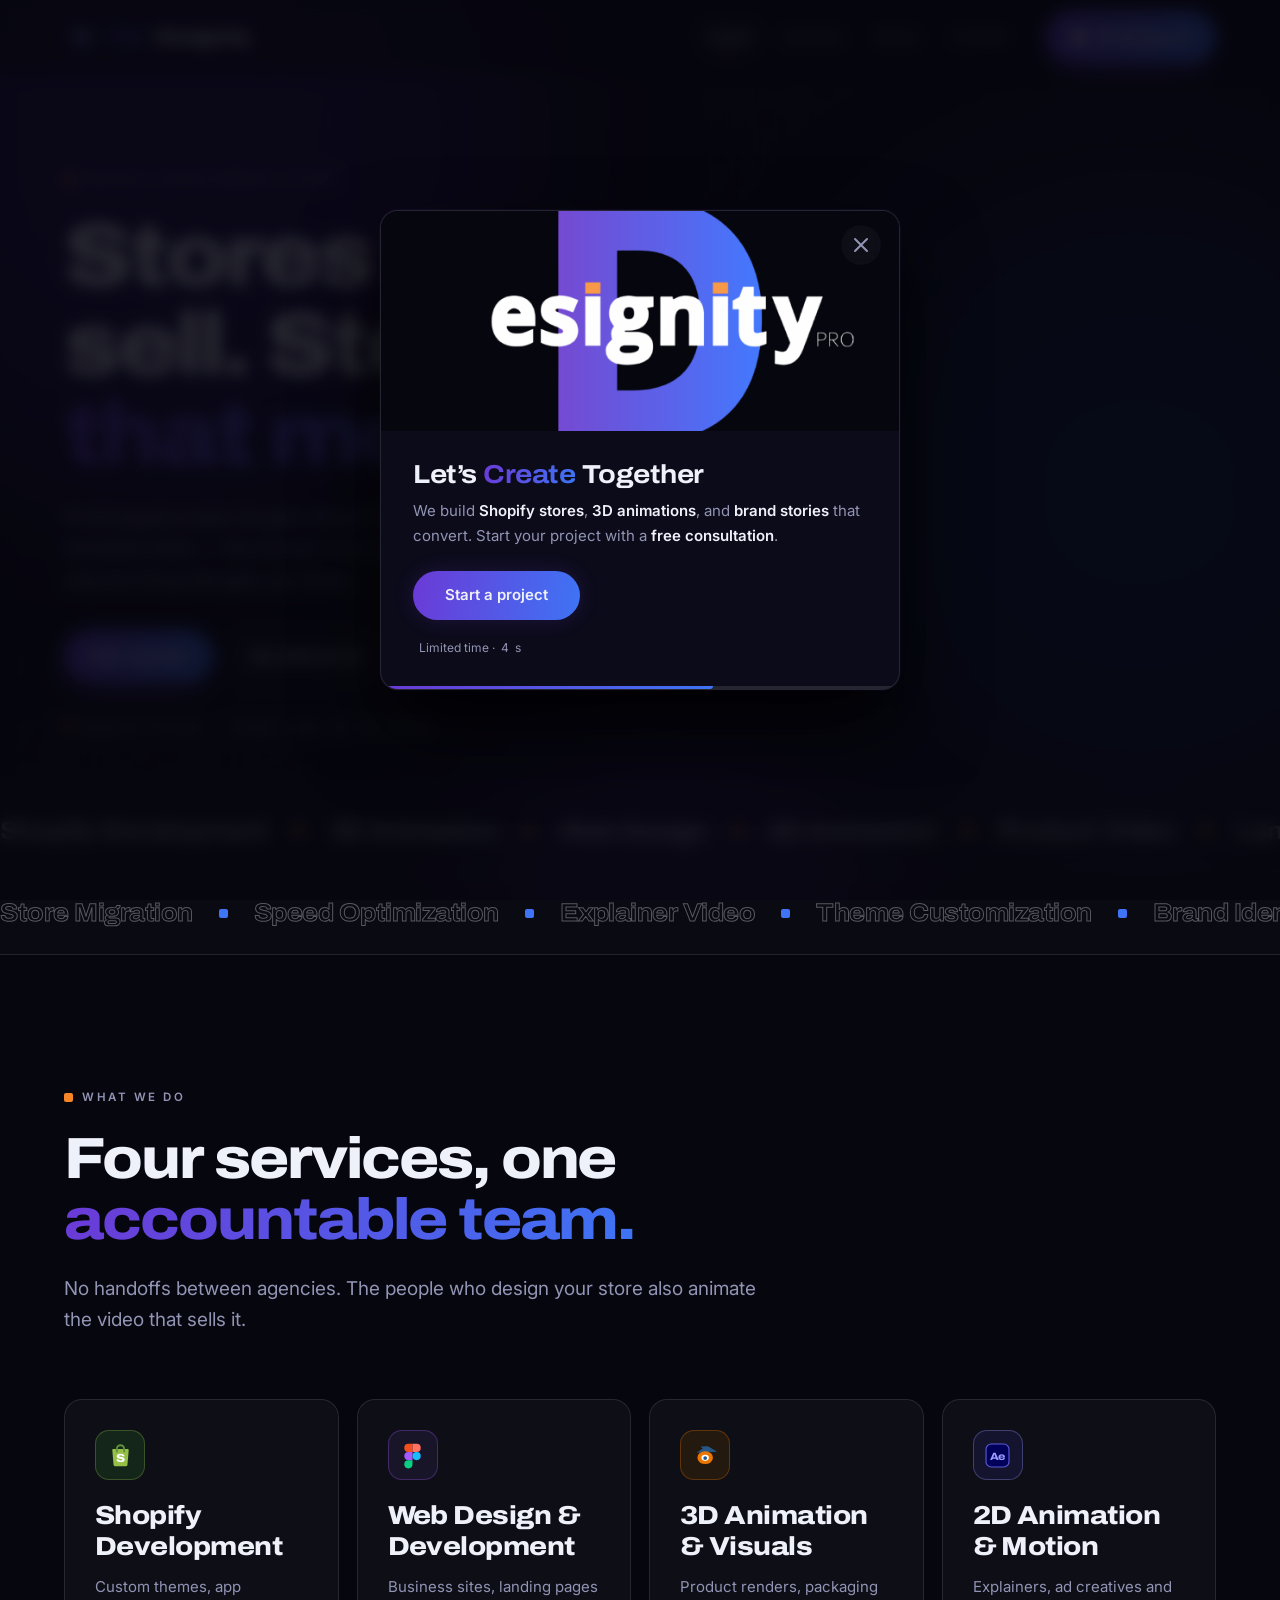
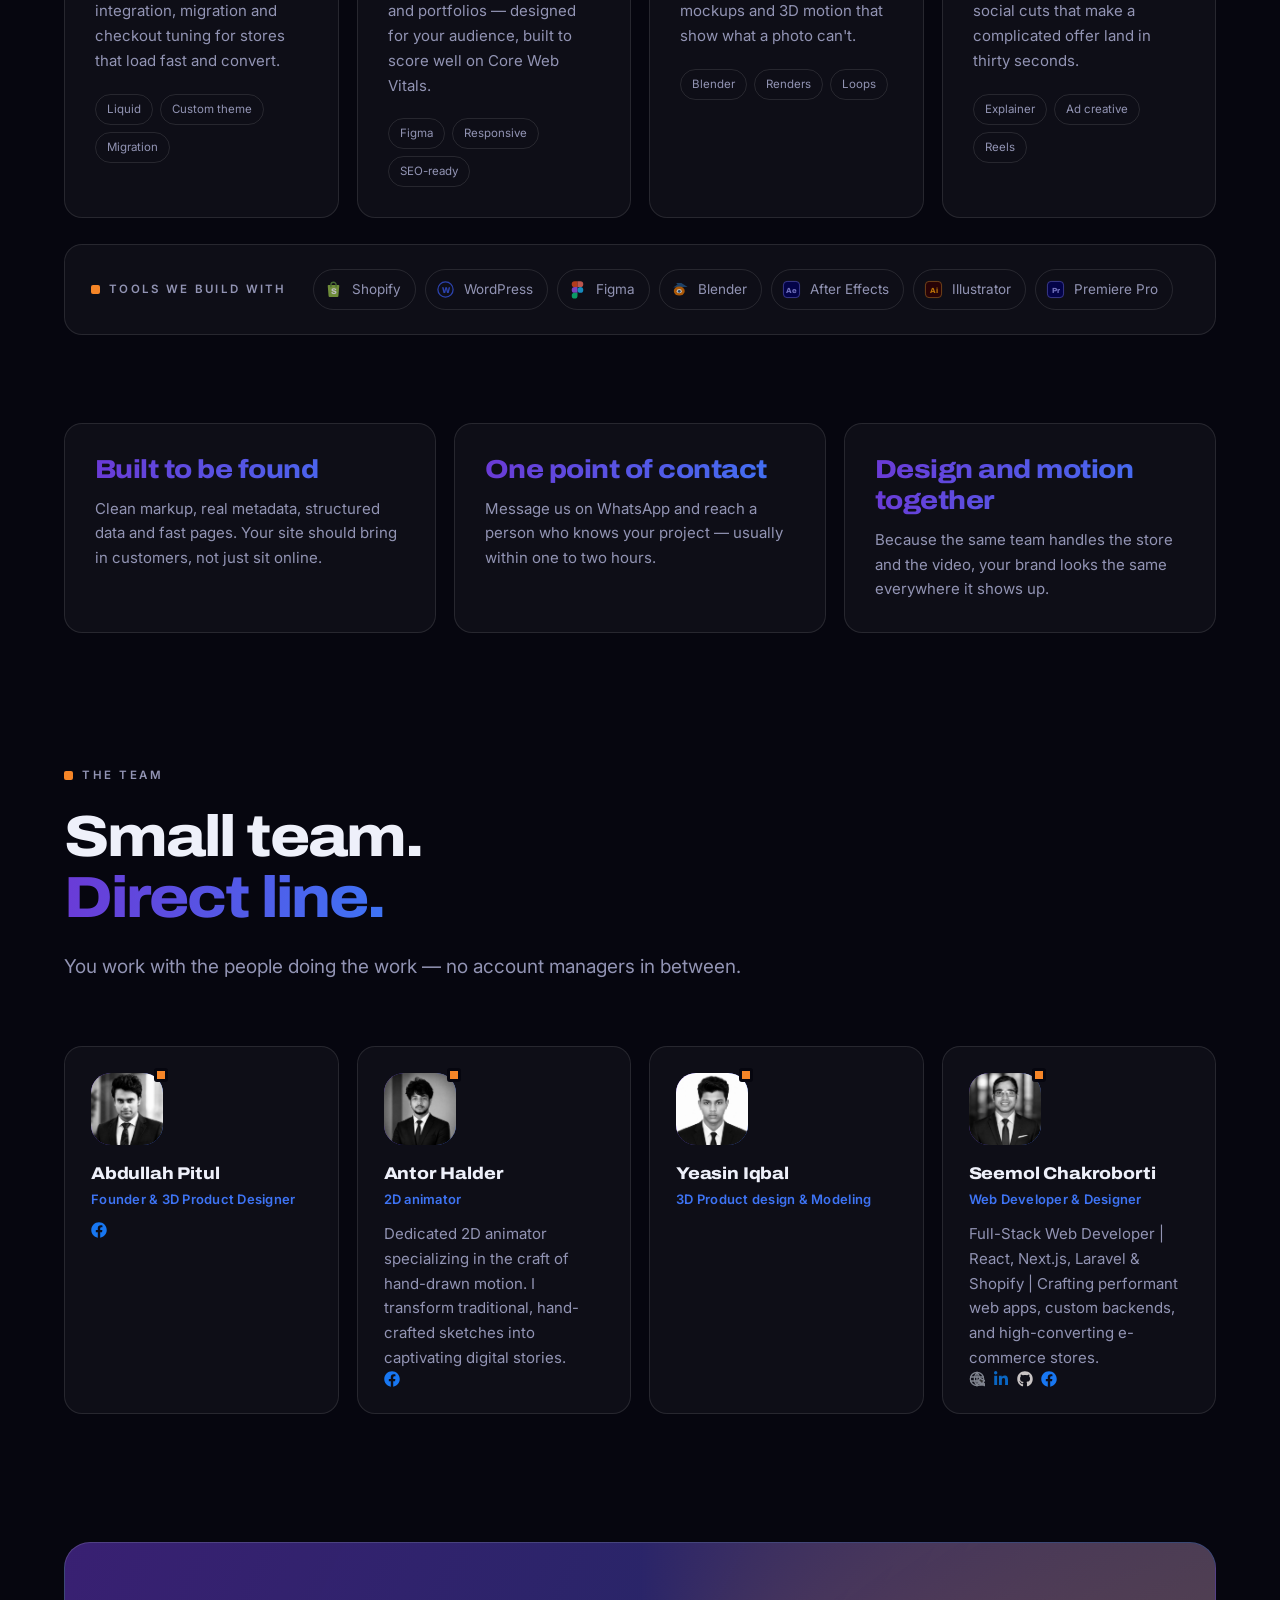
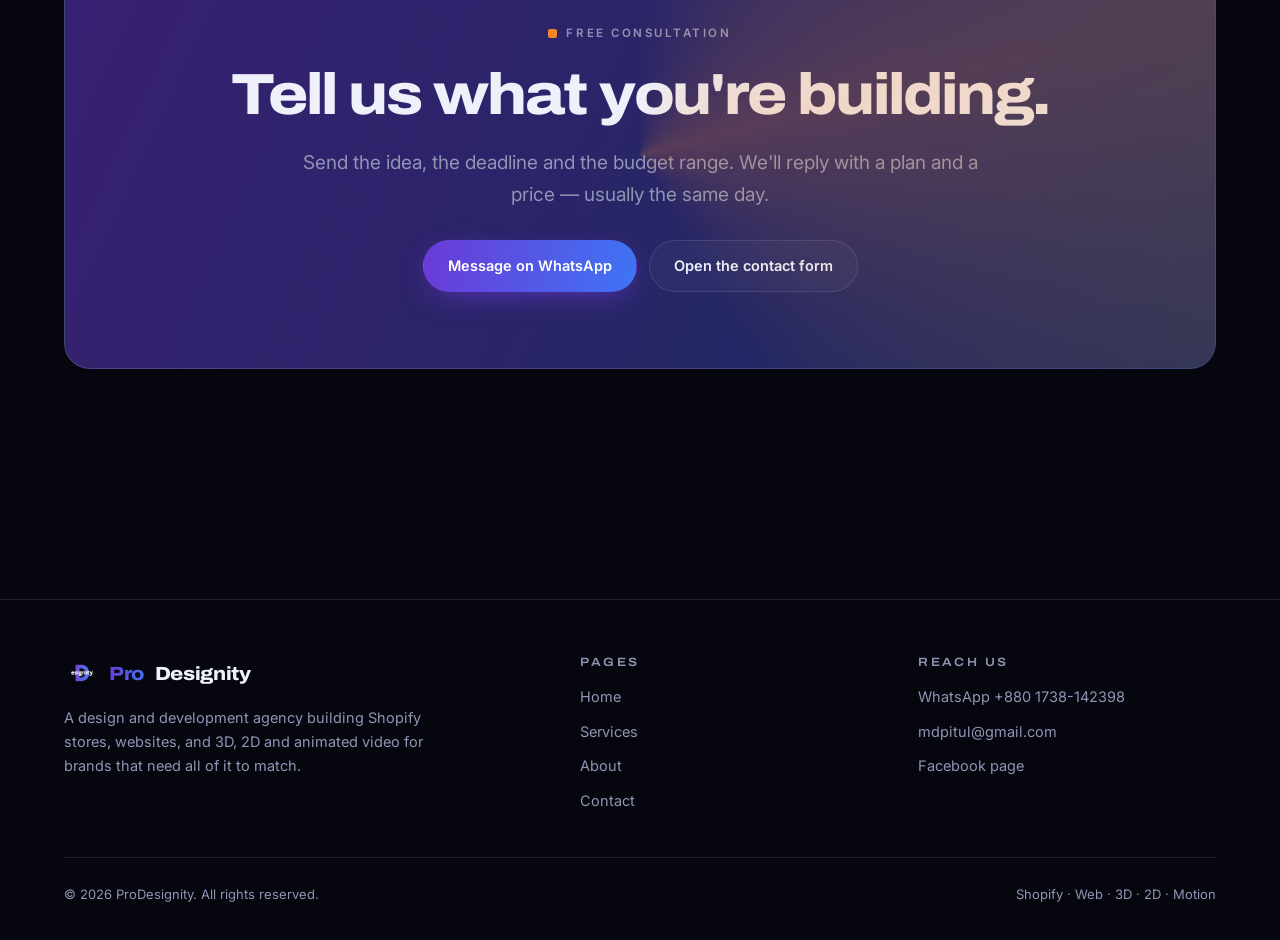
<file: index.html>
<!doctype html>
<html lang="en" data-route="home">
    <head>
        <meta charset="utf-8" />
        <meta name="viewport" content="width=device-width, initial-scale=1" />
        <meta name="theme-color" content="#06060F" />

        <!-- SEO:START -->
        <title>
            ProDesignity — Shopify Development, Web Design & 3D/2D Animation
            Agency
        </title>
        <meta
            name="description"
            content="ProDesignity is a digital agency building Shopify stores, fast websites, and 3D, 2D and animated video. Talk to us on WhatsApp: +880 1738-142398."
        />
        <link rel="canonical" href="https://prodesignity.com/" />
        <meta
            property="og:title"
            content="ProDesignity — Shopify Development, Web Design & 3D/2D Animation Agency"
        />
        <meta
            property="og:description"
            content="ProDesignity is a digital agency building Shopify stores, fast websites, and 3D, 2D and animated video."
        />
        <meta property="og:url" content="https://prodesignity.com/" />
        <!-- SEO:END -->

        <meta
            name="keywords"
            content="ProDesignity, Pro Designity, Shopify developer, Shopify development agency, web design Bangladesh, 3D animation, 2D animation, animated explainer video, motion graphics, ecommerce website development"
        />
        <meta name="author" content="ProDesignity" />
        <meta name="robots" content="index, follow, max-image-preview:large" />
        <meta property="og:type" content="website" />
        <meta property="og:site_name" content="ProDesignity" />
        <meta property="og:locale" content="en_US" />
        <meta
            property="og:image"
            content="https://prodesignity.com/assets/prodesignity-logo.png"
        />
        <meta name="twitter:card" content="summary_large_image" />
        <meta
            name="twitter:title"
            content="ProDesignity — Shopify, Web & Animation Studio"
        />
        <meta
            name="twitter:description"
            content="Shopify stores, fast websites, and 3D/2D animated video."
        />
        <meta
            name="twitter:image"
            content="https://prodesignity.com/assets/prodesignity-logo.png"
        />

        <link rel="icon" href="assets/favicon.ico" sizes="any" />
        <link rel="icon" href="assets/logo-96.png" type="image/png" />
        <link rel="apple-touch-icon" href="assets/apple-touch-icon.png" />

        <link rel="preconnect" href="https://fonts.googleapis.com" />
        <link rel="preconnect" href="https://fonts.gstatic.com" crossorigin />
        <link
            href="https://fonts.googleapis.com/css2?family=Archivo:wdth,wght@62..125,400..900&family=Inter:wght@400..700&display=swap"
            rel="stylesheet"
        />

        <script
            type="application/ld+json"
            src="./assets/json/schema.json"
        ></script>

        <link rel="stylesheet" href="./assets/css/main.css" />
        <link rel="stylesheet" href="./assets/css/popup.css" />
    </head>
    <body>
        <a class="skip" href="#main">Skip to content</a>

        <div class="aurora" aria-hidden="true"><i></i><i></i><i></i></div>
        <div class="grain" aria-hidden="true"></div>

        <svg width="0" height="0" aria-hidden="true" style="position: absolute">
            <defs>
                <clipPath id="dLens" clipPathUnits="objectBoundingBox">
                    <path
                        d="M0.06,0.04 H0.46 C0.78,0.04 0.96,0.22 0.96,0.5 C0.96,0.78 0.78,0.96 0.46,0.96 H0.06 Z"
                    />
                </clipPath>
                <linearGradient id="gStroke" x1="0" y1="0" x2="1" y2="1">
                    <stop offset="0%" stop-color="#6B3AD6" />
                    <stop offset="100%" stop-color="#3E74F5" />
                </linearGradient>
            </defs>
        </svg>

        <div class="wrap">
            <!-- ================= NAV ================= -->
            <header class="nav" id="nav">
                <div class="container nav-in">
                    <a class="brand" href="/" data-link>
                        <img
                            src="[data-uri]"
                            alt="ProDesignity logo"
                            width="34"
                            height="34"
                        />
                        <span>Pro</span><b>Designity</b>
                    </a>
                    <button
                        class="burger"
                        id="burger"
                        aria-label="Open menu"
                        aria-expanded="false"
                    >
                        <span></span>
                    </button>
                    <nav class="nav-links" id="menu" aria-label="Main">
                        <a href="/" data-link data-nav="home">Home</a>
                        <a href="/services" data-link data-nav="services"
                            >Services</a
                        >
                        <a href="/about" data-link data-nav="about">About</a>
                        <a href="/contact" data-link data-nav="contact"
                            >Contact</a
                        >
                    </nav>
                    <div class="nav-cta">
                        <a
                            class="btn btn-primary"
                            href="https://wa.me/8801738142398"
                            target="_blank"
                            rel="noopener"
                        >
                            <svg viewBox="0 0 24 24" fill="currentColor">
                                <path
                                    d="M17.5 14.4c-.3-.2-1.7-.9-2-1-.3-.1-.5-.1-.7.1-.2.3-.7 1-.9 1.2-.2.2-.3.2-.6.1-.3-.2-1.2-.5-2.3-1.4-.9-.8-1.4-1.7-1.6-2-.2-.3 0-.5.1-.6l.5-.5c.1-.2.2-.3.3-.5 0-.2 0-.4 0-.5 0-.2-.7-1.6-.9-2.2-.2-.6-.5-.5-.7-.5h-.6c-.2 0-.5.1-.8.4-.3.3-1 1-1 2.5s1.1 2.9 1.2 3.1c.2.2 2.1 3.2 5.1 4.5.7.3 1.3.5 1.7.6.7.2 1.4.2 1.9.1.6-.1 1.7-.7 2-1.4.2-.7.2-1.3.2-1.4-.1-.2-.3-.2-.6-.4zM12 2a10 10 0 00-8.6 15L2 22l5.2-1.4A10 10 0 1012 2z"
                                />
                            </svg>
                            WhatsApp us
                        </a>
                    </div>
                </div>
            </header>

            <main id="main">
                <!-- ================================================================= -->
                <!-- ============================ HOME =============================== -->
                <!-- ================================================================= -->
                <div class="route" data-page="home">
                    <section class="hero">
                        <div class="container hero-grid">
                            <div>
                                <p class="eyebrow fade-up">
                                    Design &amp; development studio
                                </p>
                                <h1>
                                    <span class="line"><i>Stores that</i></span>
                                    <span class="line"
                                        ><i>sell. Stories</i></span
                                    >
                                    <span class="line"
                                        ><i class="grad">that move.</i></span
                                    >
                                </h1>
                                <p class="lead fade-up">
                                    ProDesignity builds Shopify stores, fast
                                    websites, and 3D, 2D and animated video —
                                    the full set, from one team. Tell us the
                                    goal; we ship the thing that gets you there.
                                </p>
                                <div class="hero-actions fade-up d2">
                                    <a
                                        class="btn btn-primary"
                                        href="/contact"
                                        data-link
                                        >Start a project</a
                                    >
                                    <a
                                        class="btn btn-ghost"
                                        href="/services"
                                        data-link
                                        >See what we do</a
                                    >
                                </div>
                                <div class="hero-meta fade-up d2">
                                    <span
                                        ><i class="dot"></i> Replies in 1–2
                                        hours</span
                                    >
                                    <span
                                        >Shopify · Web · 3D · 2D · Motion</span
                                    >
                                </div>
                            </div>
                        </div>
                    </section>

                    <div class="marquee" aria-hidden="true">
                        <div class="mq-track">
                            <span>Shopify Development</span
                            ><span>3D Animation</span><span>Web Design</span
                            ><span>2D Animation</span><span>Product Video</span
                            ><span>Landing Pages</span>
                            <span>Shopify Development</span
                            ><span>3D Animation</span><span>Web Design</span
                            ><span>2D Animation</span><span>Product Video</span
                            ><span>Landing Pages</span>
                        </div>
                    </div>
                    <div class="marquee rev" aria-hidden="true">
                        <div class="mq-track">
                            <span>Store Migration</span
                            ><span>Speed Optimization</span
                            ><span>Explainer Video</span
                            ><span>Theme Customization</span
                            ><span>Brand Identity</span
                            ><span>UI/UX Design</span>
                            <span>Store Migration</span
                            ><span>Speed Optimization</span
                            ><span>Explainer Video</span
                            ><span>Theme Customization</span
                            ><span>Brand Identity</span
                            ><span>UI/UX Design</span>
                        </div>
                    </div>

                    <section class="section">
                        <div class="container">
                            <div class="section-head reveal">
                                <p class="eyebrow">What we do</p>
                                <h2>
                                    Four services, one<br /><span class="grad"
                                        >accountable team.</span
                                    >
                                </h2>
                                <p class="lead">
                                    No handoffs between agencies. The people who
                                    design your store also animate the video
                                    that sells it.
                                </p>
                            </div>
                            <div class="grid g-4">
                                <article class="card reveal">
                                    <div class="ico brand b-shopify">
                                        <svg
                                            viewBox="0 0 24 24"
                                            aria-hidden="true"
                                        >
                                            <path
                                                d="M4.7 7.2c0-.5.4-.95.95-1h12.7c.55.05.95.5.95 1l-1.1 13.1a1.25 1.25 0 01-1.25 1.15H7.05A1.25 1.25 0 015.8 20.3z"
                                                fill="#95BF47"
                                            />
                                            <path
                                                d="M8.75 8.5V6.1A3.25 3.25 0 0112 2.85 3.25 3.25 0 0115.25 6.1v2.4"
                                                fill="none"
                                                stroke="#5E8E3E"
                                                stroke-width="1.7"
                                                stroke-linecap="round"
                                            />
                                            <text
                                                x="12"
                                                y="17.9"
                                                text-anchor="middle"
                                                font-family="Archivo,Arial,sans-serif"
                                                font-size="10.5"
                                                font-weight="800"
                                                fill="#fff"
                                            >
                                                S
                                            </text>
                                        </svg>
                                    </div>
                                    <h3>Shopify Development</h3>
                                    <p>
                                        Custom themes, app integration,
                                        migration and checkout tuning for stores
                                        that load fast and convert.
                                    </p>
                                    <div class="tags">
                                        <span class="tag">Liquid</span
                                        ><span class="tag">Custom theme</span
                                        ><span class="tag">Migration</span>
                                    </div>
                                </article>
                                <article class="card reveal">
                                    <div class="ico brand b-figma">
                                        <svg
                                            viewBox="0 0 24 24"
                                            aria-hidden="true"
                                        >
                                            <path
                                                d="M12 1.6H8.35a3.65 3.65 0 100 7.3H12z"
                                                fill="#F24E1E"
                                            />
                                            <path
                                                d="M12 1.6h3.65a3.65 3.65 0 010 7.3H12z"
                                                fill="#FF7262"
                                            />
                                            <path
                                                d="M12 8.9H8.35a3.65 3.65 0 100 7.3H12z"
                                                fill="#A259FF"
                                            />
                                            <circle
                                                cx="15.65"
                                                cy="12.55"
                                                r="3.65"
                                                fill="#1ABCFE"
                                            />
                                            <path
                                                d="M12 16.2H8.35a3.65 3.65 0 103.65 3.65z"
                                                fill="#0ACF83"
                                            />
                                        </svg>
                                    </div>
                                    <h3>Web Design &amp; Development</h3>
                                    <p>
                                        Business sites, landing pages and
                                        portfolios — designed for your audience,
                                        built to score well on Core Web Vitals.
                                    </p>
                                    <div class="tags">
                                        <span class="tag">Figma</span
                                        ><span class="tag">Responsive</span
                                        ><span class="tag">SEO-ready</span>
                                    </div>
                                </article>
                                <article class="card reveal">
                                    <div class="ico brand b-blender">
                                        <svg
                                            viewBox="0 0 24 24"
                                            aria-hidden="true"
                                        >
                                            <g transform="translate(1.1,-0.5)">
                                                <path
                                                    d="M2.9 10.1l5.6-3.8-1.9-1.9 6.6-.1 7.9 4.9-8.9.2z"
                                                    fill="#265787"
                                                />
                                                <ellipse
                                                    cx="10.6"
                                                    cy="14.4"
                                                    rx="6.9"
                                                    ry="5.7"
                                                    fill="#EA7600"
                                                />
                                                <ellipse
                                                    cx="10.6"
                                                    cy="14.6"
                                                    rx="3.3"
                                                    ry="2.7"
                                                    fill="#fff"
                                                />
                                                <circle
                                                    cx="10.6"
                                                    cy="14.8"
                                                    r="1.65"
                                                    fill="#265787"
                                                />
                                            </g>
                                        </svg>
                                    </div>
                                    <h3>3D Animation &amp; Visuals</h3>
                                    <p>
                                        Product renders, packaging mockups and
                                        3D motion that show what a photo can't.
                                    </p>
                                    <div class="tags">
                                        <span class="tag">Blender</span
                                        ><span class="tag">Renders</span
                                        ><span class="tag">Loops</span>
                                    </div>
                                </article>
                                <article class="card reveal">
                                    <div class="ico brand b-ae">
                                        <svg
                                            viewBox="0 0 24 24"
                                            aria-hidden="true"
                                        >
                                            <rect
                                                x="1.8"
                                                y="1.8"
                                                width="20.4"
                                                height="20.4"
                                                rx="4.6"
                                                fill="#00005B"
                                                stroke="#5A5AD6"
                                                stroke-width="1"
                                            />
                                            <text
                                                x="12"
                                                y="16.4"
                                                text-anchor="middle"
                                                font-family="Archivo,Arial,sans-serif"
                                                font-size="9.4"
                                                font-weight="800"
                                                fill="#9999FF"
                                            >
                                                Ae
                                            </text>
                                        </svg>
                                    </div>
                                    <h3>2D Animation &amp; Motion</h3>
                                    <p>
                                        Explainers, ad creatives and social cuts
                                        that make a complicated offer land in
                                        thirty seconds.
                                    </p>
                                    <div class="tags">
                                        <span class="tag">Explainer</span
                                        ><span class="tag">Ad creative</span
                                        ><span class="tag">Reels</span>
                                    </div>
                                </article>
                            </div>

                            <div class="tools reveal">
                                <span class="tools-label"
                                    >Tools we build with</span
                                >
                                <ul class="tool-list">
                                    <li>
                                        <svg
                                            viewBox="0 0 24 24"
                                            aria-hidden="true"
                                        >
                                            <path
                                                d="M4.7 7.2c0-.5.4-.95.95-1h12.7c.55.05.95.5.95 1l-1.1 13.1a1.25 1.25 0 01-1.25 1.15H7.05A1.25 1.25 0 015.8 20.3z"
                                                fill="#95BF47"
                                            />
                                            <path
                                                d="M8.75 8.5V6.1A3.25 3.25 0 0112 2.85 3.25 3.25 0 0115.25 6.1v2.4"
                                                fill="none"
                                                stroke="#5E8E3E"
                                                stroke-width="1.7"
                                                stroke-linecap="round"
                                            />
                                            <text
                                                x="12"
                                                y="17.9"
                                                text-anchor="middle"
                                                font-family="Archivo,Arial,sans-serif"
                                                font-size="10.5"
                                                font-weight="800"
                                                fill="#fff"
                                            >
                                                S
                                            </text></svg
                                        >Shopify
                                    </li>
                                    <li>
                                        <svg
                                            viewBox="0 0 24 24"
                                            aria-hidden="true"
                                        >
                                            <circle
                                                cx="12"
                                                cy="12"
                                                r="9.6"
                                                fill="none"
                                                stroke="#3858E9"
                                                stroke-width="1.6"
                                            />
                                            <text
                                                x="12"
                                                y="16.2"
                                                text-anchor="middle"
                                                font-family="Archivo,Arial,sans-serif"
                                                font-size="10.6"
                                                font-weight="800"
                                                fill="#3858E9"
                                            >
                                                W
                                            </text></svg
                                        >WordPress
                                    </li>
                                    <li>
                                        <svg
                                            viewBox="0 0 24 24"
                                            aria-hidden="true"
                                        >
                                            <path
                                                d="M12 1.6H8.35a3.65 3.65 0 100 7.3H12z"
                                                fill="#F24E1E"
                                            />
                                            <path
                                                d="M12 1.6h3.65a3.65 3.65 0 010 7.3H12z"
                                                fill="#FF7262"
                                            />
                                            <path
                                                d="M12 8.9H8.35a3.65 3.65 0 100 7.3H12z"
                                                fill="#A259FF"
                                            />
                                            <circle
                                                cx="15.65"
                                                cy="12.55"
                                                r="3.65"
                                                fill="#1ABCFE"
                                            />
                                            <path
                                                d="M12 16.2H8.35a3.65 3.65 0 103.65 3.65z"
                                                fill="#0ACF83"
                                            /></svg
                                        >Figma
                                    </li>
                                    <li>
                                        <svg
                                            viewBox="0 0 24 24"
                                            aria-hidden="true"
                                        >
                                            <g transform="translate(1.1,-0.5)">
                                                <path
                                                    d="M2.9 10.1l5.6-3.8-1.9-1.9 6.6-.1 7.9 4.9-8.9.2z"
                                                    fill="#265787"
                                                />
                                                <ellipse
                                                    cx="10.6"
                                                    cy="14.4"
                                                    rx="6.9"
                                                    ry="5.7"
                                                    fill="#EA7600"
                                                />
                                                <ellipse
                                                    cx="10.6"
                                                    cy="14.6"
                                                    rx="3.3"
                                                    ry="2.7"
                                                    fill="#fff"
                                                />
                                                <circle
                                                    cx="10.6"
                                                    cy="14.8"
                                                    r="1.65"
                                                    fill="#265787"
                                                />
                                            </g></svg
                                        >Blender
                                    </li>
                                    <li>
                                        <svg
                                            viewBox="0 0 24 24"
                                            aria-hidden="true"
                                        >
                                            <rect
                                                x="1.8"
                                                y="1.8"
                                                width="20.4"
                                                height="20.4"
                                                rx="4.6"
                                                fill="#00005B"
                                                stroke="#5A5AD6"
                                                stroke-width="1"
                                            />
                                            <text
                                                x="12"
                                                y="16.4"
                                                text-anchor="middle"
                                                font-family="Archivo,Arial,sans-serif"
                                                font-size="9.4"
                                                font-weight="800"
                                                fill="#9999FF"
                                            >
                                                Ae
                                            </text></svg
                                        >After Effects
                                    </li>
                                    <li>
                                        <svg
                                            viewBox="0 0 24 24"
                                            aria-hidden="true"
                                        >
                                            <rect
                                                x="1.8"
                                                y="1.8"
                                                width="20.4"
                                                height="20.4"
                                                rx="4.6"
                                                fill="#330000"
                                                stroke="#B36A1E"
                                                stroke-width="1"
                                            />
                                            <text
                                                x="12"
                                                y="16.4"
                                                text-anchor="middle"
                                                font-family="Archivo,Arial,sans-serif"
                                                font-size="9.4"
                                                font-weight="800"
                                                fill="#FF9A00"
                                            >
                                                Ai
                                            </text></svg
                                        >Illustrator
                                    </li>
                                    <li>
                                        <svg
                                            viewBox="0 0 24 24"
                                            aria-hidden="true"
                                        >
                                            <rect
                                                x="1.8"
                                                y="1.8"
                                                width="20.4"
                                                height="20.4"
                                                rx="4.6"
                                                fill="#00005B"
                                                stroke="#5A5AD6"
                                                stroke-width="1"
                                            />
                                            <text
                                                x="12"
                                                y="16.4"
                                                text-anchor="middle"
                                                font-family="Archivo,Arial,sans-serif"
                                                font-size="9.4"
                                                font-weight="800"
                                                fill="#9999FF"
                                            >
                                                Pr
                                            </text></svg
                                        >Premiere Pro
                                    </li>
                                </ul>
                            </div>
                        </div>
                    </section>

                    <section
                        class="section"
                        style="padding-top: 0; margin-top: -40px"
                    >
                        <div class="container">
                            <div class="grid g-3">
                                <div class="card reveal">
                                    <h3 class="grad">Built to be found</h3>
                                    <p>
                                        Clean markup, real metadata, structured
                                        data and fast pages. Your site should
                                        bring in customers, not just sit online.
                                    </p>
                                </div>
                                <div class="card reveal">
                                    <h3 class="grad">One point of contact</h3>
                                    <p>
                                        Message us on WhatsApp and reach a
                                        person who knows your project — usually
                                        within one to two hours.
                                    </p>
                                </div>
                                <div class="card reveal">
                                    <h3 class="grad">
                                        Design and motion together
                                    </h3>
                                    <p>
                                        Because the same team handles the store
                                        and the video, your brand looks the same
                                        everywhere it shows up.
                                    </p>
                                </div>
                            </div>
                        </div>
                    </section>

                    <!-- ============ TEAM (edit names, roles and initials below) ============ -->
                    <section class="section" style="padding-top: 0">
                        <div class="container">
                            <div class="section-head reveal">
                                <p class="eyebrow">The team</p>
                                <h2>
                                    Small team.<br /><span class="grad"
                                        >Direct line.</span
                                    >
                                </h2>
                                <p class="lead">
                                    You work with the people doing the work — no
                                    account managers in between.
                                </p>
                            </div>
                            <div id="team-section" class="grid g-4">
                                <article class="card member reveal">
                                    <div class="avatar">MP</div>
                                    <h4>Md Pitul</h4>
                                    <div class="role">
                                        Founder &amp; Shopify Developer
                                    </div>
                                    <p>
                                        Leads builds and client calls. Handles
                                        theme development, migrations and store
                                        performance.
                                    </p>
                                </article>
                            </div>
                        </div>
                    </section>

                    <section class="section" style="padding-top: 0">
                        <div class="container">
                            <div class="cta-band reveal">
                                <p
                                    class="eyebrow"
                                    style="justify-content: center"
                                >
                                    Free consultation
                                </p>
                                <h2>Tell us what you're building.</h2>
                                <p
                                    class="lead"
                                    style="
                                        margin-inline: auto;
                                        text-align: center;
                                    "
                                >
                                    Send the idea, the deadline and the budget
                                    range. We'll reply with a plan and a price —
                                    usually the same day.
                                </p>
                                <div class="btnrow">
                                    <a
                                        class="btn btn-primary"
                                        href="https://wa.me/8801738142398"
                                        target="_blank"
                                        rel="noopener"
                                        >Message on WhatsApp</a
                                    >
                                    <a
                                        class="btn btn-ghost"
                                        href="/contact"
                                        data-link
                                        >Open the contact form</a
                                    >
                                </div>
                            </div>
                        </div>
                    </section>
                </div>

                <!-- ================================================================= -->
                <!-- ========================== SERVICES ============================= -->
                <!-- ================================================================= -->
                <div class="route" data-page="services">
                    <section class="page-head">
                        <div class="container">
                            <p class="crumb">
                                <a href="/" data-link>Home</a> / Services
                            </p>
                            <h1>
                                Shopify, web,<br /><span class="grad"
                                    >3D and motion.</span
                                >
                            </h1>
                            <p class="lead">
                                Everything ProDesignity offers, with what you
                                actually receive at the end of each engagement.
                            </p>
                        </div>
                    </section>

                    <div class="marquee" aria-hidden="true">
                        <div class="mq-track">
                            <span>Custom Shopify Themes</span
                            ><span>Store Migration</span><span>Product 3D</span
                            ><span>Explainer Video</span
                            ><span>Landing Pages</span
                            ><span>Speed Optimization</span>
                            <span>Custom Shopify Themes</span
                            ><span>Store Migration</span><span>Product 3D</span
                            ><span>Explainer Video</span
                            ><span>Landing Pages</span
                            ><span>Speed Optimization</span>
                        </div>
                    </div>

                    <section class="section">
                        <div class="container">
                            <div class="srow reveal">
                                <div class="num">S1</div>
                                <div>
                                    <h2
                                        style="
                                            font-size: clamp(26px, 3.2vw, 38px);
                                        "
                                    >
                                        Shopify Development
                                    </h2>
                                    <p class="lead" style="margin-top: 14px">
                                        Your store is your storefront, warehouse
                                        and salesperson at once. We build it so
                                        none of those three slow the others
                                        down.
                                    </p>
                                </div>
                                <ul>
                                    <li>
                                        Custom theme design and Liquid
                                        development
                                    </li>
                                    <li>
                                        Theme customization on Dawn and premium
                                        themes
                                    </li>
                                    <li>
                                        Migration from WooCommerce, Wix or a
                                        custom cart
                                    </li>
                                    <li>
                                        Product, collection and variant setup
                                    </li>
                                    <li>
                                        App integration, payments and shipping
                                        configuration
                                    </li>
                                    <li>
                                        Speed and Core Web Vitals optimization
                                    </li>
                                </ul>
                            </div>

                            <div class="srow reveal">
                                <div class="num">S2</div>
                                <div>
                                    <h2
                                        style="
                                            font-size: clamp(26px, 3.2vw, 38px);
                                        "
                                    >
                                        Web Design &amp; Development
                                    </h2>
                                    <p class="lead" style="margin-top: 14px">
                                        Sites for businesses that need to be
                                        understood in ten seconds and found on
                                        the first page.
                                    </p>
                                </div>
                                <ul>
                                    <li>
                                        Business websites, portfolios and
                                        one-page landers
                                    </li>
                                    <li>
                                        UI/UX design in Figma, then a responsive
                                        build
                                    </li>
                                    <li>
                                        WordPress or hand-coded static,
                                        whichever fits
                                    </li>
                                    <li>
                                        On-page SEO, metadata and structured
                                        data
                                    </li>
                                    <li>
                                        Contact forms, WhatsApp routing and
                                        analytics
                                    </li>
                                    <li>
                                        Ongoing maintenance and content updates
                                    </li>
                                </ul>
                            </div>

                            <div class="srow reveal">
                                <div class="num">S3</div>
                                <div>
                                    <h2
                                        style="
                                            font-size: clamp(26px, 3.2vw, 38px);
                                        "
                                    >
                                        3D Animation &amp; Product Visuals
                                    </h2>
                                    <p class="lead" style="margin-top: 14px">
                                        For products that photograph badly,
                                        don't exist yet, or need to be shown
                                        from the inside.
                                    </p>
                                </div>
                                <ul>
                                    <li>3D product modelling and texturing</li>
                                    <li>
                                        Photoreal renders for listings and ads
                                    </li>
                                    <li>Packaging and label mockups</li>
                                    <li>
                                        Short 3D product animation and
                                        turntables
                                    </li>
                                    <li>
                                        Looping 3D assets for hero sections and
                                        reels
                                    </li>
                                </ul>
                            </div>

                            <div class="srow reveal">
                                <div class="num">S4</div>
                                <div>
                                    <h2
                                        style="
                                            font-size: clamp(26px, 3.2vw, 38px);
                                        "
                                    >
                                        2D Animation &amp; Motion Graphics
                                    </h2>
                                    <p class="lead" style="margin-top: 14px">
                                        Explain the offer, then get out of the
                                        way. Scripted, storyboarded and cut for
                                        the platform it runs on.
                                    </p>
                                </div>
                                <ul>
                                    <li>
                                        Animated explainer video with script and
                                        storyboard
                                    </li>
                                    <li>
                                        2D character and infographic animation
                                    </li>
                                    <li>
                                        Facebook, Instagram and TikTok ad
                                        creative
                                    </li>
                                    <li>Logo animation and motion branding</li>
                                    <li>
                                        Subtitles, voiceover sync and
                                        platform-ready exports
                                    </li>
                                </ul>
                            </div>
                        </div>
                    </section>

                    <section class="section" style="padding-top: 0">
                        <div class="container">
                            <div class="section-head reveal">
                                <p class="eyebrow">How a project runs</p>
                                <h2>Four steps, in order.</h2>
                            </div>
                            <div class="steps reveal">
                                <div class="step">
                                    <em>STEP 01</em>
                                    <h4>Talk it through</h4>
                                    <p>
                                        You send the goal, references and
                                        deadline. We ask the questions that
                                        change the price.
                                    </p>
                                </div>
                                <div class="step">
                                    <em>STEP 02</em>
                                    <h4>Plan and quote</h4>
                                    <p>
                                        A written scope with deliverables,
                                        timeline and a fixed price. Nothing
                                        starts before you approve it.
                                    </p>
                                </div>
                                <div class="step">
                                    <em>STEP 03</em>
                                    <h4>Design and build</h4>
                                    <p>
                                        You see progress in stages and give
                                        feedback at each one, so nothing
                                        surprises you at the end.
                                    </p>
                                </div>
                                <div class="step">
                                    <em>STEP 04</em>
                                    <h4>Launch and support</h4>
                                    <p>
                                        We hand over files and access, then stay
                                        reachable for fixes and updates after
                                        go-live.
                                    </p>
                                </div>
                            </div>
                        </div>
                    </section>

                    <section class="section" style="padding-top: 0">
                        <div class="container">
                            <div class="cta-band reveal">
                                <h2>Not sure which one you need?</h2>
                                <p
                                    class="lead"
                                    style="
                                        margin-inline: auto;
                                        text-align: center;
                                    "
                                >
                                    Describe the problem instead of the service.
                                    We'll tell you what would actually fix it.
                                </p>
                                <div class="btnrow">
                                    <a
                                        class="btn btn-primary"
                                        href="/contact"
                                        data-link
                                        >Ask us</a
                                    >
                                    <a
                                        class="btn btn-ghost"
                                        href="https://wa.me/8801738142398"
                                        target="_blank"
                                        rel="noopener"
                                        >WhatsApp</a
                                    >
                                </div>
                            </div>
                        </div>
                    </section>
                </div>

                <!-- ================================================================= -->
                <!-- ============================ ABOUT ============================== -->
                <!-- ================================================================= -->
                <div class="route" data-page="about">
                    <section class="page-head">
                        <div class="container">
                            <p class="crumb">
                                <a href="/" data-link>Home</a> / About
                            </p>
                            <h1>
                                We're <span class="grad">ProDesignity.</span>
                            </h1>
                            <p class="lead">
                                A design and development agency working with
                                store owners, founders and brands who need their
                                online presence to do real work.
                            </p>
                        </div>
                    </section>

                    <section
                        class="section"
                        style="padding-top: clamp(30px, 4vw, 56px)"
                    >
                        <div class="container">
                            <div class="grid g-2">
                                <div class="reveal">
                                    <p class="eyebrow">Why we exist</p>
                                    <h2
                                        style="
                                            font-size: clamp(26px, 3.2vw, 40px);
                                        "
                                    >
                                        Most brands hire three vendors and get
                                        four styles.
                                    </h2>
                                    <p class="lead">
                                        A store from one freelancer, a landing
                                        page from another, a promo video from a
                                        third. Each piece is fine on its own,
                                        and together they look like three
                                        different companies.
                                    </p>
                                    <p class="lead">
                                        ProDesignity was set up to remove that
                                        gap. We handle the Shopify build, the
                                        website, the 3D product visuals and the
                                        animated video under one roof, so the
                                        brand you spent money on stays intact
                                        from the ad to the checkout button.
                                    </p>
                                </div>
                                <div class="reveal">
                                    <p class="eyebrow">How we work</p>
                                    <h2
                                        style="
                                            font-size: clamp(26px, 3.2vw, 40px);
                                        "
                                    >
                                        Fixed scope, plain language, no
                                        disappearing.
                                    </h2>
                                    <p class="lead">
                                        You get a written scope before anything
                                        starts, progress you can see at each
                                        stage, and a person who answers
                                        messages. We quote in advance and stick
                                        to it.
                                    </p>
                                    <p class="lead">
                                        Most of our clients come from referrals
                                        and from our Facebook page, which tells
                                        you how we'd rather grow: by finishing
                                        what we start.
                                    </p>
                                </div>
                            </div>
                        </div>
                    </section>

                    <section class="section" style="padding-top: 0">
                        <div class="container">
                            <div class="section-head reveal">
                                <p class="eyebrow">What we hold to</p>
                                <h2>
                                    Three things we<br /><span class="grad"
                                        >don't negotiate.</span
                                    >
                                </h2>
                            </div>
                            <div class="grid g-3">
                                <div class="card reveal">
                                    <h3>Speed is a feature</h3>
                                    <p>
                                        A beautiful store that takes six seconds
                                        to load is a broken store. Performance
                                        is part of the build, not an upsell.
                                    </p>
                                </div>
                                <div class="card reveal">
                                    <h3>Findable by default</h3>
                                    <p>
                                        Every page we ship has proper titles,
                                        descriptions, structured data and a
                                        sitemap. Being invisible is not a design
                                        choice.
                                    </p>
                                </div>
                                <div class="card reveal">
                                    <h3>You own everything</h3>
                                    <p>
                                        Files, source, accounts and admin access
                                        are handed over at the end. No hostage
                                        situations.
                                    </p>
                                </div>
                            </div>
                        </div>
                    </section>

                    <section class="section" style="padding-top: 0">
                        <div class="container">
                            <div class="grid g-4">
                                <div class="card reveal">
                                    <h3 class="grad">Shopify</h3>
                                    <p>
                                        Custom themes, migrations and conversion
                                        work for online stores.
                                    </p>
                                </div>
                                <div class="card reveal">
                                    <h3 class="grad">Web</h3>
                                    <p>
                                        Business sites and landing pages built
                                        to be fast and searchable.
                                    </p>
                                </div>
                                <div class="card reveal">
                                    <h3 class="grad">3D</h3>
                                    <p>
                                        Product visualisation, renders and short
                                        3D motion.
                                    </p>
                                </div>
                                <div class="card reveal">
                                    <h3 class="grad">2D Animation</h3>
                                    <p>
                                        Explainers, ad creative and animated
                                        brand assets.
                                    </p>
                                </div>
                            </div>
                        </div>
                    </section>

                    <section class="section" style="padding-top: 0">
                        <div class="container">
                            <div class="section-head reveal">
                                <p class="eyebrow">Common questions</p>
                                <h2>Before you message us.</h2>
                            </div>
                            <div class="faq reveal">
                                <details>
                                    <summary>
                                        Where are you based, and do you work
                                        with clients abroad?
                                    </summary>
                                    <p>
                                        We're based in Bangladesh and work with
                                        clients worldwide. Most communication
                                        happens over WhatsApp and email, and we
                                        schedule calls around your timezone.
                                    </p>
                                </details>
                                <details>
                                    <summary>
                                        How long does a Shopify store take?
                                    </summary>
                                    <p>
                                        A customized theme build with your
                                        products set up usually runs one to
                                        three weeks. A fully custom design with
                                        bespoke sections takes longer. You'll
                                        get a specific timeline in the quote
                                        before anything begins.
                                    </p>
                                </details>
                                <details>
                                    <summary>What does a project cost?</summary>
                                    <p>
                                        It depends on scope, so we quote per
                                        project rather than publishing a rate
                                        card. Send us the requirements and a
                                        budget range and we'll tell you honestly
                                        what's possible within it.
                                    </p>
                                </details>
                                <details>
                                    <summary>
                                        Can you do just the video, or just the
                                        website?
                                    </summary>
                                    <p>
                                        Yes. The services are bundled when it
                                        helps you and separate when it doesn't.
                                        Plenty of clients come to us only for
                                        animation or only for a store fix.
                                    </p>
                                </details>
                                <details>
                                    <summary>
                                        What happens after launch?
                                    </summary>
                                    <p>
                                        You get the files and full admin access.
                                        We stay available for updates, fixes and
                                        new sections — either ad hoc or on a
                                        monthly arrangement.
                                    </p>
                                </details>
                            </div>
                        </div>
                    </section>

                    <section class="section" style="padding-top: 0">
                        <div class="container">
                            <div class="cta-band reveal">
                                <h2>Let's build the next one together.</h2>
                                <div class="btnrow">
                                    <a
                                        class="btn btn-primary"
                                        href="/contact"
                                        data-link
                                        >Start a project</a
                                    >
                                    <a
                                        class="btn btn-ghost"
                                        href="https://www.facebook.com/proDesiginity"
                                        target="_blank"
                                        rel="noopener"
                                        >See our Facebook page</a
                                    >
                                </div>
                            </div>
                        </div>
                    </section>
                </div>

                <!-- ================================================================= -->
                <!-- =========================== CONTACT ============================= -->
                <!-- ================================================================= -->
                <div class="route" data-page="contact">
                    <section class="page-head">
                        <div class="container">
                            <p class="crumb">
                                <a href="/" data-link>Home</a> / Contact
                            </p>
                            <h1>
                                Let's get in <span class="grad">touch.</span>
                            </h1>
                            <p class="lead">
                                Have a project in mind or need expert web &amp;
                                design services? Message us today — WhatsApp is
                                fastest.
                            </p>
                        </div>
                    </section>

                    <section
                        class="section"
                        style="padding-top: clamp(28px, 3.5vw, 48px)"
                    >
                        <div class="container">
                            <div
                                class="grid g-2"
                                style="
                                    align-items: start;
                                    gap: clamp(20px, 3vw, 42px);
                                "
                            >
                                <div class="grid reveal" style="gap: 14px">
                                    <a
                                        class="ccard"
                                        href="https://wa.me/8801738142398"
                                        target="_blank"
                                        rel="noopener"
                                    >
                                        <span class="ci wa"
                                            ><svg viewBox="0 0 24 24">
                                                <path
                                                    d="M17.5 14.4c-.3-.2-1.7-.9-2-1-.3-.1-.5-.1-.7.1-.2.3-.7 1-.9 1.2-.2.2-.3.2-.6.1-.3-.2-1.2-.5-2.3-1.4-.9-.8-1.4-1.7-1.6-2-.2-.3 0-.5.1-.6l.5-.5c.1-.2.2-.3.3-.5 0-.2 0-.4 0-.5 0-.2-.7-1.6-.9-2.2-.2-.6-.5-.5-.7-.5h-.6c-.2 0-.5.1-.8.4-.3.3-1 1-1 2.5s1.1 2.9 1.2 3.1c.2.2 2.1 3.2 5.1 4.5.7.3 1.3.5 1.7.6.7.2 1.4.2 1.9.1.6-.1 1.7-.7 2-1.4.2-.7.2-1.3.2-1.4-.1-.2-.3-.2-.6-.4zM12 2a10 10 0 00-8.6 15L2 22l5.2-1.4A10 10 0 1012 2z"
                                                /></svg
                                        ></span>
                                        <span
                                            ><small>Direct WhatsApp</small
                                            ><strong
                                                >+880 1738-142398</strong
                                            ></span
                                        >
                                        <svg
                                            class="arrow"
                                            width="18"
                                            height="18"
                                            viewBox="0 0 24 24"
                                            fill="none"
                                            stroke="currentColor"
                                            stroke-width="2"
                                        >
                                            <path d="M7 17L17 7M8 7h9v9" />
                                        </svg>
                                    </a>
                                    <a
                                        class="ccard"
                                        href="mailto:mdpitul@gmail.com"
                                    >
                                        <span class="ci em"
                                            ><svg viewBox="0 0 24 24">
                                                <path
                                                    d="M20 4H4a2 2 0 00-2 2v12a2 2 0 002 2h16a2 2 0 002-2V6a2 2 0 00-2-2zm0 4.2l-8 5-8-5V6l8 5 8-5z"
                                                /></svg
                                        ></span>
                                        <span
                                            ><small>Official Email</small
                                            ><strong
                                                >mdpitul@gmail.com</strong
                                            ></span
                                        >
                                        <svg
                                            class="arrow"
                                            width="18"
                                            height="18"
                                            viewBox="0 0 24 24"
                                            fill="none"
                                            stroke="currentColor"
                                            stroke-width="2"
                                        >
                                            <path d="M7 17L17 7M8 7h9v9" />
                                        </svg>
                                    </a>
                                    <a
                                        class="ccard"
                                        href="https://www.facebook.com/proDesiginity"
                                        target="_blank"
                                        rel="noopener"
                                    >
                                        <span class="ci fb"
                                            ><svg viewBox="0 0 24 24">
                                                <path
                                                    d="M22 12a10 10 0 10-11.6 9.9v-7H7.9V12h2.5V9.8c0-2.5 1.5-3.9 3.8-3.9 1.1 0 2.2.2 2.2.2v2.5h-1.3c-1.2 0-1.6.8-1.6 1.6V12h2.8l-.4 2.9h-2.4v7A10 10 0 0022 12z"
                                                /></svg
                                        ></span>
                                        <span
                                            ><small>Facebook Page</small
                                            ><strong
                                                >facebook.com/proDesiginity</strong
                                            ></span
                                        >
                                        <svg
                                            class="arrow"
                                            width="18"
                                            height="18"
                                            viewBox="0 0 24 24"
                                            fill="none"
                                            stroke="currentColor"
                                            stroke-width="2"
                                        >
                                            <path d="M7 17L17 7M8 7h9v9" />
                                        </svg>
                                    </a>
                                    <div class="notice">
                                        <svg viewBox="0 0 24 24">
                                            <circle cx="12" cy="12" r="9" />
                                            <path d="M12 7v5l3 2" />
                                        </svg>
                                        <div>
                                            <strong>Fast response time</strong>
                                            <p>
                                                We typically reply within 1–2
                                                hours on WhatsApp and email,
                                                Saturday to Thursday.
                                            </p>
                                        </div>
                                    </div>
                                </div>

                                <div class="form reveal">
                                    <h2
                                        style="
                                            font-size: clamp(26px, 3vw, 36px);
                                        "
                                    >
                                        Start a
                                        <span class="grad">Project</span>
                                    </h2>
                                    <p
                                        style="
                                            color: var(--muted);
                                            font-size: 14.5px;
                                            margin: 12px 0 26px;
                                        "
                                    >
                                        Fill this in and pick how you'd like to
                                        send it. Your details go straight into a
                                        WhatsApp or email draft — nothing is
                                        stored on this site.
                                    </p>

                                    <div class="field">
                                        <label for="f-name">Your name</label>
                                        <input
                                            id="f-name"
                                            type="text"
                                            placeholder="Your full name"
                                            autocomplete="name"
                                        />
                                    </div>
                                    <div class="field">
                                        <label for="f-email"
                                            >Email address</label
                                        >
                                        <input
                                            id="f-email"
                                            type="email"
                                            placeholder="you@example.com"
                                            autocomplete="email"
                                        />
                                    </div>
                                    <div class="field">
                                        <label for="f-service"
                                            >Service needed</label
                                        >
                                        <select id="f-service">
                                            <option>Shopify Development</option>
                                            <option>
                                                Web Design &amp; Development
                                            </option>
                                            <option>
                                                3D Animation &amp; Product
                                                Visuals
                                            </option>
                                            <option>
                                                2D Animation &amp; Motion
                                                Graphics
                                            </option>
                                            <option>Something else</option>
                                        </select>
                                    </div>
                                    <div class="field">
                                        <label for="f-budget"
                                            >Budget range</label
                                        >
                                        <select id="f-budget">
                                            <option>Not decided yet</option>
                                            <option>Under $300</option>
                                            <option>$300 – $800</option>
                                            <option>$800 – $2,000</option>
                                            <option>$2,000+</option>
                                        </select>
                                    </div>
                                    <div class="field">
                                        <label for="f-msg"
                                            >Project details</label
                                        >
                                        <textarea
                                            id="f-msg"
                                            placeholder="Tell us about your project goals, deadline and any reference links…"
                                        ></textarea>
                                    </div>

                                    <div class="form-actions">
                                        <button
                                            class="btn btn-primary"
                                            id="send-wa"
                                            type="button"
                                        >
                                            Send on WhatsApp
                                        </button>
                                        <button
                                            class="btn btn-ghost"
                                            id="send-mail"
                                            type="button"
                                        >
                                            Send by email
                                        </button>
                                    </div>
                                    <p class="form-note" id="form-note">
                                        Both options open your own app with the
                                        message ready to send.
                                    </p>
                                </div>
                            </div>
                        </div>
                    </section>

                    <section class="section" style="padding-top: 0">
                        <div class="container">
                            <div class="section-head reveal">
                                <p class="eyebrow">Quick answers</p>
                                <h2>Good to know.</h2>
                            </div>
                            <div class="faq reveal">
                                <details>
                                    <summary>
                                        What should I include in the first
                                        message?
                                    </summary>
                                    <p>
                                        What you're building, a deadline if you
                                        have one, a budget range, and links to
                                        anything you like the look of. That's
                                        enough for us to reply with a real plan
                                        instead of more questions.
                                    </p>
                                </details>
                                <details>
                                    <summary>
                                        Do you charge for the first
                                        consultation?
                                    </summary>
                                    <p>
                                        No. The initial conversation and the
                                        quote are free.
                                    </p>
                                </details>
                                <details>
                                    <summary>
                                        Which languages can we talk in?
                                    </summary>
                                    <p>
                                        English or Bengali — whichever you
                                        prefer.
                                    </p>
                                </details>
                            </div>
                        </div>
                    </section>
                </div>
            </main>

            <!-- ============================================================
    POPUP — appears on first load / reload
    ============================================================ -->

            <div
                class="popup-overlay"
                id="popupOverlay"
                role="dialog"
                aria-modal="true"
                aria-labelledby="popupTitle"
            >
                <div class="popup-card" id="popupCard">
                    <!-- Close button -->

                    <button
                        class="popup-close"
                        id="popupClose"
                        aria-label="Close popup"
                    >
                        <svg
                            xmlns="http://www.w3.org/2000/svg"
                            width="24"
                            height="24"
                            viewBox="0 0 24 24"
                            fill="none"
                            stroke="currentColor"
                            stroke-width="2"
                            stroke-linecap="round"
                            stroke-linejoin="round"
                        >
                            <path d="M18 6L6 18" />
                            <path d="M6 6l12 12" />
                        </svg>
                    </button>
                    <!-- Close button -->

                    <!-- Image -->
                    <img
                        class="popup-image"
                        id="popupImage"
                        src=""
                        alt="Popup ad"
                    />
                    <div
                        class="popup-image-placeholder"
                        id="popupImagePlaceholder"
                        style="display: none"
                    >
                        <i class="fas fa-image"></i>
                    </div>

                    <!-- Body -->
                    <div class="popup-body">
                        <h2 class="popup-title" id="popupTitle">
                            Special <span class="accent">Offer</span>
                        </h2>
                        <div class="popup-desc" id="popupDesc">
                            Get <strong>20% off</strong> your first project.
                            Let's build something amazing together.
                        </div>
                        <a href="#" class="popup-cta" id="popupCta"
                            >Claim now →</a
                        >
                        <div class="popup-footer">
                            <i class="fas fa-bolt"></i> Limited time ·
                            <span id="popupTimer">5</span>s
                            <span class="popup-pause-badge" id="popupPauseBadge"
                                ><i class="fas fa-pause"></i> Paused</span
                            >
                        </div>
                    </div>

                    <!-- Progress bar -->
                    <div class="popup-progress-track">
                        <div
                            class="popup-progress-fill"
                            id="popupProgressFill"
                        ></div>
                    </div>
                </div>
            </div>

            <!-- ============================================================
    POPUP — appears on first load / reload
    ============================================================ -->

            <!-- ================= FOOTER ================= -->
            <footer class="footer">
                <div class="container">
                    <div class="f-grid">
                        <div>
                            <a class="brand" href="/" data-link>
                                <img
                                    src="[data-uri]"
                                    alt=""
                                    width="34"
                                    height="34"
                                />
                                <span>Pro</span><b>Designity</b>
                            </a>
                            <p class="about-blurb">
                                A design and development agency building Shopify
                                stores, websites, and 3D, 2D and animated video
                                for brands that need all of it to match.
                            </p>
                        </div>
                        <div>
                            <h4>Pages</h4>
                            <ul>
                                <li><a href="/" data-link>Home</a></li>
                                <li>
                                    <a href="/services" data-link>Services</a>
                                </li>
                                <li><a href="/about" data-link>About</a></li>
                                <li>
                                    <a href="/contact" data-link>Contact</a>
                                </li>
                            </ul>
                        </div>
                        <div>
                            <h4>Reach us</h4>
                            <ul>
                                <li>
                                    <a
                                        href="https://wa.me/8801738142398"
                                        target="_blank"
                                        rel="noopener"
                                        >WhatsApp +880 1738-142398</a
                                    >
                                </li>
                                <li>
                                    <a href="mailto:mdpitul@gmail.com"
                                        >mdpitul@gmail.com</a
                                    >
                                </li>
                                <li>
                                    <a
                                        href="https://www.facebook.com/proDesiginity"
                                        target="_blank"
                                        rel="noopener"
                                        >Facebook page</a
                                    >
                                </li>
                            </ul>
                        </div>
                    </div>
                    <div class="f-bottom">
                        <span
                            >© <span id="yr">2026</span> ProDesignity. All
                            rights reserved.</span
                        >
                        <span>Shopify · Web · 3D · 2D · Motion</span>
                    </div>
                </div>
            </footer>
        </div>
        <!-- /wrap -->

        <script src="./assets/js/main.js"></script>

        <script src="./assets/js/popup.js"></script>
        <script src="./assets/js/team.js"></script>
    </body>
</html>
</file>
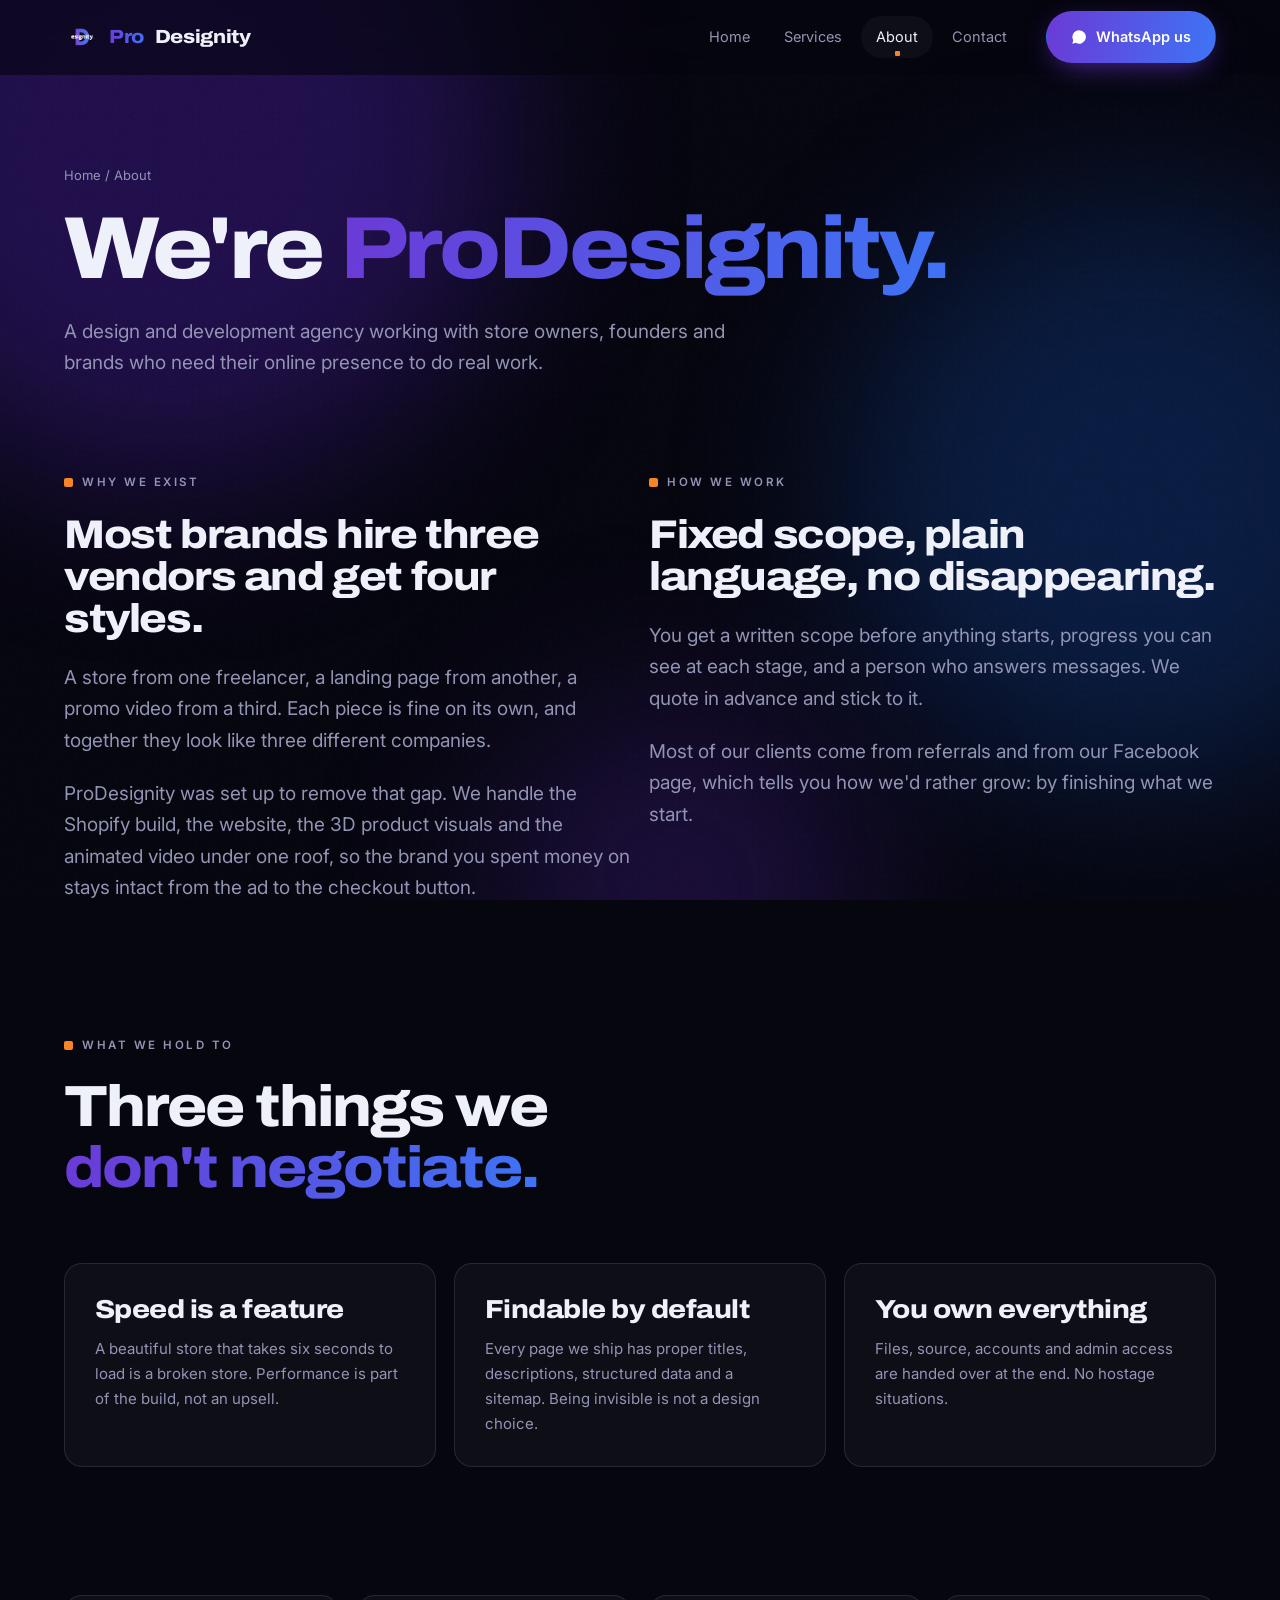
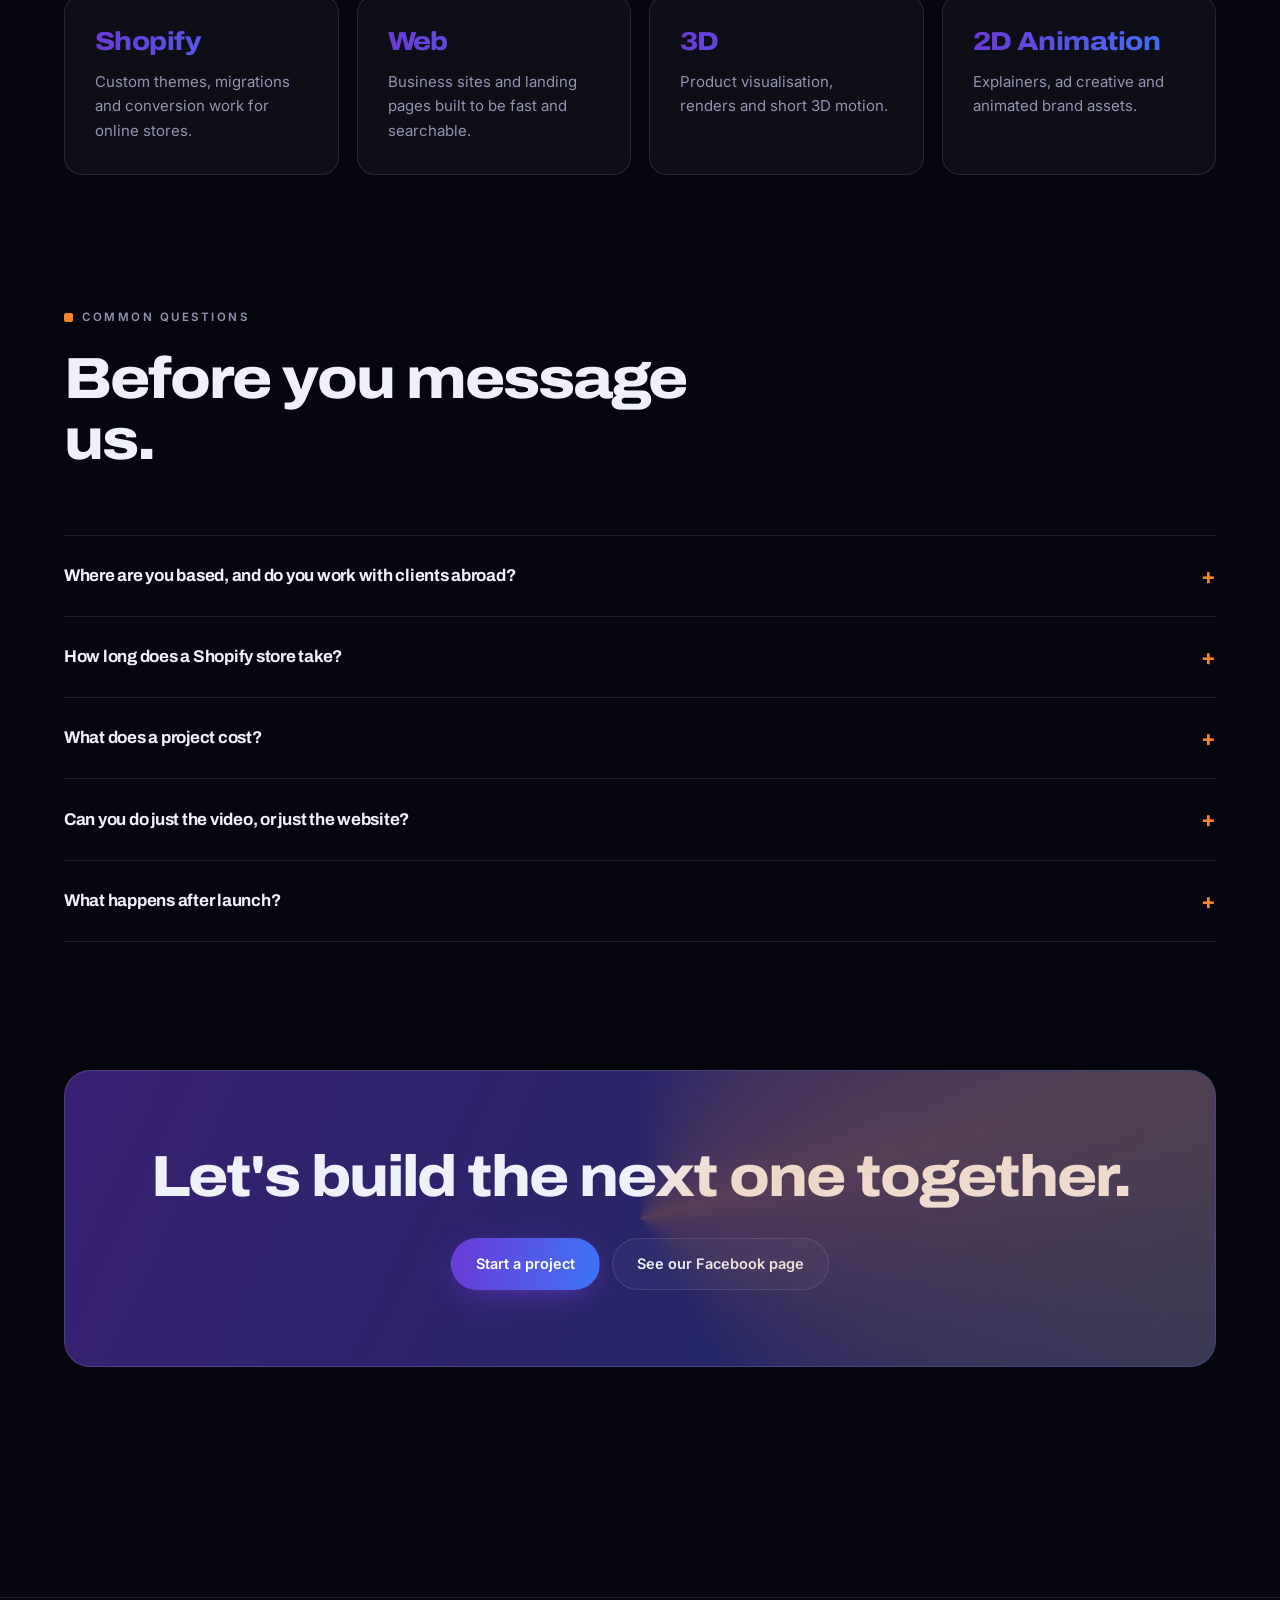
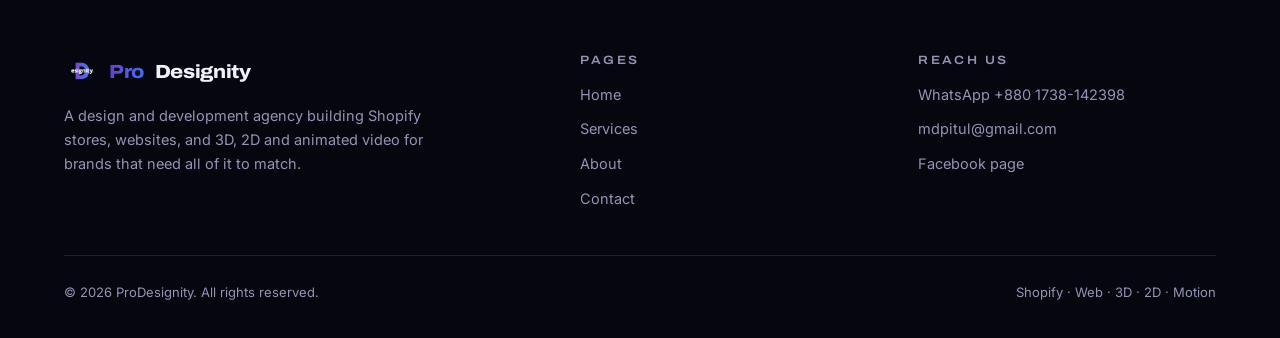
<file: about/index.html>
<!DOCTYPE html>
<html lang="en" data-route="about">
<head>
<meta charset="utf-8">
<meta name="viewport" content="width=device-width, initial-scale=1">
<meta name="theme-color" content="#06060F">

<!-- SEO:START -->
<title>About ProDesignity — Design &amp; Development Agency in Bangladesh</title>
<meta name="description" content="ProDesignity is a Bangladesh-based agency handling Shopify, web development, 3D and 2D animation under one roof, so your brand stays consistent everywhere.">
<link rel="canonical" href="https://prodesignity.com/about">
<meta property="og:title" content="About ProDesignity — Design &amp; Development Agency in Bangladesh">
<meta property="og:description" content="ProDesignity is a Bangladesh-based agency handling Shopify, web development, 3D and 2D animation under one roof, so your brand stays consistent everywhere.">
<meta property="og:url" content="https://prodesignity.com/about">
<!-- SEO:END -->

<meta name="keywords" content="ProDesignity, Pro Designity, Shopify developer, Shopify development agency, web design Bangladesh, 3D animation, 2D animation, animated explainer video, motion graphics, ecommerce website development">
<meta name="author" content="ProDesignity">
<meta name="robots" content="index, follow, max-image-preview:large">
<meta property="og:type" content="website">
<meta property="og:site_name" content="ProDesignity">
<meta property="og:locale" content="en_US">
<meta property="og:image" content="https://prodesignity.com/assets/prodesignity-logo.png">
<meta name="twitter:card" content="summary_large_image">
<meta name="twitter:title" content="ProDesignity — Shopify, Web & Animation Studio">
<meta name="twitter:description" content="Shopify stores, fast websites, and 3D/2D animated video.">
<meta name="twitter:image" content="https://prodesignity.com/assets/prodesignity-logo.png">

<link rel="icon" href="../assets/favicon.ico" sizes="any">
<link rel="icon" href="../assets/logo-96.png" type="image/png">
<link rel="apple-touch-icon" href="../assets/apple-touch-icon.png">

<link rel="preconnect" href="https://fonts.googleapis.com">
<link rel="preconnect" href="https://fonts.gstatic.com" crossorigin>
<link href="https://fonts.googleapis.com/css2?family=Archivo:wdth,wght@62..125,400..900&family=Inter:wght@400..700&display=swap" rel="stylesheet">

<script type="application/ld+json">
{
  "@context": "https://schema.org",
  "@type": "ProfessionalService",
  "@id": "https://prodesignity.com/#organization",
  "name": "ProDesignity",
  "alternateName": ["Pro Designity", "ProDesignity Agency"],
  "url": "https://prodesignity.com/",
  "logo": "https://prodesignity.com/assets/prodesignity-logo.png",
  "image": "https://prodesignity.com/assets/prodesignity-logo.png",
  "description": "ProDesignity is a digital agency providing Shopify development, web design and development, 3D and 2D animation, and animated video production.",
  "email": "mdpitul@gmail.com",
  "telephone": "+8801738142398",
  "address": { "@type": "PostalAddress", "addressCountry": "BD" },
  "areaServed": "Worldwide",
  "sameAs": ["https://www.facebook.com/proDesiginity"],
  "contactPoint": {
    "@type": "ContactPoint",
    "telephone": "+8801738142398",
    "contactType": "customer service",
    "email": "mdpitul@gmail.com",
    "availableLanguage": ["English", "Bengali"]
  },
  "hasOfferCatalog": {
    "@type": "OfferCatalog",
    "name": "Services",
    "itemListElement": [
      { "@type": "Offer", "itemOffered": { "@type": "Service", "name": "Shopify Development" } },
      { "@type": "Offer", "itemOffered": { "@type": "Service", "name": "Web Design & Development" } },
      { "@type": "Offer", "itemOffered": { "@type": "Service", "name": "3D Animation & Product Visuals" } },
      { "@type": "Offer", "itemOffered": { "@type": "Service", "name": "2D Animation & Motion Graphics" } }
    ]
  }
}
</script>

<style>
/* ============ TOKENS ============ */
:root{
  --ink:#06060F;
  --ink-2:#0C0B1A;
  --violet:#6B3AD6;
  --blue:#3E74F5;
  --orange:#F58527;
  --paper:#EEF0FA;
  --muted:#9294B4;
  --line:rgba(255,255,255,.10);
  --surface:rgba(255,255,255,.035);
  --grad:linear-gradient(100deg,var(--violet),var(--blue));
  --display:'Archivo','Arial Black',system-ui,sans-serif;
  --body:'Inter',system-ui,-apple-system,'Segoe UI',sans-serif;
  --pad:clamp(20px,5vw,80px);
  --r:18px;
}
*,*::before,*::after{box-sizing:border-box}
html{scroll-behavior:smooth;-webkit-text-size-adjust:100%}
body{
  margin:0;background:var(--ink);color:var(--paper);
  font-family:var(--body);font-size:16px;line-height:1.65;
  overflow-x:hidden;-webkit-font-smoothing:antialiased;
}
img{max-width:100%;display:block}
a{color:inherit;text-decoration:none}
button,input,select,textarea{font:inherit;color:inherit}
::selection{background:var(--violet);color:#fff}

/* ambient aurora */
.aurora{position:fixed;inset:0;z-index:0;pointer-events:none;overflow:hidden}
.aurora i{position:absolute;display:block;border-radius:50%;filter:blur(90px);opacity:.4}
.aurora i:nth-child(1){width:54vw;height:54vw;left:-14vw;top:-16vw;background:#4B1FA8;animation:drift 26s ease-in-out infinite}
.aurora i:nth-child(2){width:46vw;height:46vw;right:-12vw;top:22vh;background:#12408F;animation:drift 32s ease-in-out infinite reverse}
.aurora i:nth-child(3){width:30vw;height:30vw;left:38vw;bottom:-14vw;background:#3C1C7A;animation:drift 40s ease-in-out infinite}
@keyframes drift{0%,100%{transform:translate3d(0,0,0) scale(1)}50%{transform:translate3d(4vw,-5vh,0) scale(1.18)}}
.grain{position:fixed;inset:0;z-index:1;pointer-events:none;opacity:.035;
  background-image:url("data:image/svg+xml,%3Csvg xmlns='http://www.w3.org/2000/svg' width='140' height='140'%3E%3Cfilter id='n'%3E%3CfeTurbulence baseFrequency='.85' numOctaves='3'/%3E%3C/filter%3E%3Crect width='140' height='140' filter='url(%23n)'/%3E%3C/svg%3E")}

/* ============ SHELL ============ */
.wrap{position:relative;z-index:2}
.container{width:min(1240px,100% - var(--pad)*2);margin-inline:auto}

/* ============ NAV ============ */
.nav{position:sticky;top:0;z-index:60;backdrop-filter:blur(16px);
  background:rgba(6,6,15,.62);border-bottom:1px solid transparent;transition:border-color .3s,background .3s}
.nav.is-stuck{border-bottom-color:var(--line);background:rgba(6,6,15,.86)}
.nav-in{display:flex;align-items:center;gap:24px;height:74px}
.brand{display:flex;align-items:center;gap:11px;font-family:var(--display);
  font-weight:800;font-stretch:112%;letter-spacing:-.02em;font-size:19px;flex:0 0 auto}
.brand img{width:34px;height:34px;border-radius:9px}
.brand b{font-weight:800}
.brand span{background:var(--grad);-webkit-background-clip:text;background-clip:text;color:transparent}
.nav-links{display:flex;gap:4px;margin-left:auto}
.nav-links a{padding:9px 15px;border-radius:99px;font-size:14.5px;color:var(--muted);
  transition:color .2s,background .2s;position:relative}
.nav-links a:hover{color:var(--paper);background:var(--surface)}
.nav-links a[aria-current="page"]{color:var(--paper);background:var(--surface)}
.nav-links a[aria-current="page"]::after{content:"";position:absolute;left:50%;bottom:2px;
  width:5px;height:5px;margin-left:-2.5px;background:var(--orange);border-radius:1px}
.nav-cta{flex:0 0 auto}
.burger{display:none;margin-left:auto;width:44px;height:44px;border:1px solid var(--line);
  background:var(--surface);border-radius:12px;cursor:pointer;align-items:center;justify-content:center}
.burger span{display:block;width:18px;height:2px;background:var(--paper);position:relative}
.burger span::before,.burger span::after{content:"";position:absolute;left:0;width:18px;height:2px;background:var(--paper)}
.burger span::before{top:-6px}.burger span::after{top:6px}

/* ============ BUTTONS ============ */
.btn{display:inline-flex;align-items:center;gap:9px;padding:13px 24px;border-radius:99px;
  font-size:14.5px;font-weight:600;border:1px solid transparent;cursor:pointer;
  transition:transform .25s cubic-bezier(.2,.8,.2,1),box-shadow .25s,background .25s,border-color .25s;
  text-align:center;justify-content:center}
.btn-primary{background:var(--grad);color:#fff;box-shadow:0 8px 30px -10px rgba(107,58,214,.9)}
.btn-primary:hover{transform:translateY(-2px);box-shadow:0 16px 40px -12px rgba(62,116,245,.95)}
.btn-ghost{border-color:var(--line);background:var(--surface);color:var(--paper)}
.btn-ghost:hover{border-color:rgba(255,255,255,.28);transform:translateY(-2px)}
.btn svg{width:16px;height:16px;flex:0 0 auto}

/* ============ TYPE ============ */
.eyebrow{display:inline-flex;align-items:center;gap:9px;font-size:11.5px;font-weight:600;
  letter-spacing:.22em;text-transform:uppercase;color:var(--muted);margin:0 0 22px}
.eyebrow::before{content:"";width:9px;height:9px;background:var(--orange);border-radius:2px;flex:0 0 auto}
h1,h2,h3,h4{font-family:var(--display);font-weight:800;font-stretch:112%;
  letter-spacing:-.035em;line-height:1.02;margin:0}
h1{font-size:clamp(42px,7.4vw,88px)}
h2{font-size:clamp(32px,4.6vw,58px);line-height:1.05}
h3{font-size:clamp(20px,2.1vw,26px);letter-spacing:-.02em;line-height:1.2}
h4{font-size:17px;letter-spacing:-.01em}
.grad{background:var(--grad);-webkit-background-clip:text;background-clip:text;color:transparent}
.lead{font-size:clamp(16px,1.55vw,19px);color:var(--muted);max-width:60ch;margin:22px 0 0}
p{margin:0 0 16px}
.section{padding:clamp(72px,10vw,140px) 0;position:relative}
.section-head{max-width:70ch;margin-bottom:clamp(40px,5vw,64px)}

/* ============ HERO ============ */
.hero{padding:clamp(46px,7vw,96px) 0 clamp(30px,4vw,56px)}
.hero-grid{display:grid;grid-template-columns:1.06fr .94fr;gap:clamp(28px,5vw,64px);align-items:center}
.hero h1 .line{display:block;overflow:hidden}
.hero h1 .line i{display:block;font-style:normal;transform:translateY(102%);
  animation:riseIn .95s cubic-bezier(.16,1,.3,1) forwards}
.hero h1 .line:nth-child(2) i{animation-delay:.09s}
.hero h1 .line:nth-child(3) i{animation-delay:.18s}
@keyframes riseIn{to{transform:translateY(0)}}
.hero .fade-up{opacity:0;transform:translateY(18px);animation:fadeUp .8s .42s cubic-bezier(.16,1,.3,1) forwards}
.hero .fade-up.d2{animation-delay:.56s}
@keyframes fadeUp{to{opacity:1;transform:none}}
.hero-actions{display:flex;flex-wrap:wrap;gap:12px;margin-top:34px}
.hero-meta{display:flex;flex-wrap:wrap;gap:10px 26px;margin-top:34px;font-size:13.5px;color:var(--muted)}
.hero-meta span{display:flex;align-items:center;gap:8px}
.dot{width:7px;height:7px;border-radius:50%;background:var(--orange);box-shadow:0 0 0 4px rgba(245,133,39,.16);
  animation:pulse 2.2s ease-in-out infinite}
@keyframes pulse{50%{box-shadow:0 0 0 9px rgba(245,133,39,0)}}

/* D-LENS signature */
.lens-wrap{position:relative;aspect-ratio:1;max-width:470px;margin-inline:auto;width:100%;
  opacity:0;transform:scale(.94);animation:fadeUp .9s .3s cubic-bezier(.16,1,.3,1) forwards}
.lens{position:absolute;inset:0;clip-path:url(#dLens);background:linear-gradient(155deg,#2A1560,#12275E 55%,#0B1436);
  display:flex;align-items:center;justify-content:center;overflow:hidden}
.lens::after{content:"";position:absolute;inset:0;
  background:linear-gradient(180deg,rgba(6,6,15,.85) 0%,transparent 26%,transparent 74%,rgba(6,6,15,.85) 100%)}
.stream{display:flex;flex-direction:column;animation:streamUp 17s linear infinite;will-change:transform}
.stream b{font-family:var(--display);font-weight:900;font-stretch:118%;font-size:clamp(30px,5.6vw,58px);
  line-height:1.28;letter-spacing:-.045em;text-align:center;white-space:nowrap;padding:0 6px}
.stream b:nth-child(odd){background:linear-gradient(100deg,#B79CFF,#8FB6FF);-webkit-background-clip:text;background-clip:text;color:transparent}
.stream b:nth-child(even){color:transparent;-webkit-text-stroke:1.4px rgba(238,240,250,.62)}
@keyframes streamUp{to{transform:translateY(-50%)}}
.lens-svg{position:absolute;inset:0;width:100%;height:100%;pointer-events:none}
.lens-ring{fill:none;stroke:url(#gStroke);stroke-width:2.2}
.lens-counter{fill:rgba(6,6,15,.9);stroke:rgba(238,240,250,.3);stroke-width:1.4}
.lens-wrap::after{content:"";position:absolute;inset:-14%;z-index:-1;border-radius:50%;
  background:radial-gradient(closest-side,rgba(107,58,214,.42),transparent 72%);filter:blur(24px)}
.tittle{position:absolute;width:26px;height:26px;background:var(--orange);border-radius:4px;
  top:11%;right:15%;box-shadow:0 8px 26px rgba(245,133,39,.55);animation:float 5s ease-in-out infinite}
@keyframes float{50%{transform:translateY(-16px) rotate(9deg)}}

/* ============ MARQUEE (infinite) ============ */
.marquee{border-top:1px solid var(--line);border-bottom:1px solid var(--line);
  padding:20px 0;overflow:hidden;background:rgba(255,255,255,.018)}
.marquee + .marquee{border-top:none}
.mq-track{display:flex;width:max-content;gap:0;animation:mqL 34s linear infinite}
.marquee.rev .mq-track{animation-name:mqR}
.marquee:hover .mq-track{animation-play-state:paused}
.mq-track span{display:inline-flex;align-items:center;gap:26px;padding-right:26px;
  font-family:var(--display);font-weight:700;font-stretch:108%;font-size:clamp(17px,2.1vw,25px);
  letter-spacing:-.02em;color:rgba(238,240,250,.62);white-space:nowrap}
.mq-track span::after{content:"";width:9px;height:9px;background:var(--orange);border-radius:2px;flex:0 0 auto}
.marquee.rev .mq-track span{color:transparent;-webkit-text-stroke:1px rgba(238,240,250,.34)}
.marquee.rev .mq-track span::after{background:var(--blue)}
@keyframes mqL{to{transform:translateX(-50%)}}
@keyframes mqR{from{transform:translateX(-50%)}to{transform:translateX(0)}}

/* ============ CARDS / GRIDS ============ */
.grid{display:grid;gap:18px}
.g-2{grid-template-columns:repeat(2,1fr)}
.g-3{grid-template-columns:repeat(3,1fr)}
.g-4{grid-template-columns:repeat(4,1fr)}
.card{position:relative;padding:30px;border:1px solid var(--line);border-radius:var(--r);
  background:var(--surface);overflow:hidden;transition:transform .4s cubic-bezier(.2,.8,.2,1),border-color .4s}
.card::before{content:"";position:absolute;inset:0;opacity:0;transition:opacity .45s;
  background:radial-gradient(420px 220px at var(--mx,50%) var(--my,0%),rgba(107,58,214,.24),transparent 70%)}
.card:hover{transform:translateY(-6px);border-color:rgba(255,255,255,.24)}
.card:hover::before{opacity:1}
.card > *{position:relative}
.card p{color:var(--muted);font-size:15px;margin:12px 0 0}
.ico{width:50px;height:50px;border-radius:14px;display:grid;place-items:center;
  background:var(--grad);margin-bottom:20px;box-shadow:0 10px 26px -12px rgba(107,58,214,.9)}
.ico svg{width:24px;height:24px;stroke:#fff;fill:none;stroke-width:1.7;stroke-linecap:round;stroke-linejoin:round}
.ico.brand{box-shadow:none;border:1px solid var(--line)}
.ico.brand svg{width:27px;height:27px;stroke:none;stroke-width:0}
.ico.b-shopify{background:#14251A;border-color:rgba(149,191,71,.3)}
.ico.b-figma{background:#181528;border-color:rgba(162,89,255,.3)}
.ico.b-blender{background:#24190F;border-color:rgba(234,118,0,.3)}
.ico.b-ae{background:#14142E;border-color:rgba(153,153,255,.32)}
.card:hover .ico.brand{border-color:rgba(255,255,255,.3)}

/* tool strip */
.tools{margin-top:26px;padding:24px 26px;border:1px solid var(--line);border-radius:var(--r);
  background:var(--surface);display:flex;align-items:center;gap:26px;flex-wrap:wrap}
.tools-label{font-size:11.5px;font-weight:600;letter-spacing:.2em;text-transform:uppercase;
  color:var(--muted);display:flex;align-items:center;gap:9px;flex:0 0 auto}
.tools-label::before{content:"";width:9px;height:9px;background:var(--orange);border-radius:2px}
.tool-list{list-style:none;margin:0;padding:0;display:flex;flex-wrap:wrap;gap:9px}
.tool-list li{display:flex;align-items:center;gap:9px;padding:8px 14px 8px 10px;border-radius:99px;
  border:1px solid var(--line);font-size:13.5px;color:var(--muted);
  transition:color .25s,border-color .25s,transform .25s,background .25s}
.tool-list li svg{width:19px;height:19px;flex:0 0 auto;opacity:.72;transition:opacity .25s}
.tool-list li:hover{color:var(--paper);border-color:rgba(255,255,255,.26);
  background:rgba(255,255,255,.05);transform:translateY(-2px)}
.tool-list li:hover svg{opacity:1}
@media (max-width:620px){.tools{padding:20px}.tool-list{gap:7px}.tool-list li{font-size:12.5px;padding:7px 12px 7px 9px}}
.tags{display:flex;flex-wrap:wrap;gap:7px;margin-top:20px}
.tag{font-size:11.5px;padding:5px 11px;border-radius:99px;border:1px solid var(--line);color:var(--muted)}

/* service detail rows */
.srow{display:grid;grid-template-columns:auto 1fr 1fr;gap:clamp(20px,4vw,56px);
  padding:clamp(30px,4vw,52px) 0;border-top:1px solid var(--line);align-items:start}
.srow .num{font-family:var(--display);font-weight:800;font-size:15px;color:var(--orange);
  letter-spacing:.04em;padding-top:6px}
.srow ul{margin:0;padding:0;list-style:none;display:grid;gap:11px}
.srow li{display:flex;gap:12px;font-size:15px;color:var(--muted);line-height:1.5}
.srow li::before{content:"";width:7px;height:7px;margin-top:9px;background:var(--grad);border-radius:2px;flex:0 0 auto}

/* process */
.steps{display:grid;grid-template-columns:repeat(4,1fr);gap:0;border:1px solid var(--line);border-radius:var(--r);overflow:hidden}
.step{padding:30px;border-right:1px solid var(--line);transition:background .35s}
.step:last-child{border-right:none}
.step:hover{background:var(--surface)}
.step em{font-style:normal;font-family:var(--display);font-weight:800;font-size:13px;
  color:var(--orange);letter-spacing:.12em;display:block;margin-bottom:16px}
.step p{color:var(--muted);font-size:14.5px;margin:10px 0 0}

/* team */
.member{text-align:left;padding:26px}
.avatar{width:72px;height:72px;border-radius:20px;display:grid;place-items:center;
  font-family:var(--display);font-weight:800;font-size:24px;letter-spacing:-.03em;color:#fff;
  background:var(--grad);margin-bottom:20px;position:relative}
.avatar::after{content:"";position:absolute;right:-5px;top:-5px;width:14px;height:14px;
  background:var(--orange);border-radius:3px;border:3px solid var(--ink)}
.member .role{color:var(--blue);font-size:13px;font-weight:600;letter-spacing:.02em;margin-top:6px}
.member p{margin-top:12px}

/* contact cards */
.ccard{display:flex;align-items:center;gap:18px;padding:22px 24px;border:1px solid var(--line);
  border-radius:16px;background:var(--surface);transition:transform .3s,border-color .3s,background .3s}
.ccard:hover{transform:translateX(5px);border-color:rgba(255,255,255,.26);background:rgba(255,255,255,.06)}
.ccard .ci{width:48px;height:48px;border-radius:13px;display:grid;place-items:center;flex:0 0 auto}
.ccard .ci svg{width:23px;height:23px;fill:#fff}
.ci.wa{background:rgba(37,211,102,.16)}.ci.wa svg{fill:#25D366}
.ci.em{background:rgba(107,58,214,.2)}.ci.em svg{fill:#9A7CF0}
.ci.fb{background:rgba(24,119,242,.16)}.ci.fb svg{fill:#1877F2}
.ccard small{display:block;font-size:11px;letter-spacing:.18em;text-transform:uppercase;color:var(--muted)}
.ccard strong{font-size:16.5px;font-weight:600;word-break:break-word}
.ccard .arrow{margin-left:auto;color:var(--muted);transition:transform .3s,color .3s}
.ccard:hover .arrow{transform:translate(3px,-3px);color:var(--paper)}
.notice{display:flex;gap:16px;padding:22px 24px;border-radius:16px;
  border:1px dashed rgba(245,133,39,.42);background:rgba(245,133,39,.07)}
.notice svg{width:24px;height:24px;flex:0 0 auto;stroke:var(--orange);fill:none;stroke-width:1.8}
.notice p{margin:6px 0 0;color:var(--muted);font-size:14.5px}

/* form */
.form{padding:clamp(26px,3.4vw,40px);border:1px solid var(--line);border-radius:22px;
  background:linear-gradient(165deg,rgba(255,255,255,.055),rgba(255,255,255,.02))}
.field{margin-bottom:18px}
.field label{display:block;font-size:13.5px;font-weight:600;margin-bottom:8px}
.field input,.field select,.field textarea{width:100%;padding:14px 16px;border-radius:12px;
  border:1px solid var(--line);background:rgba(0,0,0,.28);outline:none;font-size:15px;
  transition:border-color .25s,box-shadow .25s}
.field textarea{min-height:120px;resize:vertical}
.field input:focus,.field select:focus,.field textarea:focus{
  border-color:var(--blue);box-shadow:0 0 0 3px rgba(62,116,245,.18)}
.field input::placeholder,.field textarea::placeholder{color:#5D5F7A}
.field select{appearance:none;background-image:url("data:image/svg+xml,%3Csvg xmlns='http://www.w3.org/2000/svg' width='14' height='14' viewBox='0 0 24 24' fill='none' stroke='%239294B4' stroke-width='2.4'%3E%3Cpath d='M6 9l6 6 6-6'/%3E%3C/svg%3E");
  background-repeat:no-repeat;background-position:right 16px center}
.form-actions{display:grid;grid-template-columns:1fr 1fr;gap:12px;margin-top:24px}
.form-note{font-size:13px;color:var(--muted);margin:16px 0 0;text-align:center}

/* faq */
.faq{border-top:1px solid var(--line)}
.faq details{border-bottom:1px solid var(--line)}
.faq summary{cursor:pointer;list-style:none;padding:22px 0;font-family:var(--display);
  font-weight:700;font-size:17px;letter-spacing:-.015em;display:flex;align-items:center;gap:16px}
.faq summary::-webkit-details-marker{display:none}
.faq summary::after{content:"+";margin-left:auto;color:var(--orange);font-size:22px;
  transition:transform .3s;font-family:var(--body)}
.faq details[open] summary::after{transform:rotate(45deg)}
.faq p{color:var(--muted);font-size:15px;padding-bottom:22px;margin:0;max-width:78ch}

/* cta band */
.cta-band{position:relative;padding:clamp(46px,6vw,76px);border-radius:26px;overflow:hidden;
  background:linear-gradient(115deg,rgba(107,58,214,.5),rgba(62,116,245,.34));
  border:1px solid rgba(255,255,255,.14);text-align:center}
.cta-band::after{content:"";position:absolute;inset:-40%;
  background:conic-gradient(from 0deg,transparent,rgba(245,133,39,.24),transparent 42%);
  animation:spin 16s linear infinite}
.cta-band > *{position:relative}
@keyframes spin{to{transform:rotate(360deg)}}
.cta-band .btnrow{display:flex;gap:12px;justify-content:center;flex-wrap:wrap;margin-top:30px}

/* footer */
.footer{border-top:1px solid var(--line);padding:56px 0 34px;margin-top:clamp(60px,8vw,110px)}
.f-grid{display:grid;grid-template-columns:1.6fr 1fr 1fr;gap:40px;margin-bottom:44px}
.footer h4{margin-bottom:16px;font-size:12px;letter-spacing:.2em;text-transform:uppercase;color:var(--muted);font-weight:600}
.footer ul{list-style:none;margin:0;padding:0;display:grid;gap:11px;font-size:14.5px}
.footer li a{color:var(--muted);transition:color .2s}
.footer li a:hover{color:var(--paper)}
.footer .about-blurb{color:var(--muted);font-size:14.5px;max-width:42ch;margin-top:16px}
.f-bottom{display:flex;justify-content:space-between;gap:16px;flex-wrap:wrap;
  padding-top:26px;border-top:1px solid var(--line);font-size:13px;color:var(--muted)}

/* routing + reveal */
.route{display:none}
.route.is-active{display:block;animation:routeIn .55s cubic-bezier(.16,1,.3,1)}
@keyframes routeIn{from{opacity:0;transform:translateY(14px)}to{opacity:1;transform:none}}
.reveal{opacity:0;transform:translateY(26px)}
.reveal.in{opacity:1;transform:none;transition:opacity .8s cubic-bezier(.16,1,.3,1),transform .8s cubic-bezier(.16,1,.3,1)}
.page-head{padding:clamp(50px,7vw,96px) 0 clamp(24px,3vw,40px)}
.crumb{font-size:13px;color:var(--muted);margin-bottom:18px}
.crumb a:hover{color:var(--paper)}

/* ============ RESPONSIVE ============ */
@media (max-width:1000px){
  .g-4{grid-template-columns:repeat(2,1fr)}
  .steps{grid-template-columns:repeat(2,1fr)}
  .step:nth-child(2){border-right:none}
  .step:nth-child(-n+2){border-bottom:1px solid var(--line)}
  .srow{grid-template-columns:1fr}
  .f-grid{grid-template-columns:1fr 1fr}
}
@media (max-width:860px){
  .nav-links,.nav-cta{display:none}
  .nav-links.open{display:flex;position:absolute;top:74px;left:0;right:0;flex-direction:column;
    padding:14px;gap:4px;background:rgba(8,8,20,.98);border-bottom:1px solid var(--line);backdrop-filter:blur(20px)}
  .nav-links.open a{padding:13px 16px;font-size:16px}
  .burger{display:flex}
  .hero-grid{grid-template-columns:1fr}
  .lens-wrap{max-width:330px;order:-1}
  .g-2,.g-3{grid-template-columns:1fr}
  .form-actions{grid-template-columns:1fr}
}
@media (max-width:620px){
  .g-4{grid-template-columns:1fr}
  .steps{grid-template-columns:1fr}
  .step{border-right:none;border-bottom:1px solid var(--line)}
  .step:last-child{border-bottom:none}
  .f-grid{grid-template-columns:1fr;gap:30px}
  .card{padding:24px}
}
@media (prefers-reduced-motion:reduce){
  *,*::before,*::after{animation-duration:.001ms!important;animation-iteration-count:1!important;
    transition-duration:.001ms!important;scroll-behavior:auto!important}
  .reveal{opacity:1;transform:none}
  .hero h1 .line i{transform:none}
  .hero .fade-up,.lens-wrap{opacity:1;transform:none}
}
:focus-visible{outline:2px solid var(--orange);outline-offset:3px;border-radius:6px}
.skip{position:absolute;left:-9999px;top:10px;z-index:99;padding:10px 18px;background:var(--violet);border-radius:8px}
.skip:focus{left:16px}
</style>
</head>
<body>

<a class="skip" href="#main">Skip to content</a>

<div class="aurora" aria-hidden="true"><i></i><i></i><i></i></div>
<div class="grain" aria-hidden="true"></div>

<svg width="0" height="0" aria-hidden="true" style="position:absolute">
  <defs>
    <clipPath id="dLens" clipPathUnits="objectBoundingBox">
      <path d="M0.06,0.04 H0.46 C0.78,0.04 0.96,0.22 0.96,0.5 C0.96,0.78 0.78,0.96 0.46,0.96 H0.06 Z"/>
    </clipPath>
    <linearGradient id="gStroke" x1="0" y1="0" x2="1" y2="1">
      <stop offset="0%" stop-color="#6B3AD6"/><stop offset="100%" stop-color="#3E74F5"/>
    </linearGradient>
  </defs>
</svg>

<div class="wrap">

<!-- ================= NAV ================= -->
<header class="nav" id="nav">
  <div class="container nav-in">
    <a class="brand" href="/" data-link>
      <img src="[data-uri]" alt="ProDesignity logo" width="34" height="34">
      <span>Pro</span><b>Designity</b>
    </a>
    <button class="burger" id="burger" aria-label="Open menu" aria-expanded="false"><span></span></button>
    <nav class="nav-links" id="menu" aria-label="Main">
      <a href="/" data-link data-nav="home">Home</a>
      <a href="/services" data-link data-nav="services">Services</a>
      <a href="/about" data-link data-nav="about">About</a>
      <a href="/contact" data-link data-nav="contact">Contact</a>
    </nav>
    <div class="nav-cta">
      <a class="btn btn-primary" href="https://wa.me/8801738142398" target="_blank" rel="noopener">
        <svg viewBox="0 0 24 24" fill="currentColor"><path d="M17.5 14.4c-.3-.2-1.7-.9-2-1-.3-.1-.5-.1-.7.1-.2.3-.7 1-.9 1.2-.2.2-.3.2-.6.1-.3-.2-1.2-.5-2.3-1.4-.9-.8-1.4-1.7-1.6-2-.2-.3 0-.5.1-.6l.5-.5c.1-.2.2-.3.3-.5 0-.2 0-.4 0-.5 0-.2-.7-1.6-.9-2.2-.2-.6-.5-.5-.7-.5h-.6c-.2 0-.5.1-.8.4-.3.3-1 1-1 2.5s1.1 2.9 1.2 3.1c.2.2 2.1 3.2 5.1 4.5.7.3 1.3.5 1.7.6.7.2 1.4.2 1.9.1.6-.1 1.7-.7 2-1.4.2-.7.2-1.3.2-1.4-.1-.2-.3-.2-.6-.4zM12 2a10 10 0 00-8.6 15L2 22l5.2-1.4A10 10 0 1012 2z"/></svg>
        WhatsApp us
      </a>
    </div>
  </div>
</header>

<main id="main">

<!-- ================================================================= -->
<!-- ============================ HOME =============================== -->
<!-- ================================================================= -->
<div class="route" data-page="home">

  <section class="hero">
    <div class="container hero-grid">
      <div>
        <p class="eyebrow fade-up">Design &amp; development studio</p>
        <h1>
          <span class="line"><i>Stores that</i></span>
          <span class="line"><i>sell. Stories</i></span>
          <span class="line"><i class="grad">that move.</i></span>
        </h1>
        <p class="lead fade-up">ProDesignity builds Shopify stores, fast websites, and 3D, 2D and animated video — the full set, from one team. Tell us the goal; we ship the thing that gets you there.</p>
        <div class="hero-actions fade-up d2">
          <a class="btn btn-primary" href="/contact" data-link>Start a project</a>
          <a class="btn btn-ghost" href="/services" data-link>See what we do</a>
        </div>
        <div class="hero-meta fade-up d2">
          <span><i class="dot"></i> Replies in 1–2 hours</span>
          <span>Shopify · Web · 3D · 2D · Motion</span>
        </div>
      </div>

      <div class="lens-wrap" aria-hidden="true">
        <div class="lens">
          <div class="stream">
            <b>SHOPIFY</b><b>3D</b><b>WEB</b><b>MOTION</b><b>2D</b><b>VIDEO</b>
            <b>SHOPIFY</b><b>3D</b><b>WEB</b><b>MOTION</b><b>2D</b><b>VIDEO</b>
          </div>
        </div>
        <svg class="lens-svg" viewBox="0 0 100 100" preserveAspectRatio="none">
          <path class="lens-ring" d="M6 4 H46 C78 4 96 22 96 50 C96 78 78 96 46 96 H6 Z"/>
          <path class="lens-counter" d="M30 22 V78 H46 C64 78 74 66 74 50 C74 34 64 22 46 22 Z"/>
        </svg>
        <span class="tittle"></span>
      </div>
    </div>
  </section>

  <div class="marquee" aria-hidden="true"><div class="mq-track">
    <span>Shopify Development</span><span>3D Animation</span><span>Web Design</span><span>2D Animation</span><span>Product Video</span><span>Landing Pages</span>
    <span>Shopify Development</span><span>3D Animation</span><span>Web Design</span><span>2D Animation</span><span>Product Video</span><span>Landing Pages</span>
  </div></div>
  <div class="marquee rev" aria-hidden="true"><div class="mq-track">
    <span>Store Migration</span><span>Speed Optimization</span><span>Explainer Video</span><span>Theme Customization</span><span>Brand Identity</span><span>UI/UX Design</span>
    <span>Store Migration</span><span>Speed Optimization</span><span>Explainer Video</span><span>Theme Customization</span><span>Brand Identity</span><span>UI/UX Design</span>
  </div></div>

  <section class="section">
    <div class="container">
      <div class="section-head reveal">
        <p class="eyebrow">What we do</p>
        <h2>Four services, one<br><span class="grad">accountable team.</span></h2>
        <p class="lead">No handoffs between agencies. The people who design your store also animate the video that sells it.</p>
      </div>
      <div class="grid g-4">
        <article class="card reveal">
          <div class="ico brand b-shopify"><svg viewBox="0 0 24 24" aria-hidden="true"><path d="M4.7 7.2c0-.5.4-.95.95-1h12.7c.55.05.95.5.95 1l-1.1 13.1a1.25 1.25 0 01-1.25 1.15H7.05A1.25 1.25 0 015.8 20.3z" fill="#95BF47"/><path d="M8.75 8.5V6.1A3.25 3.25 0 0112 2.85 3.25 3.25 0 0115.25 6.1v2.4" fill="none" stroke="#5E8E3E" stroke-width="1.7" stroke-linecap="round"/><text x="12" y="17.9" text-anchor="middle" font-family="Archivo,Arial,sans-serif" font-size="10.5" font-weight="800" fill="#fff">S</text></svg></div>
          <h3>Shopify Development</h3>
          <p>Custom themes, app integration, migration and checkout tuning for stores that load fast and convert.</p>
          <div class="tags"><span class="tag">Liquid</span><span class="tag">Custom theme</span><span class="tag">Migration</span></div>
        </article>
        <article class="card reveal">
          <div class="ico brand b-figma"><svg viewBox="0 0 24 24" aria-hidden="true"><path d="M12 1.6H8.35a3.65 3.65 0 100 7.3H12z" fill="#F24E1E"/><path d="M12 1.6h3.65a3.65 3.65 0 010 7.3H12z" fill="#FF7262"/><path d="M12 8.9H8.35a3.65 3.65 0 100 7.3H12z" fill="#A259FF"/><circle cx="15.65" cy="12.55" r="3.65" fill="#1ABCFE"/><path d="M12 16.2H8.35a3.65 3.65 0 103.65 3.65z" fill="#0ACF83"/></svg></div>
          <h3>Web Design &amp; Development</h3>
          <p>Business sites, landing pages and portfolios — designed for your audience, built to score well on Core Web Vitals.</p>
          <div class="tags"><span class="tag">Figma</span><span class="tag">Responsive</span><span class="tag">SEO-ready</span></div>
        </article>
        <article class="card reveal">
          <div class="ico brand b-blender"><svg viewBox="0 0 24 24" aria-hidden="true"><g transform="translate(1.1,-0.5)"><path d="M2.9 10.1l5.6-3.8-1.9-1.9 6.6-.1 7.9 4.9-8.9.2z" fill="#265787"/><ellipse cx="10.6" cy="14.4" rx="6.9" ry="5.7" fill="#EA7600"/><ellipse cx="10.6" cy="14.6" rx="3.3" ry="2.7" fill="#fff"/><circle cx="10.6" cy="14.8" r="1.65" fill="#265787"/></g></svg></div>
          <h3>3D Animation &amp; Visuals</h3>
          <p>Product renders, packaging mockups and 3D motion that show what a photo can't.</p>
          <div class="tags"><span class="tag">Blender</span><span class="tag">Renders</span><span class="tag">Loops</span></div>
        </article>
        <article class="card reveal">
          <div class="ico brand b-ae"><svg viewBox="0 0 24 24" aria-hidden="true"><rect x="1.8" y="1.8" width="20.4" height="20.4" rx="4.6" fill="#00005B" stroke="#5A5AD6" stroke-width="1"/><text x="12" y="16.4" text-anchor="middle" font-family="Archivo,Arial,sans-serif" font-size="9.4" font-weight="800" fill="#9999FF">Ae</text></svg></div>
          <h3>2D Animation &amp; Motion</h3>
          <p>Explainers, ad creatives and social cuts that make a complicated offer land in thirty seconds.</p>
          <div class="tags"><span class="tag">Explainer</span><span class="tag">Ad creative</span><span class="tag">Reels</span></div>
        </article>
      </div>

      <div class="tools reveal">
        <span class="tools-label">Tools we build with</span>
        <ul class="tool-list">
          <li><svg viewBox="0 0 24 24" aria-hidden="true"><path d="M4.7 7.2c0-.5.4-.95.95-1h12.7c.55.05.95.5.95 1l-1.1 13.1a1.25 1.25 0 01-1.25 1.15H7.05A1.25 1.25 0 015.8 20.3z" fill="#95BF47"/><path d="M8.75 8.5V6.1A3.25 3.25 0 0112 2.85 3.25 3.25 0 0115.25 6.1v2.4" fill="none" stroke="#5E8E3E" stroke-width="1.7" stroke-linecap="round"/><text x="12" y="17.9" text-anchor="middle" font-family="Archivo,Arial,sans-serif" font-size="10.5" font-weight="800" fill="#fff">S</text></svg>Shopify</li>
          <li><svg viewBox="0 0 24 24" aria-hidden="true"><circle cx="12" cy="12" r="9.6" fill="none" stroke="#3858E9" stroke-width="1.6"/><text x="12" y="16.2" text-anchor="middle" font-family="Archivo,Arial,sans-serif" font-size="10.6" font-weight="800" fill="#3858E9">W</text></svg>WordPress</li>
          <li><svg viewBox="0 0 24 24" aria-hidden="true"><path d="M12 1.6H8.35a3.65 3.65 0 100 7.3H12z" fill="#F24E1E"/><path d="M12 1.6h3.65a3.65 3.65 0 010 7.3H12z" fill="#FF7262"/><path d="M12 8.9H8.35a3.65 3.65 0 100 7.3H12z" fill="#A259FF"/><circle cx="15.65" cy="12.55" r="3.65" fill="#1ABCFE"/><path d="M12 16.2H8.35a3.65 3.65 0 103.65 3.65z" fill="#0ACF83"/></svg>Figma</li>
          <li><svg viewBox="0 0 24 24" aria-hidden="true"><g transform="translate(1.1,-0.5)"><path d="M2.9 10.1l5.6-3.8-1.9-1.9 6.6-.1 7.9 4.9-8.9.2z" fill="#265787"/><ellipse cx="10.6" cy="14.4" rx="6.9" ry="5.7" fill="#EA7600"/><ellipse cx="10.6" cy="14.6" rx="3.3" ry="2.7" fill="#fff"/><circle cx="10.6" cy="14.8" r="1.65" fill="#265787"/></g></svg>Blender</li>
          <li><svg viewBox="0 0 24 24" aria-hidden="true"><rect x="1.8" y="1.8" width="20.4" height="20.4" rx="4.6" fill="#00005B" stroke="#5A5AD6" stroke-width="1"/><text x="12" y="16.4" text-anchor="middle" font-family="Archivo,Arial,sans-serif" font-size="9.4" font-weight="800" fill="#9999FF">Ae</text></svg>After Effects</li>
          <li><svg viewBox="0 0 24 24" aria-hidden="true"><rect x="1.8" y="1.8" width="20.4" height="20.4" rx="4.6" fill="#330000" stroke="#B36A1E" stroke-width="1"/><text x="12" y="16.4" text-anchor="middle" font-family="Archivo,Arial,sans-serif" font-size="9.4" font-weight="800" fill="#FF9A00">Ai</text></svg>Illustrator</li>
          <li><svg viewBox="0 0 24 24" aria-hidden="true"><rect x="1.8" y="1.8" width="20.4" height="20.4" rx="4.6" fill="#00005B" stroke="#5A5AD6" stroke-width="1"/><text x="12" y="16.4" text-anchor="middle" font-family="Archivo,Arial,sans-serif" font-size="9.4" font-weight="800" fill="#9999FF">Pr</text></svg>Premiere Pro</li>
        </ul>
      </div>
    </div>
  </section>

  <section class="section" style="padding-top:0;margin-top:-40px">
    <div class="container">
      <div class="grid g-3">
        <div class="card reveal"><h3 class="grad">Built to be found</h3><p>Clean markup, real metadata, structured data and fast pages. Your site should bring in customers, not just sit online.</p></div>
        <div class="card reveal"><h3 class="grad">One point of contact</h3><p>Message us on WhatsApp and reach a person who knows your project — usually within one to two hours.</p></div>
        <div class="card reveal"><h3 class="grad">Design and motion together</h3><p>Because the same team handles the store and the video, your brand looks the same everywhere it shows up.</p></div>
      </div>
    </div>
  </section>

  <!-- ============ TEAM (edit names, roles and initials below) ============ -->
  <section class="section" style="padding-top:0">
    <div class="container">
      <div class="section-head reveal">
        <p class="eyebrow">The team</p>
        <h2>Small team.<br><span class="grad">Direct line.</span></h2>
        <p class="lead">You work with the people doing the work — no account managers in between.</p>
      </div>
      <div class="grid g-4">
        <article class="card member reveal">
          <div class="avatar">MP</div>
          <h4>Md Pitul</h4>
          <div class="role">Founder &amp; Shopify Developer</div>
          <p>Leads builds and client calls. Handles theme development, migrations and store performance.</p>
        </article>
        <article class="card member reveal">
          <div class="avatar">TN</div>
          <h4>Team Member</h4>
          <div class="role">Web Designer</div>
          <p>Turns brand direction into layouts and design systems that survive contact with real content.</p>
        </article>
        <article class="card member reveal">
          <div class="avatar">TN</div>
          <h4>Team Member</h4>
          <div class="role">3D Artist</div>
          <p>Product modelling, lighting and rendering for stills and short 3D motion pieces.</p>
        </article>
        <article class="card member reveal">
          <div class="avatar">TN</div>
          <h4>Team Member</h4>
          <div class="role">Motion Designer</div>
          <p>2D animation, explainers and ad creative — from storyboard to final export.</p>
        </article>
      </div>
    </div>
  </section>

  <section class="section" style="padding-top:0">
    <div class="container">
      <div class="cta-band reveal">
        <p class="eyebrow" style="justify-content:center">Free consultation</p>
        <h2>Tell us what you're building.</h2>
        <p class="lead" style="margin-inline:auto;text-align:center">Send the idea, the deadline and the budget range. We'll reply with a plan and a price — usually the same day.</p>
        <div class="btnrow">
          <a class="btn btn-primary" href="https://wa.me/8801738142398" target="_blank" rel="noopener">Message on WhatsApp</a>
          <a class="btn btn-ghost" href="/contact" data-link>Open the contact form</a>
        </div>
      </div>
    </div>
  </section>
</div>

<!-- ================================================================= -->
<!-- ========================== SERVICES ============================= -->
<!-- ================================================================= -->
<div class="route" data-page="services">
  <section class="page-head">
    <div class="container">
      <p class="crumb"><a href="/" data-link>Home</a> / Services</p>
      <h1>Shopify, web,<br><span class="grad">3D and motion.</span></h1>
      <p class="lead">Everything ProDesignity offers, with what you actually receive at the end of each engagement.</p>
    </div>
  </section>

  <div class="marquee" aria-hidden="true"><div class="mq-track">
    <span>Custom Shopify Themes</span><span>Store Migration</span><span>Product 3D</span><span>Explainer Video</span><span>Landing Pages</span><span>Speed Optimization</span>
    <span>Custom Shopify Themes</span><span>Store Migration</span><span>Product 3D</span><span>Explainer Video</span><span>Landing Pages</span><span>Speed Optimization</span>
  </div></div>

  <section class="section">
    <div class="container">
      <div class="srow reveal">
        <div class="num">S1</div>
        <div><h2 style="font-size:clamp(26px,3.2vw,38px)">Shopify Development</h2>
          <p class="lead" style="margin-top:14px">Your store is your storefront, warehouse and salesperson at once. We build it so none of those three slow the others down.</p></div>
        <ul>
          <li>Custom theme design and Liquid development</li>
          <li>Theme customization on Dawn and premium themes</li>
          <li>Migration from WooCommerce, Wix or a custom cart</li>
          <li>Product, collection and variant setup</li>
          <li>App integration, payments and shipping configuration</li>
          <li>Speed and Core Web Vitals optimization</li>
        </ul>
      </div>

      <div class="srow reveal">
        <div class="num">S2</div>
        <div><h2 style="font-size:clamp(26px,3.2vw,38px)">Web Design &amp; Development</h2>
          <p class="lead" style="margin-top:14px">Sites for businesses that need to be understood in ten seconds and found on the first page.</p></div>
        <ul>
          <li>Business websites, portfolios and one-page landers</li>
          <li>UI/UX design in Figma, then a responsive build</li>
          <li>WordPress or hand-coded static, whichever fits</li>
          <li>On-page SEO, metadata and structured data</li>
          <li>Contact forms, WhatsApp routing and analytics</li>
          <li>Ongoing maintenance and content updates</li>
        </ul>
      </div>

      <div class="srow reveal">
        <div class="num">S3</div>
        <div><h2 style="font-size:clamp(26px,3.2vw,38px)">3D Animation &amp; Product Visuals</h2>
          <p class="lead" style="margin-top:14px">For products that photograph badly, don't exist yet, or need to be shown from the inside.</p></div>
        <ul>
          <li>3D product modelling and texturing</li>
          <li>Photoreal renders for listings and ads</li>
          <li>Packaging and label mockups</li>
          <li>Short 3D product animation and turntables</li>
          <li>Looping 3D assets for hero sections and reels</li>
        </ul>
      </div>

      <div class="srow reveal">
        <div class="num">S4</div>
        <div><h2 style="font-size:clamp(26px,3.2vw,38px)">2D Animation &amp; Motion Graphics</h2>
          <p class="lead" style="margin-top:14px">Explain the offer, then get out of the way. Scripted, storyboarded and cut for the platform it runs on.</p></div>
        <ul>
          <li>Animated explainer video with script and storyboard</li>
          <li>2D character and infographic animation</li>
          <li>Facebook, Instagram and TikTok ad creative</li>
          <li>Logo animation and motion branding</li>
          <li>Subtitles, voiceover sync and platform-ready exports</li>
        </ul>
      </div>
    </div>
  </section>

  <section class="section" style="padding-top:0">
    <div class="container">
      <div class="section-head reveal">
        <p class="eyebrow">How a project runs</p>
        <h2>Four steps, in order.</h2>
      </div>
      <div class="steps reveal">
        <div class="step"><em>STEP 01</em><h4>Talk it through</h4><p>You send the goal, references and deadline. We ask the questions that change the price.</p></div>
        <div class="step"><em>STEP 02</em><h4>Plan and quote</h4><p>A written scope with deliverables, timeline and a fixed price. Nothing starts before you approve it.</p></div>
        <div class="step"><em>STEP 03</em><h4>Design and build</h4><p>You see progress in stages and give feedback at each one, so nothing surprises you at the end.</p></div>
        <div class="step"><em>STEP 04</em><h4>Launch and support</h4><p>We hand over files and access, then stay reachable for fixes and updates after go-live.</p></div>
      </div>
    </div>
  </section>

  <section class="section" style="padding-top:0">
    <div class="container">
      <div class="cta-band reveal">
        <h2>Not sure which one you need?</h2>
        <p class="lead" style="margin-inline:auto;text-align:center">Describe the problem instead of the service. We'll tell you what would actually fix it.</p>
        <div class="btnrow">
          <a class="btn btn-primary" href="/contact" data-link>Ask us</a>
          <a class="btn btn-ghost" href="https://wa.me/8801738142398" target="_blank" rel="noopener">WhatsApp</a>
        </div>
      </div>
    </div>
  </section>
</div>

<!-- ================================================================= -->
<!-- ============================ ABOUT ============================== -->
<!-- ================================================================= -->
<div class="route" data-page="about">
  <section class="page-head">
    <div class="container">
      <p class="crumb"><a href="/" data-link>Home</a> / About</p>
      <h1>We're <span class="grad">ProDesignity.</span></h1>
      <p class="lead">A design and development agency working with store owners, founders and brands who need their online presence to do real work.</p>
    </div>
  </section>

  <section class="section" style="padding-top:clamp(30px,4vw,56px)">
    <div class="container">
      <div class="grid g-2">
        <div class="reveal">
          <p class="eyebrow">Why we exist</p>
          <h2 style="font-size:clamp(26px,3.2vw,40px)">Most brands hire three vendors and get four styles.</h2>
          <p class="lead">A store from one freelancer, a landing page from another, a promo video from a third. Each piece is fine on its own, and together they look like three different companies.</p>
          <p class="lead">ProDesignity was set up to remove that gap. We handle the Shopify build, the website, the 3D product visuals and the animated video under one roof, so the brand you spent money on stays intact from the ad to the checkout button.</p>
        </div>
        <div class="reveal">
          <p class="eyebrow">How we work</p>
          <h2 style="font-size:clamp(26px,3.2vw,40px)">Fixed scope, plain language, no disappearing.</h2>
          <p class="lead">You get a written scope before anything starts, progress you can see at each stage, and a person who answers messages. We quote in advance and stick to it.</p>
          <p class="lead">Most of our clients come from referrals and from our Facebook page, which tells you how we'd rather grow: by finishing what we start.</p>
        </div>
      </div>
    </div>
  </section>

  <section class="section" style="padding-top:0">
    <div class="container">
      <div class="section-head reveal">
        <p class="eyebrow">What we hold to</p>
        <h2>Three things we<br><span class="grad">don't negotiate.</span></h2>
      </div>
      <div class="grid g-3">
        <div class="card reveal"><h3>Speed is a feature</h3><p>A beautiful store that takes six seconds to load is a broken store. Performance is part of the build, not an upsell.</p></div>
        <div class="card reveal"><h3>Findable by default</h3><p>Every page we ship has proper titles, descriptions, structured data and a sitemap. Being invisible is not a design choice.</p></div>
        <div class="card reveal"><h3>You own everything</h3><p>Files, source, accounts and admin access are handed over at the end. No hostage situations.</p></div>
      </div>
    </div>
  </section>

  <section class="section" style="padding-top:0">
    <div class="container">
      <div class="grid g-4">
        <div class="card reveal"><h3 class="grad">Shopify</h3><p>Custom themes, migrations and conversion work for online stores.</p></div>
        <div class="card reveal"><h3 class="grad">Web</h3><p>Business sites and landing pages built to be fast and searchable.</p></div>
        <div class="card reveal"><h3 class="grad">3D</h3><p>Product visualisation, renders and short 3D motion.</p></div>
        <div class="card reveal"><h3 class="grad">2D Animation</h3><p>Explainers, ad creative and animated brand assets.</p></div>
      </div>
    </div>
  </section>

  <section class="section" style="padding-top:0">
    <div class="container">
      <div class="section-head reveal"><p class="eyebrow">Common questions</p><h2>Before you message us.</h2></div>
      <div class="faq reveal">
        <details><summary>Where are you based, and do you work with clients abroad?</summary><p>We're based in Bangladesh and work with clients worldwide. Most communication happens over WhatsApp and email, and we schedule calls around your timezone.</p></details>
        <details><summary>How long does a Shopify store take?</summary><p>A customized theme build with your products set up usually runs one to three weeks. A fully custom design with bespoke sections takes longer. You'll get a specific timeline in the quote before anything begins.</p></details>
        <details><summary>What does a project cost?</summary><p>It depends on scope, so we quote per project rather than publishing a rate card. Send us the requirements and a budget range and we'll tell you honestly what's possible within it.</p></details>
        <details><summary>Can you do just the video, or just the website?</summary><p>Yes. The services are bundled when it helps you and separate when it doesn't. Plenty of clients come to us only for animation or only for a store fix.</p></details>
        <details><summary>What happens after launch?</summary><p>You get the files and full admin access. We stay available for updates, fixes and new sections — either ad hoc or on a monthly arrangement.</p></details>
      </div>
    </div>
  </section>

  <section class="section" style="padding-top:0">
    <div class="container">
      <div class="cta-band reveal">
        <h2>Let's build the next one together.</h2>
        <div class="btnrow">
          <a class="btn btn-primary" href="/contact" data-link>Start a project</a>
          <a class="btn btn-ghost" href="https://www.facebook.com/proDesiginity" target="_blank" rel="noopener">See our Facebook page</a>
        </div>
      </div>
    </div>
  </section>
</div>

<!-- ================================================================= -->
<!-- =========================== CONTACT ============================= -->
<!-- ================================================================= -->
<div class="route" data-page="contact">
  <section class="page-head">
    <div class="container">
      <p class="crumb"><a href="/" data-link>Home</a> / Contact</p>
      <h1>Let's get in <span class="grad">touch.</span></h1>
      <p class="lead">Have a project in mind or need expert web &amp; design services? Message us today — WhatsApp is fastest.</p>
    </div>
  </section>

  <section class="section" style="padding-top:clamp(28px,3.5vw,48px)">
    <div class="container">
      <div class="grid g-2" style="align-items:start;gap:clamp(20px,3vw,42px)">

        <div class="grid reveal" style="gap:14px">
          <a class="ccard" href="https://wa.me/8801738142398" target="_blank" rel="noopener">
            <span class="ci wa"><svg viewBox="0 0 24 24"><path d="M17.5 14.4c-.3-.2-1.7-.9-2-1-.3-.1-.5-.1-.7.1-.2.3-.7 1-.9 1.2-.2.2-.3.2-.6.1-.3-.2-1.2-.5-2.3-1.4-.9-.8-1.4-1.7-1.6-2-.2-.3 0-.5.1-.6l.5-.5c.1-.2.2-.3.3-.5 0-.2 0-.4 0-.5 0-.2-.7-1.6-.9-2.2-.2-.6-.5-.5-.7-.5h-.6c-.2 0-.5.1-.8.4-.3.3-1 1-1 2.5s1.1 2.9 1.2 3.1c.2.2 2.1 3.2 5.1 4.5.7.3 1.3.5 1.7.6.7.2 1.4.2 1.9.1.6-.1 1.7-.7 2-1.4.2-.7.2-1.3.2-1.4-.1-.2-.3-.2-.6-.4zM12 2a10 10 0 00-8.6 15L2 22l5.2-1.4A10 10 0 1012 2z"/></svg></span>
            <span><small>Direct WhatsApp</small><strong>+880 1738-142398</strong></span>
            <svg class="arrow" width="18" height="18" viewBox="0 0 24 24" fill="none" stroke="currentColor" stroke-width="2"><path d="M7 17L17 7M8 7h9v9"/></svg>
          </a>
          <a class="ccard" href="mailto:mdpitul@gmail.com">
            <span class="ci em"><svg viewBox="0 0 24 24"><path d="M20 4H4a2 2 0 00-2 2v12a2 2 0 002 2h16a2 2 0 002-2V6a2 2 0 00-2-2zm0 4.2l-8 5-8-5V6l8 5 8-5z"/></svg></span>
            <span><small>Official Email</small><strong>mdpitul@gmail.com</strong></span>
            <svg class="arrow" width="18" height="18" viewBox="0 0 24 24" fill="none" stroke="currentColor" stroke-width="2"><path d="M7 17L17 7M8 7h9v9"/></svg>
          </a>
          <a class="ccard" href="https://www.facebook.com/proDesiginity" target="_blank" rel="noopener">
            <span class="ci fb"><svg viewBox="0 0 24 24"><path d="M22 12a10 10 0 10-11.6 9.9v-7H7.9V12h2.5V9.8c0-2.5 1.5-3.9 3.8-3.9 1.1 0 2.2.2 2.2.2v2.5h-1.3c-1.2 0-1.6.8-1.6 1.6V12h2.8l-.4 2.9h-2.4v7A10 10 0 0022 12z"/></svg></span>
            <span><small>Facebook Page</small><strong>facebook.com/proDesiginity</strong></span>
            <svg class="arrow" width="18" height="18" viewBox="0 0 24 24" fill="none" stroke="currentColor" stroke-width="2"><path d="M7 17L17 7M8 7h9v9"/></svg>
          </a>
          <div class="notice">
            <svg viewBox="0 0 24 24"><circle cx="12" cy="12" r="9"/><path d="M12 7v5l3 2"/></svg>
            <div><strong>Fast response time</strong><p>We typically reply within 1–2 hours on WhatsApp and email, Saturday to Thursday.</p></div>
          </div>
        </div>

        <div class="form reveal">
          <h2 style="font-size:clamp(26px,3vw,36px)">Start a <span class="grad">Project</span></h2>
          <p style="color:var(--muted);font-size:14.5px;margin:12px 0 26px">Fill this in and pick how you'd like to send it. Your details go straight into a WhatsApp or email draft — nothing is stored on this site.</p>

          <div class="field"><label for="f-name">Your name</label>
            <input id="f-name" type="text" placeholder="Your full name" autocomplete="name"></div>
          <div class="field"><label for="f-email">Email address</label>
            <input id="f-email" type="email" placeholder="you@example.com" autocomplete="email"></div>
          <div class="field"><label for="f-service">Service needed</label>
            <select id="f-service">
              <option>Shopify Development</option>
              <option>Web Design &amp; Development</option>
              <option>3D Animation &amp; Product Visuals</option>
              <option>2D Animation &amp; Motion Graphics</option>
              <option>Something else</option>
            </select></div>
          <div class="field"><label for="f-budget">Budget range</label>
            <select id="f-budget">
              <option>Not decided yet</option><option>Under $300</option><option>$300 – $800</option>
              <option>$800 – $2,000</option><option>$2,000+</option>
            </select></div>
          <div class="field"><label for="f-msg">Project details</label>
            <textarea id="f-msg" placeholder="Tell us about your project goals, deadline and any reference links…"></textarea></div>

          <div class="form-actions">
            <button class="btn btn-primary" id="send-wa" type="button">Send on WhatsApp</button>
            <button class="btn btn-ghost" id="send-mail" type="button">Send by email</button>
          </div>
          <p class="form-note" id="form-note">Both options open your own app with the message ready to send.</p>
        </div>
      </div>
    </div>
  </section>

  <section class="section" style="padding-top:0">
    <div class="container">
      <div class="section-head reveal"><p class="eyebrow">Quick answers</p><h2>Good to know.</h2></div>
      <div class="faq reveal">
        <details><summary>What should I include in the first message?</summary><p>What you're building, a deadline if you have one, a budget range, and links to anything you like the look of. That's enough for us to reply with a real plan instead of more questions.</p></details>
        <details><summary>Do you charge for the first consultation?</summary><p>No. The initial conversation and the quote are free.</p></details>
        <details><summary>Which languages can we talk in?</summary><p>English or Bengali — whichever you prefer.</p></details>
      </div>
    </div>
  </section>
</div>

</main>

<!-- ================= FOOTER ================= -->
<footer class="footer">
  <div class="container">
    <div class="f-grid">
      <div>
        <a class="brand" href="/" data-link>
          <img src="[data-uri]" alt="" width="34" height="34">
          <span>Pro</span><b>Designity</b>
        </a>
        <p class="about-blurb">A design and development agency building Shopify stores, websites, and 3D, 2D and animated video for brands that need all of it to match.</p>
      </div>
      <div>
        <h4>Pages</h4>
        <ul>
          <li><a href="/" data-link>Home</a></li>
          <li><a href="/services" data-link>Services</a></li>
          <li><a href="/about" data-link>About</a></li>
          <li><a href="/contact" data-link>Contact</a></li>
        </ul>
      </div>
      <div>
        <h4>Reach us</h4>
        <ul>
          <li><a href="https://wa.me/8801738142398" target="_blank" rel="noopener">WhatsApp +880 1738-142398</a></li>
          <li><a href="mailto:mdpitul@gmail.com">mdpitul@gmail.com</a></li>
          <li><a href="https://www.facebook.com/proDesiginity" target="_blank" rel="noopener">Facebook page</a></li>
        </ul>
      </div>
    </div>
    <div class="f-bottom">
      <span>© <span id="yr">2026</span> ProDesignity. All rights reserved.</span>
      <span>Shopify · Web · 3D · 2D · Motion</span>
    </div>
  </div>
</footer>

</div><!-- /wrap -->

<script>
(function(){
  "use strict";

  /* ---------- per-page SEO table ---------- */
  var SEO = {
    home:{
      path:"/",
      title:"ProDesignity — Shopify Development, Web Design & 3D/2D Animation Agency",
      desc:"ProDesignity is a digital agency building Shopify stores, fast websites, and 3D, 2D and animated video. Talk to us on WhatsApp: +880 1738-142398."
    },
    services:{
      path:"/services",
      title:"Services — Shopify, Web Development, 3D & 2D Animation | ProDesignity",
      desc:"Shopify theme development and migration, web design, 3D product visuals and 2D animated explainer video. See what ProDesignity delivers on every project."
    },
    about:{
      path:"/about",
      title:"About ProDesignity — Design & Development Agency in Bangladesh",
      desc:"ProDesignity is a Bangladesh-based agency handling Shopify, web development, 3D and 2D animation under one roof, so your brand stays consistent everywhere."
    },
    contact:{
      path:"/contact",
      title:"Contact ProDesignity — Start a Shopify, Web or Animation Project",
      desc:"Message ProDesignity on WhatsApp at +880 1738-142398 or email mdpitul@gmail.com. We usually reply within 1–2 hours."
    }
  };
  var ORIGIN = location.origin.indexOf("http") === 0 ? location.origin : "https://prodesignity.com";

  var routes = document.querySelectorAll("[data-page]");
  var navLinks = document.querySelectorAll("[data-nav]");
  var menu = document.getElementById("menu");
  var burger = document.getElementById("burger");

  function meta(sel, attr, val){
    var el = document.querySelector(sel);
    if(el) el.setAttribute(attr, val);
  }

  function routeFromPath(p){
    p = (p || "/").replace(/\/+$/,"") || "/";
    p = p.replace(/\/index\.html$/,"") || "/";
    var seg = p.split("/").pop();
    return SEO[seg] ? seg : "home";
  }

  function render(name, push, scroll){
    var data = SEO[name] || SEO.home;
    routes.forEach(function(r){ r.classList.toggle("is-active", r.dataset.page === name); });
    navLinks.forEach(function(a){
      if(a.dataset.nav === name) a.setAttribute("aria-current","page");
      else a.removeAttribute("aria-current");
    });

    document.title = data.title;
    document.documentElement.setAttribute("data-route", name);
    meta('meta[name="description"]',"content",data.desc);
    meta('link[rel="canonical"]',"href",ORIGIN + data.path);
    meta('meta[property="og:title"]',"content",data.title);
    meta('meta[property="og:description"]',"content",data.desc);
    meta('meta[property="og:url"]',"content",ORIGIN + data.path);
    meta('meta[name="twitter:title"]',"content",data.title);
    meta('meta[name="twitter:description"]',"content",data.desc);

    if(push && history.pushState){
      try{ history.pushState({r:name}, "", data.path); }
      catch(err){ /* sandboxed preview: keep the URL, still switch the view */ }
    }
    if(scroll) window.scrollTo({top:0,behavior:"instant" in document.body.style ? "instant" : "auto"});
    menu.classList.remove("open");
    burger.setAttribute("aria-expanded","false");
    observeReveals();
  }

  /* intercept internal links — no page reload */
  document.addEventListener("click", function(e){
    var a = e.target.closest("a[data-link]");
    if(!a) return;
    if(e.metaKey || e.ctrlKey || e.shiftKey || e.button !== 0) return;
    e.preventDefault();
    render(routeFromPath(a.getAttribute("href")), true, true);
  });

  window.addEventListener("popstate", function(){
    render(routeFromPath(location.pathname), false, false);
  });

  /* first paint: static file may declare its own route */
  var initial = document.documentElement.getAttribute("data-route");
  if(!SEO[initial]) initial = routeFromPath(location.pathname);
  render(initial, false, false);

  /* ---------- mobile menu ---------- */
  burger.addEventListener("click", function(){
    var open = menu.classList.toggle("open");
    burger.setAttribute("aria-expanded", open ? "true" : "false");
  });

  /* ---------- sticky nav shadow ---------- */
  var nav = document.getElementById("nav");
  var onScroll = function(){ nav.classList.toggle("is-stuck", window.scrollY > 12); };
  window.addEventListener("scroll", onScroll, {passive:true});
  onScroll();

  /* ---------- scroll reveal ---------- */
  var io = null;
  if("IntersectionObserver" in window){
    io = new IntersectionObserver(function(entries){
      entries.forEach(function(en){
        if(en.isIntersecting){ en.target.classList.add("in"); io.unobserve(en.target); }
      });
    },{rootMargin:"0px 0px -8% 0px",threshold:.08});
  }
  function observeReveals(){
    var active = document.querySelector(".route.is-active");
    if(!active) return;
    var items = active.querySelectorAll(".reveal:not(.in)");
    items.forEach(function(el,i){
      el.style.transitionDelay = (Math.min(i,6) * 60) + "ms";
      if(io) io.observe(el); else el.classList.add("in");
    });
  }

  /* ---------- card spotlight ---------- */
  document.addEventListener("pointermove", function(e){
    var c = e.target.closest(".card");
    if(!c) return;
    var r = c.getBoundingClientRect();
    c.style.setProperty("--mx",(e.clientX - r.left) + "px");
    c.style.setProperty("--my",(e.clientY - r.top) + "px");
  });

  /* ---------- contact form → WhatsApp / email ---------- */
  var note = document.getElementById("form-note");
  function val(id){ var el = document.getElementById(id); return el ? el.value.trim() : ""; }
  function build(){
    var name = val("f-name"), email = val("f-email");
    if(!name || !email){
      note.textContent = "Add your name and email first, then choose how to send.";
      note.style.color = "#F58527";
      (document.getElementById(name ? "f-email" : "f-name")).focus();
      return null;
    }
    note.style.color = "";
    note.textContent = "Message ready — finish sending in the app that just opened.";
    return "New project enquiry — ProDesignity\n\n"+
      "Name: "+name+"\nEmail: "+email+
      "\nService: "+val("f-service")+"\nBudget: "+val("f-budget")+
      "\n\nDetails:\n"+(val("f-msg") || "(none added)");
  }
  var wa = document.getElementById("send-wa"), mail = document.getElementById("send-mail");
  if(wa) wa.addEventListener("click", function(){
    var m = build(); if(!m) return;
    window.open("https://wa.me/8801738142398?text=" + encodeURIComponent(m), "_blank", "noopener");
  });
  if(mail) mail.addEventListener("click", function(){
    var m = build(); if(!m) return;
    window.location.href = "mailto:mdpitul@gmail.com?subject=" +
      encodeURIComponent("Project enquiry — " + val("f-service")) + "&body=" + encodeURIComponent(m);
  });

  document.getElementById("yr").textContent = new Date().getFullYear();
})();
</script>
</body>
</html>
</file>
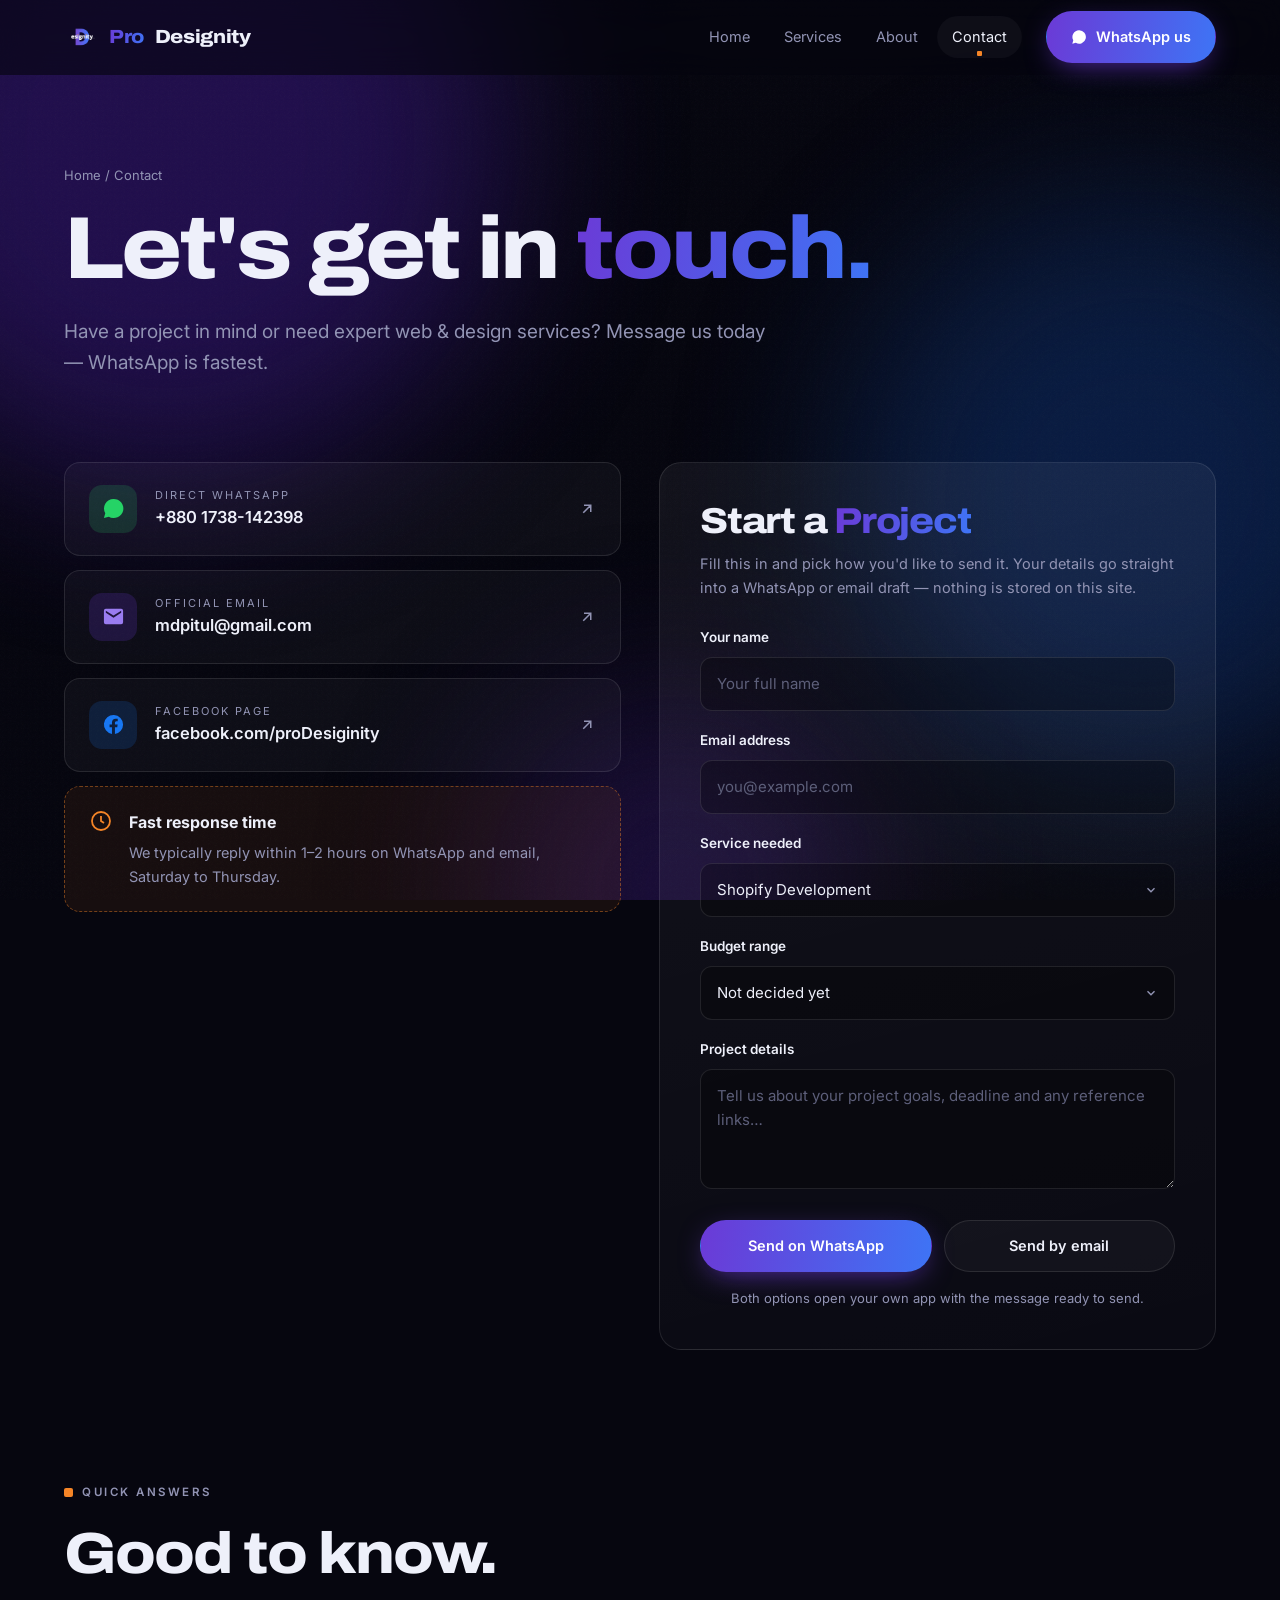
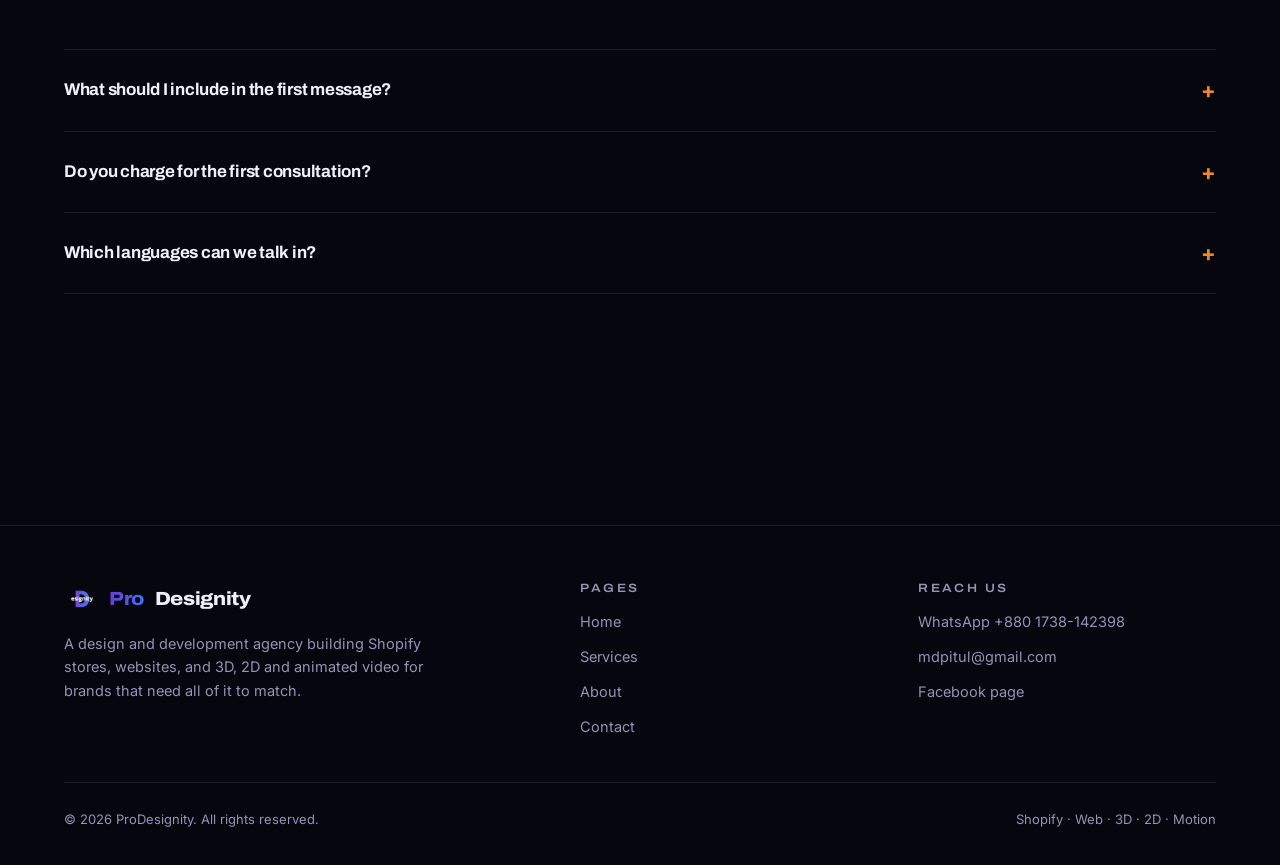
<file: contact/index.html>
<!DOCTYPE html>
<html lang="en" data-route="contact">
<head>
<meta charset="utf-8">
<meta name="viewport" content="width=device-width, initial-scale=1">
<meta name="theme-color" content="#06060F">

<!-- SEO:START -->
<title>Contact ProDesignity — Start a Shopify, Web or Animation Project</title>
<meta name="description" content="Message ProDesignity on WhatsApp at +880 1738-142398 or email mdpitul@gmail.com. We usually reply within 1-2 hours.">
<link rel="canonical" href="https://prodesignity.com/contact">
<meta property="og:title" content="Contact ProDesignity — Start a Shopify, Web or Animation Project">
<meta property="og:description" content="Message ProDesignity on WhatsApp at +880 1738-142398 or email mdpitul@gmail.com. We usually reply within 1-2 hours.">
<meta property="og:url" content="https://prodesignity.com/contact">
<!-- SEO:END -->

<meta name="keywords" content="ProDesignity, Pro Designity, Shopify developer, Shopify development agency, web design Bangladesh, 3D animation, 2D animation, animated explainer video, motion graphics, ecommerce website development">
<meta name="author" content="ProDesignity">
<meta name="robots" content="index, follow, max-image-preview:large">
<meta property="og:type" content="website">
<meta property="og:site_name" content="ProDesignity">
<meta property="og:locale" content="en_US">
<meta property="og:image" content="https://prodesignity.com/assets/prodesignity-logo.png">
<meta name="twitter:card" content="summary_large_image">
<meta name="twitter:title" content="ProDesignity — Shopify, Web & Animation Studio">
<meta name="twitter:description" content="Shopify stores, fast websites, and 3D/2D animated video.">
<meta name="twitter:image" content="https://prodesignity.com/assets/prodesignity-logo.png">

<link rel="icon" href="../assets/favicon.ico" sizes="any">
<link rel="icon" href="../assets/logo-96.png" type="image/png">
<link rel="apple-touch-icon" href="../assets/apple-touch-icon.png">

<link rel="preconnect" href="https://fonts.googleapis.com">
<link rel="preconnect" href="https://fonts.gstatic.com" crossorigin>
<link href="https://fonts.googleapis.com/css2?family=Archivo:wdth,wght@62..125,400..900&family=Inter:wght@400..700&display=swap" rel="stylesheet">

<script type="application/ld+json">
{
  "@context": "https://schema.org",
  "@type": "ProfessionalService",
  "@id": "https://prodesignity.com/#organization",
  "name": "ProDesignity",
  "alternateName": ["Pro Designity", "ProDesignity Agency"],
  "url": "https://prodesignity.com/",
  "logo": "https://prodesignity.com/assets/prodesignity-logo.png",
  "image": "https://prodesignity.com/assets/prodesignity-logo.png",
  "description": "ProDesignity is a digital agency providing Shopify development, web design and development, 3D and 2D animation, and animated video production.",
  "email": "mdpitul@gmail.com",
  "telephone": "+8801738142398",
  "address": { "@type": "PostalAddress", "addressCountry": "BD" },
  "areaServed": "Worldwide",
  "sameAs": ["https://www.facebook.com/proDesiginity"],
  "contactPoint": {
    "@type": "ContactPoint",
    "telephone": "+8801738142398",
    "contactType": "customer service",
    "email": "mdpitul@gmail.com",
    "availableLanguage": ["English", "Bengali"]
  },
  "hasOfferCatalog": {
    "@type": "OfferCatalog",
    "name": "Services",
    "itemListElement": [
      { "@type": "Offer", "itemOffered": { "@type": "Service", "name": "Shopify Development" } },
      { "@type": "Offer", "itemOffered": { "@type": "Service", "name": "Web Design & Development" } },
      { "@type": "Offer", "itemOffered": { "@type": "Service", "name": "3D Animation & Product Visuals" } },
      { "@type": "Offer", "itemOffered": { "@type": "Service", "name": "2D Animation & Motion Graphics" } }
    ]
  }
}
</script>

<style>
/* ============ TOKENS ============ */
:root{
  --ink:#06060F;
  --ink-2:#0C0B1A;
  --violet:#6B3AD6;
  --blue:#3E74F5;
  --orange:#F58527;
  --paper:#EEF0FA;
  --muted:#9294B4;
  --line:rgba(255,255,255,.10);
  --surface:rgba(255,255,255,.035);
  --grad:linear-gradient(100deg,var(--violet),var(--blue));
  --display:'Archivo','Arial Black',system-ui,sans-serif;
  --body:'Inter',system-ui,-apple-system,'Segoe UI',sans-serif;
  --pad:clamp(20px,5vw,80px);
  --r:18px;
}
*,*::before,*::after{box-sizing:border-box}
html{scroll-behavior:smooth;-webkit-text-size-adjust:100%}
body{
  margin:0;background:var(--ink);color:var(--paper);
  font-family:var(--body);font-size:16px;line-height:1.65;
  overflow-x:hidden;-webkit-font-smoothing:antialiased;
}
img{max-width:100%;display:block}
a{color:inherit;text-decoration:none}
button,input,select,textarea{font:inherit;color:inherit}
::selection{background:var(--violet);color:#fff}

/* ambient aurora */
.aurora{position:fixed;inset:0;z-index:0;pointer-events:none;overflow:hidden}
.aurora i{position:absolute;display:block;border-radius:50%;filter:blur(90px);opacity:.4}
.aurora i:nth-child(1){width:54vw;height:54vw;left:-14vw;top:-16vw;background:#4B1FA8;animation:drift 26s ease-in-out infinite}
.aurora i:nth-child(2){width:46vw;height:46vw;right:-12vw;top:22vh;background:#12408F;animation:drift 32s ease-in-out infinite reverse}
.aurora i:nth-child(3){width:30vw;height:30vw;left:38vw;bottom:-14vw;background:#3C1C7A;animation:drift 40s ease-in-out infinite}
@keyframes drift{0%,100%{transform:translate3d(0,0,0) scale(1)}50%{transform:translate3d(4vw,-5vh,0) scale(1.18)}}
.grain{position:fixed;inset:0;z-index:1;pointer-events:none;opacity:.035;
  background-image:url("data:image/svg+xml,%3Csvg xmlns='http://www.w3.org/2000/svg' width='140' height='140'%3E%3Cfilter id='n'%3E%3CfeTurbulence baseFrequency='.85' numOctaves='3'/%3E%3C/filter%3E%3Crect width='140' height='140' filter='url(%23n)'/%3E%3C/svg%3E")}

/* ============ SHELL ============ */
.wrap{position:relative;z-index:2}
.container{width:min(1240px,100% - var(--pad)*2);margin-inline:auto}

/* ============ NAV ============ */
.nav{position:sticky;top:0;z-index:60;backdrop-filter:blur(16px);
  background:rgba(6,6,15,.62);border-bottom:1px solid transparent;transition:border-color .3s,background .3s}
.nav.is-stuck{border-bottom-color:var(--line);background:rgba(6,6,15,.86)}
.nav-in{display:flex;align-items:center;gap:24px;height:74px}
.brand{display:flex;align-items:center;gap:11px;font-family:var(--display);
  font-weight:800;font-stretch:112%;letter-spacing:-.02em;font-size:19px;flex:0 0 auto}
.brand img{width:34px;height:34px;border-radius:9px}
.brand b{font-weight:800}
.brand span{background:var(--grad);-webkit-background-clip:text;background-clip:text;color:transparent}
.nav-links{display:flex;gap:4px;margin-left:auto}
.nav-links a{padding:9px 15px;border-radius:99px;font-size:14.5px;color:var(--muted);
  transition:color .2s,background .2s;position:relative}
.nav-links a:hover{color:var(--paper);background:var(--surface)}
.nav-links a[aria-current="page"]{color:var(--paper);background:var(--surface)}
.nav-links a[aria-current="page"]::after{content:"";position:absolute;left:50%;bottom:2px;
  width:5px;height:5px;margin-left:-2.5px;background:var(--orange);border-radius:1px}
.nav-cta{flex:0 0 auto}
.burger{display:none;margin-left:auto;width:44px;height:44px;border:1px solid var(--line);
  background:var(--surface);border-radius:12px;cursor:pointer;align-items:center;justify-content:center}
.burger span{display:block;width:18px;height:2px;background:var(--paper);position:relative}
.burger span::before,.burger span::after{content:"";position:absolute;left:0;width:18px;height:2px;background:var(--paper)}
.burger span::before{top:-6px}.burger span::after{top:6px}

/* ============ BUTTONS ============ */
.btn{display:inline-flex;align-items:center;gap:9px;padding:13px 24px;border-radius:99px;
  font-size:14.5px;font-weight:600;border:1px solid transparent;cursor:pointer;
  transition:transform .25s cubic-bezier(.2,.8,.2,1),box-shadow .25s,background .25s,border-color .25s;
  text-align:center;justify-content:center}
.btn-primary{background:var(--grad);color:#fff;box-shadow:0 8px 30px -10px rgba(107,58,214,.9)}
.btn-primary:hover{transform:translateY(-2px);box-shadow:0 16px 40px -12px rgba(62,116,245,.95)}
.btn-ghost{border-color:var(--line);background:var(--surface);color:var(--paper)}
.btn-ghost:hover{border-color:rgba(255,255,255,.28);transform:translateY(-2px)}
.btn svg{width:16px;height:16px;flex:0 0 auto}

/* ============ TYPE ============ */
.eyebrow{display:inline-flex;align-items:center;gap:9px;font-size:11.5px;font-weight:600;
  letter-spacing:.22em;text-transform:uppercase;color:var(--muted);margin:0 0 22px}
.eyebrow::before{content:"";width:9px;height:9px;background:var(--orange);border-radius:2px;flex:0 0 auto}
h1,h2,h3,h4{font-family:var(--display);font-weight:800;font-stretch:112%;
  letter-spacing:-.035em;line-height:1.02;margin:0}
h1{font-size:clamp(42px,7.4vw,88px)}
h2{font-size:clamp(32px,4.6vw,58px);line-height:1.05}
h3{font-size:clamp(20px,2.1vw,26px);letter-spacing:-.02em;line-height:1.2}
h4{font-size:17px;letter-spacing:-.01em}
.grad{background:var(--grad);-webkit-background-clip:text;background-clip:text;color:transparent}
.lead{font-size:clamp(16px,1.55vw,19px);color:var(--muted);max-width:60ch;margin:22px 0 0}
p{margin:0 0 16px}
.section{padding:clamp(72px,10vw,140px) 0;position:relative}
.section-head{max-width:70ch;margin-bottom:clamp(40px,5vw,64px)}

/* ============ HERO ============ */
.hero{padding:clamp(46px,7vw,96px) 0 clamp(30px,4vw,56px)}
.hero-grid{display:grid;grid-template-columns:1.06fr .94fr;gap:clamp(28px,5vw,64px);align-items:center}
.hero h1 .line{display:block;overflow:hidden}
.hero h1 .line i{display:block;font-style:normal;transform:translateY(102%);
  animation:riseIn .95s cubic-bezier(.16,1,.3,1) forwards}
.hero h1 .line:nth-child(2) i{animation-delay:.09s}
.hero h1 .line:nth-child(3) i{animation-delay:.18s}
@keyframes riseIn{to{transform:translateY(0)}}
.hero .fade-up{opacity:0;transform:translateY(18px);animation:fadeUp .8s .42s cubic-bezier(.16,1,.3,1) forwards}
.hero .fade-up.d2{animation-delay:.56s}
@keyframes fadeUp{to{opacity:1;transform:none}}
.hero-actions{display:flex;flex-wrap:wrap;gap:12px;margin-top:34px}
.hero-meta{display:flex;flex-wrap:wrap;gap:10px 26px;margin-top:34px;font-size:13.5px;color:var(--muted)}
.hero-meta span{display:flex;align-items:center;gap:8px}
.dot{width:7px;height:7px;border-radius:50%;background:var(--orange);box-shadow:0 0 0 4px rgba(245,133,39,.16);
  animation:pulse 2.2s ease-in-out infinite}
@keyframes pulse{50%{box-shadow:0 0 0 9px rgba(245,133,39,0)}}

/* D-LENS signature */
.lens-wrap{position:relative;aspect-ratio:1;max-width:470px;margin-inline:auto;width:100%;
  opacity:0;transform:scale(.94);animation:fadeUp .9s .3s cubic-bezier(.16,1,.3,1) forwards}
.lens{position:absolute;inset:0;clip-path:url(#dLens);background:linear-gradient(155deg,#2A1560,#12275E 55%,#0B1436);
  display:flex;align-items:center;justify-content:center;overflow:hidden}
.lens::after{content:"";position:absolute;inset:0;
  background:linear-gradient(180deg,rgba(6,6,15,.85) 0%,transparent 26%,transparent 74%,rgba(6,6,15,.85) 100%)}
.stream{display:flex;flex-direction:column;animation:streamUp 17s linear infinite;will-change:transform}
.stream b{font-family:var(--display);font-weight:900;font-stretch:118%;font-size:clamp(30px,5.6vw,58px);
  line-height:1.28;letter-spacing:-.045em;text-align:center;white-space:nowrap;padding:0 6px}
.stream b:nth-child(odd){background:linear-gradient(100deg,#B79CFF,#8FB6FF);-webkit-background-clip:text;background-clip:text;color:transparent}
.stream b:nth-child(even){color:transparent;-webkit-text-stroke:1.4px rgba(238,240,250,.62)}
@keyframes streamUp{to{transform:translateY(-50%)}}
.lens-svg{position:absolute;inset:0;width:100%;height:100%;pointer-events:none}
.lens-ring{fill:none;stroke:url(#gStroke);stroke-width:2.2}
.lens-counter{fill:rgba(6,6,15,.9);stroke:rgba(238,240,250,.3);stroke-width:1.4}
.lens-wrap::after{content:"";position:absolute;inset:-14%;z-index:-1;border-radius:50%;
  background:radial-gradient(closest-side,rgba(107,58,214,.42),transparent 72%);filter:blur(24px)}
.tittle{position:absolute;width:26px;height:26px;background:var(--orange);border-radius:4px;
  top:11%;right:15%;box-shadow:0 8px 26px rgba(245,133,39,.55);animation:float 5s ease-in-out infinite}
@keyframes float{50%{transform:translateY(-16px) rotate(9deg)}}

/* ============ MARQUEE (infinite) ============ */
.marquee{border-top:1px solid var(--line);border-bottom:1px solid var(--line);
  padding:20px 0;overflow:hidden;background:rgba(255,255,255,.018)}
.marquee + .marquee{border-top:none}
.mq-track{display:flex;width:max-content;gap:0;animation:mqL 34s linear infinite}
.marquee.rev .mq-track{animation-name:mqR}
.marquee:hover .mq-track{animation-play-state:paused}
.mq-track span{display:inline-flex;align-items:center;gap:26px;padding-right:26px;
  font-family:var(--display);font-weight:700;font-stretch:108%;font-size:clamp(17px,2.1vw,25px);
  letter-spacing:-.02em;color:rgba(238,240,250,.62);white-space:nowrap}
.mq-track span::after{content:"";width:9px;height:9px;background:var(--orange);border-radius:2px;flex:0 0 auto}
.marquee.rev .mq-track span{color:transparent;-webkit-text-stroke:1px rgba(238,240,250,.34)}
.marquee.rev .mq-track span::after{background:var(--blue)}
@keyframes mqL{to{transform:translateX(-50%)}}
@keyframes mqR{from{transform:translateX(-50%)}to{transform:translateX(0)}}

/* ============ CARDS / GRIDS ============ */
.grid{display:grid;gap:18px}
.g-2{grid-template-columns:repeat(2,1fr)}
.g-3{grid-template-columns:repeat(3,1fr)}
.g-4{grid-template-columns:repeat(4,1fr)}
.card{position:relative;padding:30px;border:1px solid var(--line);border-radius:var(--r);
  background:var(--surface);overflow:hidden;transition:transform .4s cubic-bezier(.2,.8,.2,1),border-color .4s}
.card::before{content:"";position:absolute;inset:0;opacity:0;transition:opacity .45s;
  background:radial-gradient(420px 220px at var(--mx,50%) var(--my,0%),rgba(107,58,214,.24),transparent 70%)}
.card:hover{transform:translateY(-6px);border-color:rgba(255,255,255,.24)}
.card:hover::before{opacity:1}
.card > *{position:relative}
.card p{color:var(--muted);font-size:15px;margin:12px 0 0}
.ico{width:50px;height:50px;border-radius:14px;display:grid;place-items:center;
  background:var(--grad);margin-bottom:20px;box-shadow:0 10px 26px -12px rgba(107,58,214,.9)}
.ico svg{width:24px;height:24px;stroke:#fff;fill:none;stroke-width:1.7;stroke-linecap:round;stroke-linejoin:round}
.ico.brand{box-shadow:none;border:1px solid var(--line)}
.ico.brand svg{width:27px;height:27px;stroke:none;stroke-width:0}
.ico.b-shopify{background:#14251A;border-color:rgba(149,191,71,.3)}
.ico.b-figma{background:#181528;border-color:rgba(162,89,255,.3)}
.ico.b-blender{background:#24190F;border-color:rgba(234,118,0,.3)}
.ico.b-ae{background:#14142E;border-color:rgba(153,153,255,.32)}
.card:hover .ico.brand{border-color:rgba(255,255,255,.3)}

/* tool strip */
.tools{margin-top:26px;padding:24px 26px;border:1px solid var(--line);border-radius:var(--r);
  background:var(--surface);display:flex;align-items:center;gap:26px;flex-wrap:wrap}
.tools-label{font-size:11.5px;font-weight:600;letter-spacing:.2em;text-transform:uppercase;
  color:var(--muted);display:flex;align-items:center;gap:9px;flex:0 0 auto}
.tools-label::before{content:"";width:9px;height:9px;background:var(--orange);border-radius:2px}
.tool-list{list-style:none;margin:0;padding:0;display:flex;flex-wrap:wrap;gap:9px}
.tool-list li{display:flex;align-items:center;gap:9px;padding:8px 14px 8px 10px;border-radius:99px;
  border:1px solid var(--line);font-size:13.5px;color:var(--muted);
  transition:color .25s,border-color .25s,transform .25s,background .25s}
.tool-list li svg{width:19px;height:19px;flex:0 0 auto;opacity:.72;transition:opacity .25s}
.tool-list li:hover{color:var(--paper);border-color:rgba(255,255,255,.26);
  background:rgba(255,255,255,.05);transform:translateY(-2px)}
.tool-list li:hover svg{opacity:1}
@media (max-width:620px){.tools{padding:20px}.tool-list{gap:7px}.tool-list li{font-size:12.5px;padding:7px 12px 7px 9px}}
.tags{display:flex;flex-wrap:wrap;gap:7px;margin-top:20px}
.tag{font-size:11.5px;padding:5px 11px;border-radius:99px;border:1px solid var(--line);color:var(--muted)}

/* service detail rows */
.srow{display:grid;grid-template-columns:auto 1fr 1fr;gap:clamp(20px,4vw,56px);
  padding:clamp(30px,4vw,52px) 0;border-top:1px solid var(--line);align-items:start}
.srow .num{font-family:var(--display);font-weight:800;font-size:15px;color:var(--orange);
  letter-spacing:.04em;padding-top:6px}
.srow ul{margin:0;padding:0;list-style:none;display:grid;gap:11px}
.srow li{display:flex;gap:12px;font-size:15px;color:var(--muted);line-height:1.5}
.srow li::before{content:"";width:7px;height:7px;margin-top:9px;background:var(--grad);border-radius:2px;flex:0 0 auto}

/* process */
.steps{display:grid;grid-template-columns:repeat(4,1fr);gap:0;border:1px solid var(--line);border-radius:var(--r);overflow:hidden}
.step{padding:30px;border-right:1px solid var(--line);transition:background .35s}
.step:last-child{border-right:none}
.step:hover{background:var(--surface)}
.step em{font-style:normal;font-family:var(--display);font-weight:800;font-size:13px;
  color:var(--orange);letter-spacing:.12em;display:block;margin-bottom:16px}
.step p{color:var(--muted);font-size:14.5px;margin:10px 0 0}

/* team */
.member{text-align:left;padding:26px}
.avatar{width:72px;height:72px;border-radius:20px;display:grid;place-items:center;
  font-family:var(--display);font-weight:800;font-size:24px;letter-spacing:-.03em;color:#fff;
  background:var(--grad);margin-bottom:20px;position:relative}
.avatar::after{content:"";position:absolute;right:-5px;top:-5px;width:14px;height:14px;
  background:var(--orange);border-radius:3px;border:3px solid var(--ink)}
.member .role{color:var(--blue);font-size:13px;font-weight:600;letter-spacing:.02em;margin-top:6px}
.member p{margin-top:12px}

/* contact cards */
.ccard{display:flex;align-items:center;gap:18px;padding:22px 24px;border:1px solid var(--line);
  border-radius:16px;background:var(--surface);transition:transform .3s,border-color .3s,background .3s}
.ccard:hover{transform:translateX(5px);border-color:rgba(255,255,255,.26);background:rgba(255,255,255,.06)}
.ccard .ci{width:48px;height:48px;border-radius:13px;display:grid;place-items:center;flex:0 0 auto}
.ccard .ci svg{width:23px;height:23px;fill:#fff}
.ci.wa{background:rgba(37,211,102,.16)}.ci.wa svg{fill:#25D366}
.ci.em{background:rgba(107,58,214,.2)}.ci.em svg{fill:#9A7CF0}
.ci.fb{background:rgba(24,119,242,.16)}.ci.fb svg{fill:#1877F2}
.ccard small{display:block;font-size:11px;letter-spacing:.18em;text-transform:uppercase;color:var(--muted)}
.ccard strong{font-size:16.5px;font-weight:600;word-break:break-word}
.ccard .arrow{margin-left:auto;color:var(--muted);transition:transform .3s,color .3s}
.ccard:hover .arrow{transform:translate(3px,-3px);color:var(--paper)}
.notice{display:flex;gap:16px;padding:22px 24px;border-radius:16px;
  border:1px dashed rgba(245,133,39,.42);background:rgba(245,133,39,.07)}
.notice svg{width:24px;height:24px;flex:0 0 auto;stroke:var(--orange);fill:none;stroke-width:1.8}
.notice p{margin:6px 0 0;color:var(--muted);font-size:14.5px}

/* form */
.form{padding:clamp(26px,3.4vw,40px);border:1px solid var(--line);border-radius:22px;
  background:linear-gradient(165deg,rgba(255,255,255,.055),rgba(255,255,255,.02))}
.field{margin-bottom:18px}
.field label{display:block;font-size:13.5px;font-weight:600;margin-bottom:8px}
.field input,.field select,.field textarea{width:100%;padding:14px 16px;border-radius:12px;
  border:1px solid var(--line);background:rgba(0,0,0,.28);outline:none;font-size:15px;
  transition:border-color .25s,box-shadow .25s}
.field textarea{min-height:120px;resize:vertical}
.field input:focus,.field select:focus,.field textarea:focus{
  border-color:var(--blue);box-shadow:0 0 0 3px rgba(62,116,245,.18)}
.field input::placeholder,.field textarea::placeholder{color:#5D5F7A}
.field select{appearance:none;background-image:url("data:image/svg+xml,%3Csvg xmlns='http://www.w3.org/2000/svg' width='14' height='14' viewBox='0 0 24 24' fill='none' stroke='%239294B4' stroke-width='2.4'%3E%3Cpath d='M6 9l6 6 6-6'/%3E%3C/svg%3E");
  background-repeat:no-repeat;background-position:right 16px center}
.form-actions{display:grid;grid-template-columns:1fr 1fr;gap:12px;margin-top:24px}
.form-note{font-size:13px;color:var(--muted);margin:16px 0 0;text-align:center}

/* faq */
.faq{border-top:1px solid var(--line)}
.faq details{border-bottom:1px solid var(--line)}
.faq summary{cursor:pointer;list-style:none;padding:22px 0;font-family:var(--display);
  font-weight:700;font-size:17px;letter-spacing:-.015em;display:flex;align-items:center;gap:16px}
.faq summary::-webkit-details-marker{display:none}
.faq summary::after{content:"+";margin-left:auto;color:var(--orange);font-size:22px;
  transition:transform .3s;font-family:var(--body)}
.faq details[open] summary::after{transform:rotate(45deg)}
.faq p{color:var(--muted);font-size:15px;padding-bottom:22px;margin:0;max-width:78ch}

/* cta band */
.cta-band{position:relative;padding:clamp(46px,6vw,76px);border-radius:26px;overflow:hidden;
  background:linear-gradient(115deg,rgba(107,58,214,.5),rgba(62,116,245,.34));
  border:1px solid rgba(255,255,255,.14);text-align:center}
.cta-band::after{content:"";position:absolute;inset:-40%;
  background:conic-gradient(from 0deg,transparent,rgba(245,133,39,.24),transparent 42%);
  animation:spin 16s linear infinite}
.cta-band > *{position:relative}
@keyframes spin{to{transform:rotate(360deg)}}
.cta-band .btnrow{display:flex;gap:12px;justify-content:center;flex-wrap:wrap;margin-top:30px}

/* footer */
.footer{border-top:1px solid var(--line);padding:56px 0 34px;margin-top:clamp(60px,8vw,110px)}
.f-grid{display:grid;grid-template-columns:1.6fr 1fr 1fr;gap:40px;margin-bottom:44px}
.footer h4{margin-bottom:16px;font-size:12px;letter-spacing:.2em;text-transform:uppercase;color:var(--muted);font-weight:600}
.footer ul{list-style:none;margin:0;padding:0;display:grid;gap:11px;font-size:14.5px}
.footer li a{color:var(--muted);transition:color .2s}
.footer li a:hover{color:var(--paper)}
.footer .about-blurb{color:var(--muted);font-size:14.5px;max-width:42ch;margin-top:16px}
.f-bottom{display:flex;justify-content:space-between;gap:16px;flex-wrap:wrap;
  padding-top:26px;border-top:1px solid var(--line);font-size:13px;color:var(--muted)}

/* routing + reveal */
.route{display:none}
.route.is-active{display:block;animation:routeIn .55s cubic-bezier(.16,1,.3,1)}
@keyframes routeIn{from{opacity:0;transform:translateY(14px)}to{opacity:1;transform:none}}
.reveal{opacity:0;transform:translateY(26px)}
.reveal.in{opacity:1;transform:none;transition:opacity .8s cubic-bezier(.16,1,.3,1),transform .8s cubic-bezier(.16,1,.3,1)}
.page-head{padding:clamp(50px,7vw,96px) 0 clamp(24px,3vw,40px)}
.crumb{font-size:13px;color:var(--muted);margin-bottom:18px}
.crumb a:hover{color:var(--paper)}

/* ============ RESPONSIVE ============ */
@media (max-width:1000px){
  .g-4{grid-template-columns:repeat(2,1fr)}
  .steps{grid-template-columns:repeat(2,1fr)}
  .step:nth-child(2){border-right:none}
  .step:nth-child(-n+2){border-bottom:1px solid var(--line)}
  .srow{grid-template-columns:1fr}
  .f-grid{grid-template-columns:1fr 1fr}
}
@media (max-width:860px){
  .nav-links,.nav-cta{display:none}
  .nav-links.open{display:flex;position:absolute;top:74px;left:0;right:0;flex-direction:column;
    padding:14px;gap:4px;background:rgba(8,8,20,.98);border-bottom:1px solid var(--line);backdrop-filter:blur(20px)}
  .nav-links.open a{padding:13px 16px;font-size:16px}
  .burger{display:flex}
  .hero-grid{grid-template-columns:1fr}
  .lens-wrap{max-width:330px;order:-1}
  .g-2,.g-3{grid-template-columns:1fr}
  .form-actions{grid-template-columns:1fr}
}
@media (max-width:620px){
  .g-4{grid-template-columns:1fr}
  .steps{grid-template-columns:1fr}
  .step{border-right:none;border-bottom:1px solid var(--line)}
  .step:last-child{border-bottom:none}
  .f-grid{grid-template-columns:1fr;gap:30px}
  .card{padding:24px}
}
@media (prefers-reduced-motion:reduce){
  *,*::before,*::after{animation-duration:.001ms!important;animation-iteration-count:1!important;
    transition-duration:.001ms!important;scroll-behavior:auto!important}
  .reveal{opacity:1;transform:none}
  .hero h1 .line i{transform:none}
  .hero .fade-up,.lens-wrap{opacity:1;transform:none}
}
:focus-visible{outline:2px solid var(--orange);outline-offset:3px;border-radius:6px}
.skip{position:absolute;left:-9999px;top:10px;z-index:99;padding:10px 18px;background:var(--violet);border-radius:8px}
.skip:focus{left:16px}
</style>
</head>
<body>

<a class="skip" href="#main">Skip to content</a>

<div class="aurora" aria-hidden="true"><i></i><i></i><i></i></div>
<div class="grain" aria-hidden="true"></div>

<svg width="0" height="0" aria-hidden="true" style="position:absolute">
  <defs>
    <clipPath id="dLens" clipPathUnits="objectBoundingBox">
      <path d="M0.06,0.04 H0.46 C0.78,0.04 0.96,0.22 0.96,0.5 C0.96,0.78 0.78,0.96 0.46,0.96 H0.06 Z"/>
    </clipPath>
    <linearGradient id="gStroke" x1="0" y1="0" x2="1" y2="1">
      <stop offset="0%" stop-color="#6B3AD6"/><stop offset="100%" stop-color="#3E74F5"/>
    </linearGradient>
  </defs>
</svg>

<div class="wrap">

<!-- ================= NAV ================= -->
<header class="nav" id="nav">
  <div class="container nav-in">
    <a class="brand" href="/" data-link>
      <img src="[data-uri]" alt="ProDesignity logo" width="34" height="34">
      <span>Pro</span><b>Designity</b>
    </a>
    <button class="burger" id="burger" aria-label="Open menu" aria-expanded="false"><span></span></button>
    <nav class="nav-links" id="menu" aria-label="Main">
      <a href="/" data-link data-nav="home">Home</a>
      <a href="/services" data-link data-nav="services">Services</a>
      <a href="/about" data-link data-nav="about">About</a>
      <a href="/contact" data-link data-nav="contact">Contact</a>
    </nav>
    <div class="nav-cta">
      <a class="btn btn-primary" href="https://wa.me/8801738142398" target="_blank" rel="noopener">
        <svg viewBox="0 0 24 24" fill="currentColor"><path d="M17.5 14.4c-.3-.2-1.7-.9-2-1-.3-.1-.5-.1-.7.1-.2.3-.7 1-.9 1.2-.2.2-.3.2-.6.1-.3-.2-1.2-.5-2.3-1.4-.9-.8-1.4-1.7-1.6-2-.2-.3 0-.5.1-.6l.5-.5c.1-.2.2-.3.3-.5 0-.2 0-.4 0-.5 0-.2-.7-1.6-.9-2.2-.2-.6-.5-.5-.7-.5h-.6c-.2 0-.5.1-.8.4-.3.3-1 1-1 2.5s1.1 2.9 1.2 3.1c.2.2 2.1 3.2 5.1 4.5.7.3 1.3.5 1.7.6.7.2 1.4.2 1.9.1.6-.1 1.7-.7 2-1.4.2-.7.2-1.3.2-1.4-.1-.2-.3-.2-.6-.4zM12 2a10 10 0 00-8.6 15L2 22l5.2-1.4A10 10 0 1012 2z"/></svg>
        WhatsApp us
      </a>
    </div>
  </div>
</header>

<main id="main">

<!-- ================================================================= -->
<!-- ============================ HOME =============================== -->
<!-- ================================================================= -->
<div class="route" data-page="home">

  <section class="hero">
    <div class="container hero-grid">
      <div>
        <p class="eyebrow fade-up">Design &amp; development studio</p>
        <h1>
          <span class="line"><i>Stores that</i></span>
          <span class="line"><i>sell. Stories</i></span>
          <span class="line"><i class="grad">that move.</i></span>
        </h1>
        <p class="lead fade-up">ProDesignity builds Shopify stores, fast websites, and 3D, 2D and animated video — the full set, from one team. Tell us the goal; we ship the thing that gets you there.</p>
        <div class="hero-actions fade-up d2">
          <a class="btn btn-primary" href="/contact" data-link>Start a project</a>
          <a class="btn btn-ghost" href="/services" data-link>See what we do</a>
        </div>
        <div class="hero-meta fade-up d2">
          <span><i class="dot"></i> Replies in 1–2 hours</span>
          <span>Shopify · Web · 3D · 2D · Motion</span>
        </div>
      </div>

      <div class="lens-wrap" aria-hidden="true">
        <div class="lens">
          <div class="stream">
            <b>SHOPIFY</b><b>3D</b><b>WEB</b><b>MOTION</b><b>2D</b><b>VIDEO</b>
            <b>SHOPIFY</b><b>3D</b><b>WEB</b><b>MOTION</b><b>2D</b><b>VIDEO</b>
          </div>
        </div>
        <svg class="lens-svg" viewBox="0 0 100 100" preserveAspectRatio="none">
          <path class="lens-ring" d="M6 4 H46 C78 4 96 22 96 50 C96 78 78 96 46 96 H6 Z"/>
          <path class="lens-counter" d="M30 22 V78 H46 C64 78 74 66 74 50 C74 34 64 22 46 22 Z"/>
        </svg>
        <span class="tittle"></span>
      </div>
    </div>
  </section>

  <div class="marquee" aria-hidden="true"><div class="mq-track">
    <span>Shopify Development</span><span>3D Animation</span><span>Web Design</span><span>2D Animation</span><span>Product Video</span><span>Landing Pages</span>
    <span>Shopify Development</span><span>3D Animation</span><span>Web Design</span><span>2D Animation</span><span>Product Video</span><span>Landing Pages</span>
  </div></div>
  <div class="marquee rev" aria-hidden="true"><div class="mq-track">
    <span>Store Migration</span><span>Speed Optimization</span><span>Explainer Video</span><span>Theme Customization</span><span>Brand Identity</span><span>UI/UX Design</span>
    <span>Store Migration</span><span>Speed Optimization</span><span>Explainer Video</span><span>Theme Customization</span><span>Brand Identity</span><span>UI/UX Design</span>
  </div></div>

  <section class="section">
    <div class="container">
      <div class="section-head reveal">
        <p class="eyebrow">What we do</p>
        <h2>Four services, one<br><span class="grad">accountable team.</span></h2>
        <p class="lead">No handoffs between agencies. The people who design your store also animate the video that sells it.</p>
      </div>
      <div class="grid g-4">
        <article class="card reveal">
          <div class="ico brand b-shopify"><svg viewBox="0 0 24 24" aria-hidden="true"><path d="M4.7 7.2c0-.5.4-.95.95-1h12.7c.55.05.95.5.95 1l-1.1 13.1a1.25 1.25 0 01-1.25 1.15H7.05A1.25 1.25 0 015.8 20.3z" fill="#95BF47"/><path d="M8.75 8.5V6.1A3.25 3.25 0 0112 2.85 3.25 3.25 0 0115.25 6.1v2.4" fill="none" stroke="#5E8E3E" stroke-width="1.7" stroke-linecap="round"/><text x="12" y="17.9" text-anchor="middle" font-family="Archivo,Arial,sans-serif" font-size="10.5" font-weight="800" fill="#fff">S</text></svg></div>
          <h3>Shopify Development</h3>
          <p>Custom themes, app integration, migration and checkout tuning for stores that load fast and convert.</p>
          <div class="tags"><span class="tag">Liquid</span><span class="tag">Custom theme</span><span class="tag">Migration</span></div>
        </article>
        <article class="card reveal">
          <div class="ico brand b-figma"><svg viewBox="0 0 24 24" aria-hidden="true"><path d="M12 1.6H8.35a3.65 3.65 0 100 7.3H12z" fill="#F24E1E"/><path d="M12 1.6h3.65a3.65 3.65 0 010 7.3H12z" fill="#FF7262"/><path d="M12 8.9H8.35a3.65 3.65 0 100 7.3H12z" fill="#A259FF"/><circle cx="15.65" cy="12.55" r="3.65" fill="#1ABCFE"/><path d="M12 16.2H8.35a3.65 3.65 0 103.65 3.65z" fill="#0ACF83"/></svg></div>
          <h3>Web Design &amp; Development</h3>
          <p>Business sites, landing pages and portfolios — designed for your audience, built to score well on Core Web Vitals.</p>
          <div class="tags"><span class="tag">Figma</span><span class="tag">Responsive</span><span class="tag">SEO-ready</span></div>
        </article>
        <article class="card reveal">
          <div class="ico brand b-blender"><svg viewBox="0 0 24 24" aria-hidden="true"><g transform="translate(1.1,-0.5)"><path d="M2.9 10.1l5.6-3.8-1.9-1.9 6.6-.1 7.9 4.9-8.9.2z" fill="#265787"/><ellipse cx="10.6" cy="14.4" rx="6.9" ry="5.7" fill="#EA7600"/><ellipse cx="10.6" cy="14.6" rx="3.3" ry="2.7" fill="#fff"/><circle cx="10.6" cy="14.8" r="1.65" fill="#265787"/></g></svg></div>
          <h3>3D Animation &amp; Visuals</h3>
          <p>Product renders, packaging mockups and 3D motion that show what a photo can't.</p>
          <div class="tags"><span class="tag">Blender</span><span class="tag">Renders</span><span class="tag">Loops</span></div>
        </article>
        <article class="card reveal">
          <div class="ico brand b-ae"><svg viewBox="0 0 24 24" aria-hidden="true"><rect x="1.8" y="1.8" width="20.4" height="20.4" rx="4.6" fill="#00005B" stroke="#5A5AD6" stroke-width="1"/><text x="12" y="16.4" text-anchor="middle" font-family="Archivo,Arial,sans-serif" font-size="9.4" font-weight="800" fill="#9999FF">Ae</text></svg></div>
          <h3>2D Animation &amp; Motion</h3>
          <p>Explainers, ad creatives and social cuts that make a complicated offer land in thirty seconds.</p>
          <div class="tags"><span class="tag">Explainer</span><span class="tag">Ad creative</span><span class="tag">Reels</span></div>
        </article>
      </div>

      <div class="tools reveal">
        <span class="tools-label">Tools we build with</span>
        <ul class="tool-list">
          <li><svg viewBox="0 0 24 24" aria-hidden="true"><path d="M4.7 7.2c0-.5.4-.95.95-1h12.7c.55.05.95.5.95 1l-1.1 13.1a1.25 1.25 0 01-1.25 1.15H7.05A1.25 1.25 0 015.8 20.3z" fill="#95BF47"/><path d="M8.75 8.5V6.1A3.25 3.25 0 0112 2.85 3.25 3.25 0 0115.25 6.1v2.4" fill="none" stroke="#5E8E3E" stroke-width="1.7" stroke-linecap="round"/><text x="12" y="17.9" text-anchor="middle" font-family="Archivo,Arial,sans-serif" font-size="10.5" font-weight="800" fill="#fff">S</text></svg>Shopify</li>
          <li><svg viewBox="0 0 24 24" aria-hidden="true"><circle cx="12" cy="12" r="9.6" fill="none" stroke="#3858E9" stroke-width="1.6"/><text x="12" y="16.2" text-anchor="middle" font-family="Archivo,Arial,sans-serif" font-size="10.6" font-weight="800" fill="#3858E9">W</text></svg>WordPress</li>
          <li><svg viewBox="0 0 24 24" aria-hidden="true"><path d="M12 1.6H8.35a3.65 3.65 0 100 7.3H12z" fill="#F24E1E"/><path d="M12 1.6h3.65a3.65 3.65 0 010 7.3H12z" fill="#FF7262"/><path d="M12 8.9H8.35a3.65 3.65 0 100 7.3H12z" fill="#A259FF"/><circle cx="15.65" cy="12.55" r="3.65" fill="#1ABCFE"/><path d="M12 16.2H8.35a3.65 3.65 0 103.65 3.65z" fill="#0ACF83"/></svg>Figma</li>
          <li><svg viewBox="0 0 24 24" aria-hidden="true"><g transform="translate(1.1,-0.5)"><path d="M2.9 10.1l5.6-3.8-1.9-1.9 6.6-.1 7.9 4.9-8.9.2z" fill="#265787"/><ellipse cx="10.6" cy="14.4" rx="6.9" ry="5.7" fill="#EA7600"/><ellipse cx="10.6" cy="14.6" rx="3.3" ry="2.7" fill="#fff"/><circle cx="10.6" cy="14.8" r="1.65" fill="#265787"/></g></svg>Blender</li>
          <li><svg viewBox="0 0 24 24" aria-hidden="true"><rect x="1.8" y="1.8" width="20.4" height="20.4" rx="4.6" fill="#00005B" stroke="#5A5AD6" stroke-width="1"/><text x="12" y="16.4" text-anchor="middle" font-family="Archivo,Arial,sans-serif" font-size="9.4" font-weight="800" fill="#9999FF">Ae</text></svg>After Effects</li>
          <li><svg viewBox="0 0 24 24" aria-hidden="true"><rect x="1.8" y="1.8" width="20.4" height="20.4" rx="4.6" fill="#330000" stroke="#B36A1E" stroke-width="1"/><text x="12" y="16.4" text-anchor="middle" font-family="Archivo,Arial,sans-serif" font-size="9.4" font-weight="800" fill="#FF9A00">Ai</text></svg>Illustrator</li>
          <li><svg viewBox="0 0 24 24" aria-hidden="true"><rect x="1.8" y="1.8" width="20.4" height="20.4" rx="4.6" fill="#00005B" stroke="#5A5AD6" stroke-width="1"/><text x="12" y="16.4" text-anchor="middle" font-family="Archivo,Arial,sans-serif" font-size="9.4" font-weight="800" fill="#9999FF">Pr</text></svg>Premiere Pro</li>
        </ul>
      </div>
    </div>
  </section>

  <section class="section" style="padding-top:0;margin-top:-40px">
    <div class="container">
      <div class="grid g-3">
        <div class="card reveal"><h3 class="grad">Built to be found</h3><p>Clean markup, real metadata, structured data and fast pages. Your site should bring in customers, not just sit online.</p></div>
        <div class="card reveal"><h3 class="grad">One point of contact</h3><p>Message us on WhatsApp and reach a person who knows your project — usually within one to two hours.</p></div>
        <div class="card reveal"><h3 class="grad">Design and motion together</h3><p>Because the same team handles the store and the video, your brand looks the same everywhere it shows up.</p></div>
      </div>
    </div>
  </section>

  <!-- ============ TEAM (edit names, roles and initials below) ============ -->
  <section class="section" style="padding-top:0">
    <div class="container">
      <div class="section-head reveal">
        <p class="eyebrow">The team</p>
        <h2>Small team.<br><span class="grad">Direct line.</span></h2>
        <p class="lead">You work with the people doing the work — no account managers in between.</p>
      </div>
      <div class="grid g-4">
        <article class="card member reveal">
          <div class="avatar">MP</div>
          <h4>Md Pitul</h4>
          <div class="role">Founder &amp; Shopify Developer</div>
          <p>Leads builds and client calls. Handles theme development, migrations and store performance.</p>
        </article>
        <article class="card member reveal">
          <div class="avatar">TN</div>
          <h4>Team Member</h4>
          <div class="role">Web Designer</div>
          <p>Turns brand direction into layouts and design systems that survive contact with real content.</p>
        </article>
        <article class="card member reveal">
          <div class="avatar">TN</div>
          <h4>Team Member</h4>
          <div class="role">3D Artist</div>
          <p>Product modelling, lighting and rendering for stills and short 3D motion pieces.</p>
        </article>
        <article class="card member reveal">
          <div class="avatar">TN</div>
          <h4>Team Member</h4>
          <div class="role">Motion Designer</div>
          <p>2D animation, explainers and ad creative — from storyboard to final export.</p>
        </article>
      </div>
    </div>
  </section>

  <section class="section" style="padding-top:0">
    <div class="container">
      <div class="cta-band reveal">
        <p class="eyebrow" style="justify-content:center">Free consultation</p>
        <h2>Tell us what you're building.</h2>
        <p class="lead" style="margin-inline:auto;text-align:center">Send the idea, the deadline and the budget range. We'll reply with a plan and a price — usually the same day.</p>
        <div class="btnrow">
          <a class="btn btn-primary" href="https://wa.me/8801738142398" target="_blank" rel="noopener">Message on WhatsApp</a>
          <a class="btn btn-ghost" href="/contact" data-link>Open the contact form</a>
        </div>
      </div>
    </div>
  </section>
</div>

<!-- ================================================================= -->
<!-- ========================== SERVICES ============================= -->
<!-- ================================================================= -->
<div class="route" data-page="services">
  <section class="page-head">
    <div class="container">
      <p class="crumb"><a href="/" data-link>Home</a> / Services</p>
      <h1>Shopify, web,<br><span class="grad">3D and motion.</span></h1>
      <p class="lead">Everything ProDesignity offers, with what you actually receive at the end of each engagement.</p>
    </div>
  </section>

  <div class="marquee" aria-hidden="true"><div class="mq-track">
    <span>Custom Shopify Themes</span><span>Store Migration</span><span>Product 3D</span><span>Explainer Video</span><span>Landing Pages</span><span>Speed Optimization</span>
    <span>Custom Shopify Themes</span><span>Store Migration</span><span>Product 3D</span><span>Explainer Video</span><span>Landing Pages</span><span>Speed Optimization</span>
  </div></div>

  <section class="section">
    <div class="container">
      <div class="srow reveal">
        <div class="num">S1</div>
        <div><h2 style="font-size:clamp(26px,3.2vw,38px)">Shopify Development</h2>
          <p class="lead" style="margin-top:14px">Your store is your storefront, warehouse and salesperson at once. We build it so none of those three slow the others down.</p></div>
        <ul>
          <li>Custom theme design and Liquid development</li>
          <li>Theme customization on Dawn and premium themes</li>
          <li>Migration from WooCommerce, Wix or a custom cart</li>
          <li>Product, collection and variant setup</li>
          <li>App integration, payments and shipping configuration</li>
          <li>Speed and Core Web Vitals optimization</li>
        </ul>
      </div>

      <div class="srow reveal">
        <div class="num">S2</div>
        <div><h2 style="font-size:clamp(26px,3.2vw,38px)">Web Design &amp; Development</h2>
          <p class="lead" style="margin-top:14px">Sites for businesses that need to be understood in ten seconds and found on the first page.</p></div>
        <ul>
          <li>Business websites, portfolios and one-page landers</li>
          <li>UI/UX design in Figma, then a responsive build</li>
          <li>WordPress or hand-coded static, whichever fits</li>
          <li>On-page SEO, metadata and structured data</li>
          <li>Contact forms, WhatsApp routing and analytics</li>
          <li>Ongoing maintenance and content updates</li>
        </ul>
      </div>

      <div class="srow reveal">
        <div class="num">S3</div>
        <div><h2 style="font-size:clamp(26px,3.2vw,38px)">3D Animation &amp; Product Visuals</h2>
          <p class="lead" style="margin-top:14px">For products that photograph badly, don't exist yet, or need to be shown from the inside.</p></div>
        <ul>
          <li>3D product modelling and texturing</li>
          <li>Photoreal renders for listings and ads</li>
          <li>Packaging and label mockups</li>
          <li>Short 3D product animation and turntables</li>
          <li>Looping 3D assets for hero sections and reels</li>
        </ul>
      </div>

      <div class="srow reveal">
        <div class="num">S4</div>
        <div><h2 style="font-size:clamp(26px,3.2vw,38px)">2D Animation &amp; Motion Graphics</h2>
          <p class="lead" style="margin-top:14px">Explain the offer, then get out of the way. Scripted, storyboarded and cut for the platform it runs on.</p></div>
        <ul>
          <li>Animated explainer video with script and storyboard</li>
          <li>2D character and infographic animation</li>
          <li>Facebook, Instagram and TikTok ad creative</li>
          <li>Logo animation and motion branding</li>
          <li>Subtitles, voiceover sync and platform-ready exports</li>
        </ul>
      </div>
    </div>
  </section>

  <section class="section" style="padding-top:0">
    <div class="container">
      <div class="section-head reveal">
        <p class="eyebrow">How a project runs</p>
        <h2>Four steps, in order.</h2>
      </div>
      <div class="steps reveal">
        <div class="step"><em>STEP 01</em><h4>Talk it through</h4><p>You send the goal, references and deadline. We ask the questions that change the price.</p></div>
        <div class="step"><em>STEP 02</em><h4>Plan and quote</h4><p>A written scope with deliverables, timeline and a fixed price. Nothing starts before you approve it.</p></div>
        <div class="step"><em>STEP 03</em><h4>Design and build</h4><p>You see progress in stages and give feedback at each one, so nothing surprises you at the end.</p></div>
        <div class="step"><em>STEP 04</em><h4>Launch and support</h4><p>We hand over files and access, then stay reachable for fixes and updates after go-live.</p></div>
      </div>
    </div>
  </section>

  <section class="section" style="padding-top:0">
    <div class="container">
      <div class="cta-band reveal">
        <h2>Not sure which one you need?</h2>
        <p class="lead" style="margin-inline:auto;text-align:center">Describe the problem instead of the service. We'll tell you what would actually fix it.</p>
        <div class="btnrow">
          <a class="btn btn-primary" href="/contact" data-link>Ask us</a>
          <a class="btn btn-ghost" href="https://wa.me/8801738142398" target="_blank" rel="noopener">WhatsApp</a>
        </div>
      </div>
    </div>
  </section>
</div>

<!-- ================================================================= -->
<!-- ============================ ABOUT ============================== -->
<!-- ================================================================= -->
<div class="route" data-page="about">
  <section class="page-head">
    <div class="container">
      <p class="crumb"><a href="/" data-link>Home</a> / About</p>
      <h1>We're <span class="grad">ProDesignity.</span></h1>
      <p class="lead">A design and development agency working with store owners, founders and brands who need their online presence to do real work.</p>
    </div>
  </section>

  <section class="section" style="padding-top:clamp(30px,4vw,56px)">
    <div class="container">
      <div class="grid g-2">
        <div class="reveal">
          <p class="eyebrow">Why we exist</p>
          <h2 style="font-size:clamp(26px,3.2vw,40px)">Most brands hire three vendors and get four styles.</h2>
          <p class="lead">A store from one freelancer, a landing page from another, a promo video from a third. Each piece is fine on its own, and together they look like three different companies.</p>
          <p class="lead">ProDesignity was set up to remove that gap. We handle the Shopify build, the website, the 3D product visuals and the animated video under one roof, so the brand you spent money on stays intact from the ad to the checkout button.</p>
        </div>
        <div class="reveal">
          <p class="eyebrow">How we work</p>
          <h2 style="font-size:clamp(26px,3.2vw,40px)">Fixed scope, plain language, no disappearing.</h2>
          <p class="lead">You get a written scope before anything starts, progress you can see at each stage, and a person who answers messages. We quote in advance and stick to it.</p>
          <p class="lead">Most of our clients come from referrals and from our Facebook page, which tells you how we'd rather grow: by finishing what we start.</p>
        </div>
      </div>
    </div>
  </section>

  <section class="section" style="padding-top:0">
    <div class="container">
      <div class="section-head reveal">
        <p class="eyebrow">What we hold to</p>
        <h2>Three things we<br><span class="grad">don't negotiate.</span></h2>
      </div>
      <div class="grid g-3">
        <div class="card reveal"><h3>Speed is a feature</h3><p>A beautiful store that takes six seconds to load is a broken store. Performance is part of the build, not an upsell.</p></div>
        <div class="card reveal"><h3>Findable by default</h3><p>Every page we ship has proper titles, descriptions, structured data and a sitemap. Being invisible is not a design choice.</p></div>
        <div class="card reveal"><h3>You own everything</h3><p>Files, source, accounts and admin access are handed over at the end. No hostage situations.</p></div>
      </div>
    </div>
  </section>

  <section class="section" style="padding-top:0">
    <div class="container">
      <div class="grid g-4">
        <div class="card reveal"><h3 class="grad">Shopify</h3><p>Custom themes, migrations and conversion work for online stores.</p></div>
        <div class="card reveal"><h3 class="grad">Web</h3><p>Business sites and landing pages built to be fast and searchable.</p></div>
        <div class="card reveal"><h3 class="grad">3D</h3><p>Product visualisation, renders and short 3D motion.</p></div>
        <div class="card reveal"><h3 class="grad">2D Animation</h3><p>Explainers, ad creative and animated brand assets.</p></div>
      </div>
    </div>
  </section>

  <section class="section" style="padding-top:0">
    <div class="container">
      <div class="section-head reveal"><p class="eyebrow">Common questions</p><h2>Before you message us.</h2></div>
      <div class="faq reveal">
        <details><summary>Where are you based, and do you work with clients abroad?</summary><p>We're based in Bangladesh and work with clients worldwide. Most communication happens over WhatsApp and email, and we schedule calls around your timezone.</p></details>
        <details><summary>How long does a Shopify store take?</summary><p>A customized theme build with your products set up usually runs one to three weeks. A fully custom design with bespoke sections takes longer. You'll get a specific timeline in the quote before anything begins.</p></details>
        <details><summary>What does a project cost?</summary><p>It depends on scope, so we quote per project rather than publishing a rate card. Send us the requirements and a budget range and we'll tell you honestly what's possible within it.</p></details>
        <details><summary>Can you do just the video, or just the website?</summary><p>Yes. The services are bundled when it helps you and separate when it doesn't. Plenty of clients come to us only for animation or only for a store fix.</p></details>
        <details><summary>What happens after launch?</summary><p>You get the files and full admin access. We stay available for updates, fixes and new sections — either ad hoc or on a monthly arrangement.</p></details>
      </div>
    </div>
  </section>

  <section class="section" style="padding-top:0">
    <div class="container">
      <div class="cta-band reveal">
        <h2>Let's build the next one together.</h2>
        <div class="btnrow">
          <a class="btn btn-primary" href="/contact" data-link>Start a project</a>
          <a class="btn btn-ghost" href="https://www.facebook.com/proDesiginity" target="_blank" rel="noopener">See our Facebook page</a>
        </div>
      </div>
    </div>
  </section>
</div>

<!-- ================================================================= -->
<!-- =========================== CONTACT ============================= -->
<!-- ================================================================= -->
<div class="route" data-page="contact">
  <section class="page-head">
    <div class="container">
      <p class="crumb"><a href="/" data-link>Home</a> / Contact</p>
      <h1>Let's get in <span class="grad">touch.</span></h1>
      <p class="lead">Have a project in mind or need expert web &amp; design services? Message us today — WhatsApp is fastest.</p>
    </div>
  </section>

  <section class="section" style="padding-top:clamp(28px,3.5vw,48px)">
    <div class="container">
      <div class="grid g-2" style="align-items:start;gap:clamp(20px,3vw,42px)">

        <div class="grid reveal" style="gap:14px">
          <a class="ccard" href="https://wa.me/8801738142398" target="_blank" rel="noopener">
            <span class="ci wa"><svg viewBox="0 0 24 24"><path d="M17.5 14.4c-.3-.2-1.7-.9-2-1-.3-.1-.5-.1-.7.1-.2.3-.7 1-.9 1.2-.2.2-.3.2-.6.1-.3-.2-1.2-.5-2.3-1.4-.9-.8-1.4-1.7-1.6-2-.2-.3 0-.5.1-.6l.5-.5c.1-.2.2-.3.3-.5 0-.2 0-.4 0-.5 0-.2-.7-1.6-.9-2.2-.2-.6-.5-.5-.7-.5h-.6c-.2 0-.5.1-.8.4-.3.3-1 1-1 2.5s1.1 2.9 1.2 3.1c.2.2 2.1 3.2 5.1 4.5.7.3 1.3.5 1.7.6.7.2 1.4.2 1.9.1.6-.1 1.7-.7 2-1.4.2-.7.2-1.3.2-1.4-.1-.2-.3-.2-.6-.4zM12 2a10 10 0 00-8.6 15L2 22l5.2-1.4A10 10 0 1012 2z"/></svg></span>
            <span><small>Direct WhatsApp</small><strong>+880 1738-142398</strong></span>
            <svg class="arrow" width="18" height="18" viewBox="0 0 24 24" fill="none" stroke="currentColor" stroke-width="2"><path d="M7 17L17 7M8 7h9v9"/></svg>
          </a>
          <a class="ccard" href="mailto:mdpitul@gmail.com">
            <span class="ci em"><svg viewBox="0 0 24 24"><path d="M20 4H4a2 2 0 00-2 2v12a2 2 0 002 2h16a2 2 0 002-2V6a2 2 0 00-2-2zm0 4.2l-8 5-8-5V6l8 5 8-5z"/></svg></span>
            <span><small>Official Email</small><strong>mdpitul@gmail.com</strong></span>
            <svg class="arrow" width="18" height="18" viewBox="0 0 24 24" fill="none" stroke="currentColor" stroke-width="2"><path d="M7 17L17 7M8 7h9v9"/></svg>
          </a>
          <a class="ccard" href="https://www.facebook.com/proDesiginity" target="_blank" rel="noopener">
            <span class="ci fb"><svg viewBox="0 0 24 24"><path d="M22 12a10 10 0 10-11.6 9.9v-7H7.9V12h2.5V9.8c0-2.5 1.5-3.9 3.8-3.9 1.1 0 2.2.2 2.2.2v2.5h-1.3c-1.2 0-1.6.8-1.6 1.6V12h2.8l-.4 2.9h-2.4v7A10 10 0 0022 12z"/></svg></span>
            <span><small>Facebook Page</small><strong>facebook.com/proDesiginity</strong></span>
            <svg class="arrow" width="18" height="18" viewBox="0 0 24 24" fill="none" stroke="currentColor" stroke-width="2"><path d="M7 17L17 7M8 7h9v9"/></svg>
          </a>
          <div class="notice">
            <svg viewBox="0 0 24 24"><circle cx="12" cy="12" r="9"/><path d="M12 7v5l3 2"/></svg>
            <div><strong>Fast response time</strong><p>We typically reply within 1–2 hours on WhatsApp and email, Saturday to Thursday.</p></div>
          </div>
        </div>

        <div class="form reveal">
          <h2 style="font-size:clamp(26px,3vw,36px)">Start a <span class="grad">Project</span></h2>
          <p style="color:var(--muted);font-size:14.5px;margin:12px 0 26px">Fill this in and pick how you'd like to send it. Your details go straight into a WhatsApp or email draft — nothing is stored on this site.</p>

          <div class="field"><label for="f-name">Your name</label>
            <input id="f-name" type="text" placeholder="Your full name" autocomplete="name"></div>
          <div class="field"><label for="f-email">Email address</label>
            <input id="f-email" type="email" placeholder="you@example.com" autocomplete="email"></div>
          <div class="field"><label for="f-service">Service needed</label>
            <select id="f-service">
              <option>Shopify Development</option>
              <option>Web Design &amp; Development</option>
              <option>3D Animation &amp; Product Visuals</option>
              <option>2D Animation &amp; Motion Graphics</option>
              <option>Something else</option>
            </select></div>
          <div class="field"><label for="f-budget">Budget range</label>
            <select id="f-budget">
              <option>Not decided yet</option><option>Under $300</option><option>$300 – $800</option>
              <option>$800 – $2,000</option><option>$2,000+</option>
            </select></div>
          <div class="field"><label for="f-msg">Project details</label>
            <textarea id="f-msg" placeholder="Tell us about your project goals, deadline and any reference links…"></textarea></div>

          <div class="form-actions">
            <button class="btn btn-primary" id="send-wa" type="button">Send on WhatsApp</button>
            <button class="btn btn-ghost" id="send-mail" type="button">Send by email</button>
          </div>
          <p class="form-note" id="form-note">Both options open your own app with the message ready to send.</p>
        </div>
      </div>
    </div>
  </section>

  <section class="section" style="padding-top:0">
    <div class="container">
      <div class="section-head reveal"><p class="eyebrow">Quick answers</p><h2>Good to know.</h2></div>
      <div class="faq reveal">
        <details><summary>What should I include in the first message?</summary><p>What you're building, a deadline if you have one, a budget range, and links to anything you like the look of. That's enough for us to reply with a real plan instead of more questions.</p></details>
        <details><summary>Do you charge for the first consultation?</summary><p>No. The initial conversation and the quote are free.</p></details>
        <details><summary>Which languages can we talk in?</summary><p>English or Bengali — whichever you prefer.</p></details>
      </div>
    </div>
  </section>
</div>

</main>

<!-- ================= FOOTER ================= -->
<footer class="footer">
  <div class="container">
    <div class="f-grid">
      <div>
        <a class="brand" href="/" data-link>
          <img src="[data-uri]" alt="" width="34" height="34">
          <span>Pro</span><b>Designity</b>
        </a>
        <p class="about-blurb">A design and development agency building Shopify stores, websites, and 3D, 2D and animated video for brands that need all of it to match.</p>
      </div>
      <div>
        <h4>Pages</h4>
        <ul>
          <li><a href="/" data-link>Home</a></li>
          <li><a href="/services" data-link>Services</a></li>
          <li><a href="/about" data-link>About</a></li>
          <li><a href="/contact" data-link>Contact</a></li>
        </ul>
      </div>
      <div>
        <h4>Reach us</h4>
        <ul>
          <li><a href="https://wa.me/8801738142398" target="_blank" rel="noopener">WhatsApp +880 1738-142398</a></li>
          <li><a href="mailto:mdpitul@gmail.com">mdpitul@gmail.com</a></li>
          <li><a href="https://www.facebook.com/proDesiginity" target="_blank" rel="noopener">Facebook page</a></li>
        </ul>
      </div>
    </div>
    <div class="f-bottom">
      <span>© <span id="yr">2026</span> ProDesignity. All rights reserved.</span>
      <span>Shopify · Web · 3D · 2D · Motion</span>
    </div>
  </div>
</footer>

</div><!-- /wrap -->

<script>
(function(){
  "use strict";

  /* ---------- per-page SEO table ---------- */
  var SEO = {
    home:{
      path:"/",
      title:"ProDesignity — Shopify Development, Web Design & 3D/2D Animation Agency",
      desc:"ProDesignity is a digital agency building Shopify stores, fast websites, and 3D, 2D and animated video. Talk to us on WhatsApp: +880 1738-142398."
    },
    services:{
      path:"/services",
      title:"Services — Shopify, Web Development, 3D & 2D Animation | ProDesignity",
      desc:"Shopify theme development and migration, web design, 3D product visuals and 2D animated explainer video. See what ProDesignity delivers on every project."
    },
    about:{
      path:"/about",
      title:"About ProDesignity — Design & Development Agency in Bangladesh",
      desc:"ProDesignity is a Bangladesh-based agency handling Shopify, web development, 3D and 2D animation under one roof, so your brand stays consistent everywhere."
    },
    contact:{
      path:"/contact",
      title:"Contact ProDesignity — Start a Shopify, Web or Animation Project",
      desc:"Message ProDesignity on WhatsApp at +880 1738-142398 or email mdpitul@gmail.com. We usually reply within 1–2 hours."
    }
  };
  var ORIGIN = location.origin.indexOf("http") === 0 ? location.origin : "https://prodesignity.com";

  var routes = document.querySelectorAll("[data-page]");
  var navLinks = document.querySelectorAll("[data-nav]");
  var menu = document.getElementById("menu");
  var burger = document.getElementById("burger");

  function meta(sel, attr, val){
    var el = document.querySelector(sel);
    if(el) el.setAttribute(attr, val);
  }

  function routeFromPath(p){
    p = (p || "/").replace(/\/+$/,"") || "/";
    p = p.replace(/\/index\.html$/,"") || "/";
    var seg = p.split("/").pop();
    return SEO[seg] ? seg : "home";
  }

  function render(name, push, scroll){
    var data = SEO[name] || SEO.home;
    routes.forEach(function(r){ r.classList.toggle("is-active", r.dataset.page === name); });
    navLinks.forEach(function(a){
      if(a.dataset.nav === name) a.setAttribute("aria-current","page");
      else a.removeAttribute("aria-current");
    });

    document.title = data.title;
    document.documentElement.setAttribute("data-route", name);
    meta('meta[name="description"]',"content",data.desc);
    meta('link[rel="canonical"]',"href",ORIGIN + data.path);
    meta('meta[property="og:title"]',"content",data.title);
    meta('meta[property="og:description"]',"content",data.desc);
    meta('meta[property="og:url"]',"content",ORIGIN + data.path);
    meta('meta[name="twitter:title"]',"content",data.title);
    meta('meta[name="twitter:description"]',"content",data.desc);

    if(push && history.pushState){
      try{ history.pushState({r:name}, "", data.path); }
      catch(err){ /* sandboxed preview: keep the URL, still switch the view */ }
    }
    if(scroll) window.scrollTo({top:0,behavior:"instant" in document.body.style ? "instant" : "auto"});
    menu.classList.remove("open");
    burger.setAttribute("aria-expanded","false");
    observeReveals();
  }

  /* intercept internal links — no page reload */
  document.addEventListener("click", function(e){
    var a = e.target.closest("a[data-link]");
    if(!a) return;
    if(e.metaKey || e.ctrlKey || e.shiftKey || e.button !== 0) return;
    e.preventDefault();
    render(routeFromPath(a.getAttribute("href")), true, true);
  });

  window.addEventListener("popstate", function(){
    render(routeFromPath(location.pathname), false, false);
  });

  /* first paint: static file may declare its own route */
  var initial = document.documentElement.getAttribute("data-route");
  if(!SEO[initial]) initial = routeFromPath(location.pathname);
  render(initial, false, false);

  /* ---------- mobile menu ---------- */
  burger.addEventListener("click", function(){
    var open = menu.classList.toggle("open");
    burger.setAttribute("aria-expanded", open ? "true" : "false");
  });

  /* ---------- sticky nav shadow ---------- */
  var nav = document.getElementById("nav");
  var onScroll = function(){ nav.classList.toggle("is-stuck", window.scrollY > 12); };
  window.addEventListener("scroll", onScroll, {passive:true});
  onScroll();

  /* ---------- scroll reveal ---------- */
  var io = null;
  if("IntersectionObserver" in window){
    io = new IntersectionObserver(function(entries){
      entries.forEach(function(en){
        if(en.isIntersecting){ en.target.classList.add("in"); io.unobserve(en.target); }
      });
    },{rootMargin:"0px 0px -8% 0px",threshold:.08});
  }
  function observeReveals(){
    var active = document.querySelector(".route.is-active");
    if(!active) return;
    var items = active.querySelectorAll(".reveal:not(.in)");
    items.forEach(function(el,i){
      el.style.transitionDelay = (Math.min(i,6) * 60) + "ms";
      if(io) io.observe(el); else el.classList.add("in");
    });
  }

  /* ---------- card spotlight ---------- */
  document.addEventListener("pointermove", function(e){
    var c = e.target.closest(".card");
    if(!c) return;
    var r = c.getBoundingClientRect();
    c.style.setProperty("--mx",(e.clientX - r.left) + "px");
    c.style.setProperty("--my",(e.clientY - r.top) + "px");
  });

  /* ---------- contact form → WhatsApp / email ---------- */
  var note = document.getElementById("form-note");
  function val(id){ var el = document.getElementById(id); return el ? el.value.trim() : ""; }
  function build(){
    var name = val("f-name"), email = val("f-email");
    if(!name || !email){
      note.textContent = "Add your name and email first, then choose how to send.";
      note.style.color = "#F58527";
      (document.getElementById(name ? "f-email" : "f-name")).focus();
      return null;
    }
    note.style.color = "";
    note.textContent = "Message ready — finish sending in the app that just opened.";
    return "New project enquiry — ProDesignity\n\n"+
      "Name: "+name+"\nEmail: "+email+
      "\nService: "+val("f-service")+"\nBudget: "+val("f-budget")+
      "\n\nDetails:\n"+(val("f-msg") || "(none added)");
  }
  var wa = document.getElementById("send-wa"), mail = document.getElementById("send-mail");
  if(wa) wa.addEventListener("click", function(){
    var m = build(); if(!m) return;
    window.open("https://wa.me/8801738142398?text=" + encodeURIComponent(m), "_blank", "noopener");
  });
  if(mail) mail.addEventListener("click", function(){
    var m = build(); if(!m) return;
    window.location.href = "mailto:mdpitul@gmail.com?subject=" +
      encodeURIComponent("Project enquiry — " + val("f-service")) + "&body=" + encodeURIComponent(m);
  });

  document.getElementById("yr").textContent = new Date().getFullYear();
})();
</script>
</body>
</html>
</file>
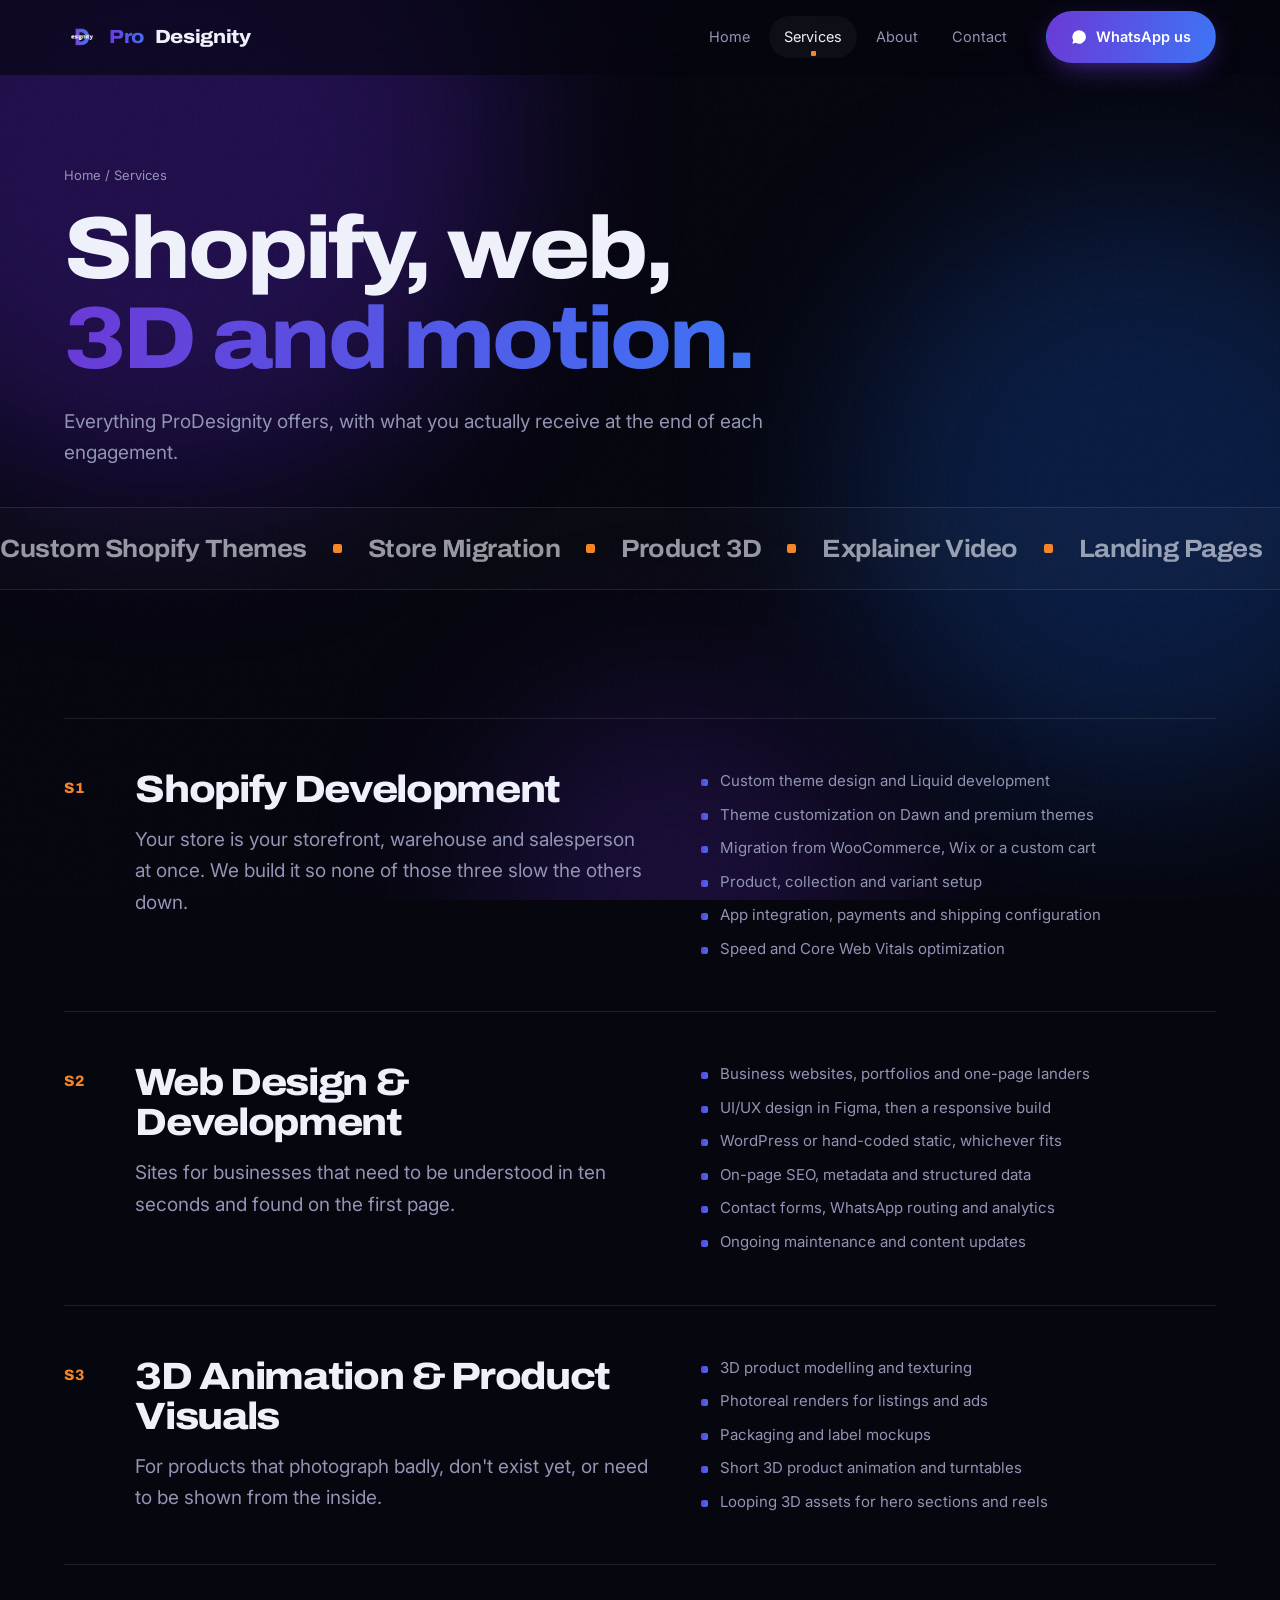
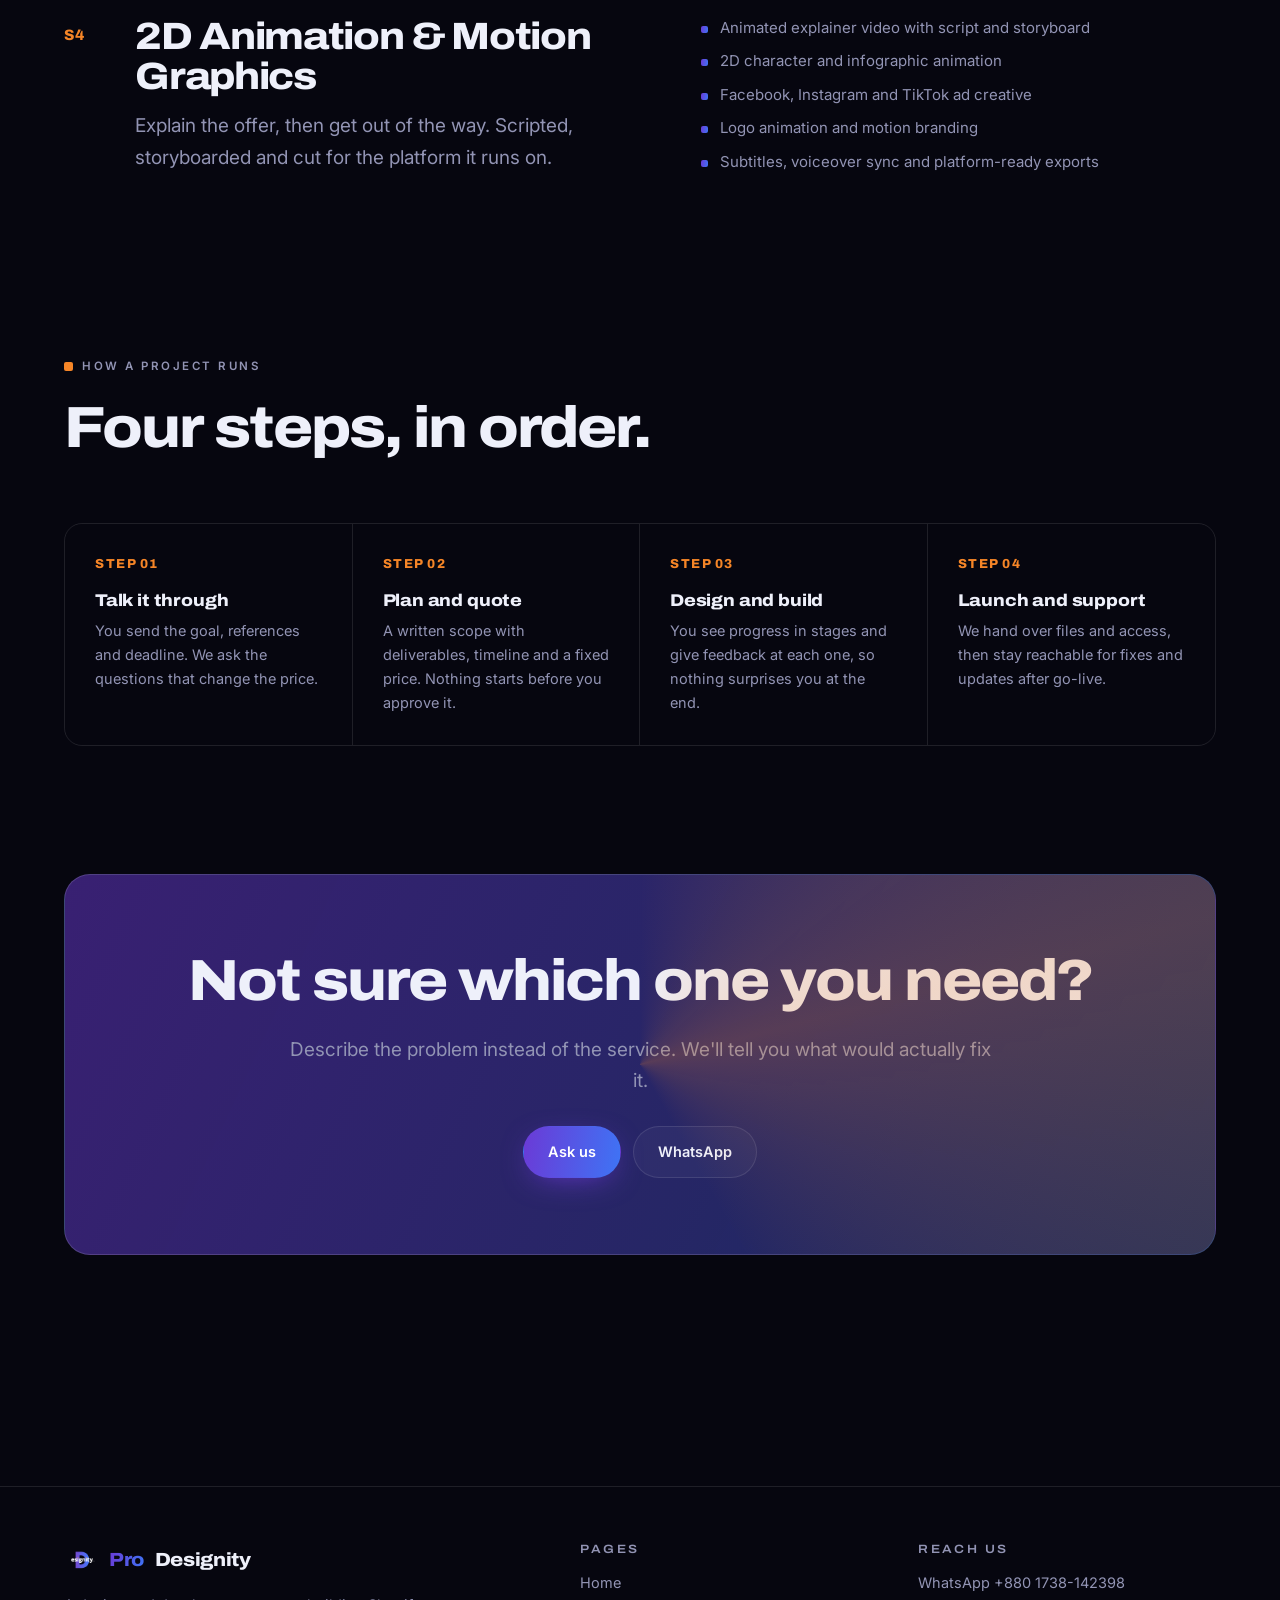
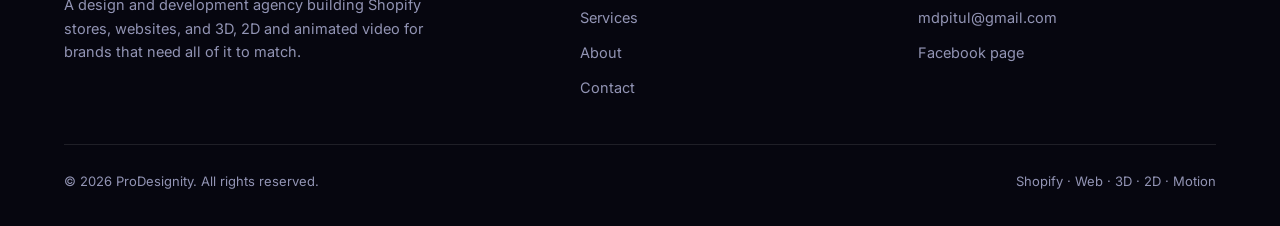
<file: services/index.html>
<!DOCTYPE html>
<html lang="en" data-route="services">
<head>
<meta charset="utf-8">
<meta name="viewport" content="width=device-width, initial-scale=1">
<meta name="theme-color" content="#06060F">

<!-- SEO:START -->
<title>Services — Shopify, Web Development, 3D &amp; 2D Animation | ProDesignity</title>
<meta name="description" content="Shopify theme development and migration, web design, 3D product visuals and 2D animation. See what ProDesignity delivers on every project.">
<link rel="canonical" href="https://prodesignity.com/services">
<meta property="og:title" content="Services — Shopify, Web Development, 3D &amp; 2D Animation | ProDesignity">
<meta property="og:description" content="Shopify theme development and migration, web design, 3D product visuals and 2D animation. See what ProDesignity delivers on every project.">
<meta property="og:url" content="https://prodesignity.com/services">
<!-- SEO:END -->

<meta name="keywords" content="ProDesignity, Pro Designity, Shopify developer, Shopify development agency, web design Bangladesh, 3D animation, 2D animation, animated explainer video, motion graphics, ecommerce website development">
<meta name="author" content="ProDesignity">
<meta name="robots" content="index, follow, max-image-preview:large">
<meta property="og:type" content="website">
<meta property="og:site_name" content="ProDesignity">
<meta property="og:locale" content="en_US">
<meta property="og:image" content="https://prodesignity.com/assets/prodesignity-logo.png">
<meta name="twitter:card" content="summary_large_image">
<meta name="twitter:title" content="ProDesignity — Shopify, Web & Animation Studio">
<meta name="twitter:description" content="Shopify stores, fast websites, and 3D/2D animated video.">
<meta name="twitter:image" content="https://prodesignity.com/assets/prodesignity-logo.png">

<link rel="icon" href="../assets/favicon.ico" sizes="any">
<link rel="icon" href="../assets/logo-96.png" type="image/png">
<link rel="apple-touch-icon" href="../assets/apple-touch-icon.png">

<link rel="preconnect" href="https://fonts.googleapis.com">
<link rel="preconnect" href="https://fonts.gstatic.com" crossorigin>
<link href="https://fonts.googleapis.com/css2?family=Archivo:wdth,wght@62..125,400..900&family=Inter:wght@400..700&display=swap" rel="stylesheet">

<script type="application/ld+json">
{
  "@context": "https://schema.org",
  "@type": "ProfessionalService",
  "@id": "https://prodesignity.com/#organization",
  "name": "ProDesignity",
  "alternateName": ["Pro Designity", "ProDesignity Agency"],
  "url": "https://prodesignity.com/",
  "logo": "https://prodesignity.com/assets/prodesignity-logo.png",
  "image": "https://prodesignity.com/assets/prodesignity-logo.png",
  "description": "ProDesignity is a digital agency providing Shopify development, web design and development, 3D and 2D animation, and animated video production.",
  "email": "mdpitul@gmail.com",
  "telephone": "+8801738142398",
  "address": { "@type": "PostalAddress", "addressCountry": "BD" },
  "areaServed": "Worldwide",
  "sameAs": ["https://www.facebook.com/proDesiginity"],
  "contactPoint": {
    "@type": "ContactPoint",
    "telephone": "+8801738142398",
    "contactType": "customer service",
    "email": "mdpitul@gmail.com",
    "availableLanguage": ["English", "Bengali"]
  },
  "hasOfferCatalog": {
    "@type": "OfferCatalog",
    "name": "Services",
    "itemListElement": [
      { "@type": "Offer", "itemOffered": { "@type": "Service", "name": "Shopify Development" } },
      { "@type": "Offer", "itemOffered": { "@type": "Service", "name": "Web Design & Development" } },
      { "@type": "Offer", "itemOffered": { "@type": "Service", "name": "3D Animation & Product Visuals" } },
      { "@type": "Offer", "itemOffered": { "@type": "Service", "name": "2D Animation & Motion Graphics" } }
    ]
  }
}
</script>

<style>
/* ============ TOKENS ============ */
:root{
  --ink:#06060F;
  --ink-2:#0C0B1A;
  --violet:#6B3AD6;
  --blue:#3E74F5;
  --orange:#F58527;
  --paper:#EEF0FA;
  --muted:#9294B4;
  --line:rgba(255,255,255,.10);
  --surface:rgba(255,255,255,.035);
  --grad:linear-gradient(100deg,var(--violet),var(--blue));
  --display:'Archivo','Arial Black',system-ui,sans-serif;
  --body:'Inter',system-ui,-apple-system,'Segoe UI',sans-serif;
  --pad:clamp(20px,5vw,80px);
  --r:18px;
}
*,*::before,*::after{box-sizing:border-box}
html{scroll-behavior:smooth;-webkit-text-size-adjust:100%}
body{
  margin:0;background:var(--ink);color:var(--paper);
  font-family:var(--body);font-size:16px;line-height:1.65;
  overflow-x:hidden;-webkit-font-smoothing:antialiased;
}
img{max-width:100%;display:block}
a{color:inherit;text-decoration:none}
button,input,select,textarea{font:inherit;color:inherit}
::selection{background:var(--violet);color:#fff}

/* ambient aurora */
.aurora{position:fixed;inset:0;z-index:0;pointer-events:none;overflow:hidden}
.aurora i{position:absolute;display:block;border-radius:50%;filter:blur(90px);opacity:.4}
.aurora i:nth-child(1){width:54vw;height:54vw;left:-14vw;top:-16vw;background:#4B1FA8;animation:drift 26s ease-in-out infinite}
.aurora i:nth-child(2){width:46vw;height:46vw;right:-12vw;top:22vh;background:#12408F;animation:drift 32s ease-in-out infinite reverse}
.aurora i:nth-child(3){width:30vw;height:30vw;left:38vw;bottom:-14vw;background:#3C1C7A;animation:drift 40s ease-in-out infinite}
@keyframes drift{0%,100%{transform:translate3d(0,0,0) scale(1)}50%{transform:translate3d(4vw,-5vh,0) scale(1.18)}}
.grain{position:fixed;inset:0;z-index:1;pointer-events:none;opacity:.035;
  background-image:url("data:image/svg+xml,%3Csvg xmlns='http://www.w3.org/2000/svg' width='140' height='140'%3E%3Cfilter id='n'%3E%3CfeTurbulence baseFrequency='.85' numOctaves='3'/%3E%3C/filter%3E%3Crect width='140' height='140' filter='url(%23n)'/%3E%3C/svg%3E")}

/* ============ SHELL ============ */
.wrap{position:relative;z-index:2}
.container{width:min(1240px,100% - var(--pad)*2);margin-inline:auto}

/* ============ NAV ============ */
.nav{position:sticky;top:0;z-index:60;backdrop-filter:blur(16px);
  background:rgba(6,6,15,.62);border-bottom:1px solid transparent;transition:border-color .3s,background .3s}
.nav.is-stuck{border-bottom-color:var(--line);background:rgba(6,6,15,.86)}
.nav-in{display:flex;align-items:center;gap:24px;height:74px}
.brand{display:flex;align-items:center;gap:11px;font-family:var(--display);
  font-weight:800;font-stretch:112%;letter-spacing:-.02em;font-size:19px;flex:0 0 auto}
.brand img{width:34px;height:34px;border-radius:9px}
.brand b{font-weight:800}
.brand span{background:var(--grad);-webkit-background-clip:text;background-clip:text;color:transparent}
.nav-links{display:flex;gap:4px;margin-left:auto}
.nav-links a{padding:9px 15px;border-radius:99px;font-size:14.5px;color:var(--muted);
  transition:color .2s,background .2s;position:relative}
.nav-links a:hover{color:var(--paper);background:var(--surface)}
.nav-links a[aria-current="page"]{color:var(--paper);background:var(--surface)}
.nav-links a[aria-current="page"]::after{content:"";position:absolute;left:50%;bottom:2px;
  width:5px;height:5px;margin-left:-2.5px;background:var(--orange);border-radius:1px}
.nav-cta{flex:0 0 auto}
.burger{display:none;margin-left:auto;width:44px;height:44px;border:1px solid var(--line);
  background:var(--surface);border-radius:12px;cursor:pointer;align-items:center;justify-content:center}
.burger span{display:block;width:18px;height:2px;background:var(--paper);position:relative}
.burger span::before,.burger span::after{content:"";position:absolute;left:0;width:18px;height:2px;background:var(--paper)}
.burger span::before{top:-6px}.burger span::after{top:6px}

/* ============ BUTTONS ============ */
.btn{display:inline-flex;align-items:center;gap:9px;padding:13px 24px;border-radius:99px;
  font-size:14.5px;font-weight:600;border:1px solid transparent;cursor:pointer;
  transition:transform .25s cubic-bezier(.2,.8,.2,1),box-shadow .25s,background .25s,border-color .25s;
  text-align:center;justify-content:center}
.btn-primary{background:var(--grad);color:#fff;box-shadow:0 8px 30px -10px rgba(107,58,214,.9)}
.btn-primary:hover{transform:translateY(-2px);box-shadow:0 16px 40px -12px rgba(62,116,245,.95)}
.btn-ghost{border-color:var(--line);background:var(--surface);color:var(--paper)}
.btn-ghost:hover{border-color:rgba(255,255,255,.28);transform:translateY(-2px)}
.btn svg{width:16px;height:16px;flex:0 0 auto}

/* ============ TYPE ============ */
.eyebrow{display:inline-flex;align-items:center;gap:9px;font-size:11.5px;font-weight:600;
  letter-spacing:.22em;text-transform:uppercase;color:var(--muted);margin:0 0 22px}
.eyebrow::before{content:"";width:9px;height:9px;background:var(--orange);border-radius:2px;flex:0 0 auto}
h1,h2,h3,h4{font-family:var(--display);font-weight:800;font-stretch:112%;
  letter-spacing:-.035em;line-height:1.02;margin:0}
h1{font-size:clamp(42px,7.4vw,88px)}
h2{font-size:clamp(32px,4.6vw,58px);line-height:1.05}
h3{font-size:clamp(20px,2.1vw,26px);letter-spacing:-.02em;line-height:1.2}
h4{font-size:17px;letter-spacing:-.01em}
.grad{background:var(--grad);-webkit-background-clip:text;background-clip:text;color:transparent}
.lead{font-size:clamp(16px,1.55vw,19px);color:var(--muted);max-width:60ch;margin:22px 0 0}
p{margin:0 0 16px}
.section{padding:clamp(72px,10vw,140px) 0;position:relative}
.section-head{max-width:70ch;margin-bottom:clamp(40px,5vw,64px)}

/* ============ HERO ============ */
.hero{padding:clamp(46px,7vw,96px) 0 clamp(30px,4vw,56px)}
.hero-grid{display:grid;grid-template-columns:1.06fr .94fr;gap:clamp(28px,5vw,64px);align-items:center}
.hero h1 .line{display:block;overflow:hidden}
.hero h1 .line i{display:block;font-style:normal;transform:translateY(102%);
  animation:riseIn .95s cubic-bezier(.16,1,.3,1) forwards}
.hero h1 .line:nth-child(2) i{animation-delay:.09s}
.hero h1 .line:nth-child(3) i{animation-delay:.18s}
@keyframes riseIn{to{transform:translateY(0)}}
.hero .fade-up{opacity:0;transform:translateY(18px);animation:fadeUp .8s .42s cubic-bezier(.16,1,.3,1) forwards}
.hero .fade-up.d2{animation-delay:.56s}
@keyframes fadeUp{to{opacity:1;transform:none}}
.hero-actions{display:flex;flex-wrap:wrap;gap:12px;margin-top:34px}
.hero-meta{display:flex;flex-wrap:wrap;gap:10px 26px;margin-top:34px;font-size:13.5px;color:var(--muted)}
.hero-meta span{display:flex;align-items:center;gap:8px}
.dot{width:7px;height:7px;border-radius:50%;background:var(--orange);box-shadow:0 0 0 4px rgba(245,133,39,.16);
  animation:pulse 2.2s ease-in-out infinite}
@keyframes pulse{50%{box-shadow:0 0 0 9px rgba(245,133,39,0)}}

/* D-LENS signature */
.lens-wrap{position:relative;aspect-ratio:1;max-width:470px;margin-inline:auto;width:100%;
  opacity:0;transform:scale(.94);animation:fadeUp .9s .3s cubic-bezier(.16,1,.3,1) forwards}
.lens{position:absolute;inset:0;clip-path:url(#dLens);background:linear-gradient(155deg,#2A1560,#12275E 55%,#0B1436);
  display:flex;align-items:center;justify-content:center;overflow:hidden}
.lens::after{content:"";position:absolute;inset:0;
  background:linear-gradient(180deg,rgba(6,6,15,.85) 0%,transparent 26%,transparent 74%,rgba(6,6,15,.85) 100%)}
.stream{display:flex;flex-direction:column;animation:streamUp 17s linear infinite;will-change:transform}
.stream b{font-family:var(--display);font-weight:900;font-stretch:118%;font-size:clamp(30px,5.6vw,58px);
  line-height:1.28;letter-spacing:-.045em;text-align:center;white-space:nowrap;padding:0 6px}
.stream b:nth-child(odd){background:linear-gradient(100deg,#B79CFF,#8FB6FF);-webkit-background-clip:text;background-clip:text;color:transparent}
.stream b:nth-child(even){color:transparent;-webkit-text-stroke:1.4px rgba(238,240,250,.62)}
@keyframes streamUp{to{transform:translateY(-50%)}}
.lens-svg{position:absolute;inset:0;width:100%;height:100%;pointer-events:none}
.lens-ring{fill:none;stroke:url(#gStroke);stroke-width:2.2}
.lens-counter{fill:rgba(6,6,15,.9);stroke:rgba(238,240,250,.3);stroke-width:1.4}
.lens-wrap::after{content:"";position:absolute;inset:-14%;z-index:-1;border-radius:50%;
  background:radial-gradient(closest-side,rgba(107,58,214,.42),transparent 72%);filter:blur(24px)}
.tittle{position:absolute;width:26px;height:26px;background:var(--orange);border-radius:4px;
  top:11%;right:15%;box-shadow:0 8px 26px rgba(245,133,39,.55);animation:float 5s ease-in-out infinite}
@keyframes float{50%{transform:translateY(-16px) rotate(9deg)}}

/* ============ MARQUEE (infinite) ============ */
.marquee{border-top:1px solid var(--line);border-bottom:1px solid var(--line);
  padding:20px 0;overflow:hidden;background:rgba(255,255,255,.018)}
.marquee + .marquee{border-top:none}
.mq-track{display:flex;width:max-content;gap:0;animation:mqL 34s linear infinite}
.marquee.rev .mq-track{animation-name:mqR}
.marquee:hover .mq-track{animation-play-state:paused}
.mq-track span{display:inline-flex;align-items:center;gap:26px;padding-right:26px;
  font-family:var(--display);font-weight:700;font-stretch:108%;font-size:clamp(17px,2.1vw,25px);
  letter-spacing:-.02em;color:rgba(238,240,250,.62);white-space:nowrap}
.mq-track span::after{content:"";width:9px;height:9px;background:var(--orange);border-radius:2px;flex:0 0 auto}
.marquee.rev .mq-track span{color:transparent;-webkit-text-stroke:1px rgba(238,240,250,.34)}
.marquee.rev .mq-track span::after{background:var(--blue)}
@keyframes mqL{to{transform:translateX(-50%)}}
@keyframes mqR{from{transform:translateX(-50%)}to{transform:translateX(0)}}

/* ============ CARDS / GRIDS ============ */
.grid{display:grid;gap:18px}
.g-2{grid-template-columns:repeat(2,1fr)}
.g-3{grid-template-columns:repeat(3,1fr)}
.g-4{grid-template-columns:repeat(4,1fr)}
.card{position:relative;padding:30px;border:1px solid var(--line);border-radius:var(--r);
  background:var(--surface);overflow:hidden;transition:transform .4s cubic-bezier(.2,.8,.2,1),border-color .4s}
.card::before{content:"";position:absolute;inset:0;opacity:0;transition:opacity .45s;
  background:radial-gradient(420px 220px at var(--mx,50%) var(--my,0%),rgba(107,58,214,.24),transparent 70%)}
.card:hover{transform:translateY(-6px);border-color:rgba(255,255,255,.24)}
.card:hover::before{opacity:1}
.card > *{position:relative}
.card p{color:var(--muted);font-size:15px;margin:12px 0 0}
.ico{width:50px;height:50px;border-radius:14px;display:grid;place-items:center;
  background:var(--grad);margin-bottom:20px;box-shadow:0 10px 26px -12px rgba(107,58,214,.9)}
.ico svg{width:24px;height:24px;stroke:#fff;fill:none;stroke-width:1.7;stroke-linecap:round;stroke-linejoin:round}
.ico.brand{box-shadow:none;border:1px solid var(--line)}
.ico.brand svg{width:27px;height:27px;stroke:none;stroke-width:0}
.ico.b-shopify{background:#14251A;border-color:rgba(149,191,71,.3)}
.ico.b-figma{background:#181528;border-color:rgba(162,89,255,.3)}
.ico.b-blender{background:#24190F;border-color:rgba(234,118,0,.3)}
.ico.b-ae{background:#14142E;border-color:rgba(153,153,255,.32)}
.card:hover .ico.brand{border-color:rgba(255,255,255,.3)}

/* tool strip */
.tools{margin-top:26px;padding:24px 26px;border:1px solid var(--line);border-radius:var(--r);
  background:var(--surface);display:flex;align-items:center;gap:26px;flex-wrap:wrap}
.tools-label{font-size:11.5px;font-weight:600;letter-spacing:.2em;text-transform:uppercase;
  color:var(--muted);display:flex;align-items:center;gap:9px;flex:0 0 auto}
.tools-label::before{content:"";width:9px;height:9px;background:var(--orange);border-radius:2px}
.tool-list{list-style:none;margin:0;padding:0;display:flex;flex-wrap:wrap;gap:9px}
.tool-list li{display:flex;align-items:center;gap:9px;padding:8px 14px 8px 10px;border-radius:99px;
  border:1px solid var(--line);font-size:13.5px;color:var(--muted);
  transition:color .25s,border-color .25s,transform .25s,background .25s}
.tool-list li svg{width:19px;height:19px;flex:0 0 auto;opacity:.72;transition:opacity .25s}
.tool-list li:hover{color:var(--paper);border-color:rgba(255,255,255,.26);
  background:rgba(255,255,255,.05);transform:translateY(-2px)}
.tool-list li:hover svg{opacity:1}
@media (max-width:620px){.tools{padding:20px}.tool-list{gap:7px}.tool-list li{font-size:12.5px;padding:7px 12px 7px 9px}}
.tags{display:flex;flex-wrap:wrap;gap:7px;margin-top:20px}
.tag{font-size:11.5px;padding:5px 11px;border-radius:99px;border:1px solid var(--line);color:var(--muted)}

/* service detail rows */
.srow{display:grid;grid-template-columns:auto 1fr 1fr;gap:clamp(20px,4vw,56px);
  padding:clamp(30px,4vw,52px) 0;border-top:1px solid var(--line);align-items:start}
.srow .num{font-family:var(--display);font-weight:800;font-size:15px;color:var(--orange);
  letter-spacing:.04em;padding-top:6px}
.srow ul{margin:0;padding:0;list-style:none;display:grid;gap:11px}
.srow li{display:flex;gap:12px;font-size:15px;color:var(--muted);line-height:1.5}
.srow li::before{content:"";width:7px;height:7px;margin-top:9px;background:var(--grad);border-radius:2px;flex:0 0 auto}

/* process */
.steps{display:grid;grid-template-columns:repeat(4,1fr);gap:0;border:1px solid var(--line);border-radius:var(--r);overflow:hidden}
.step{padding:30px;border-right:1px solid var(--line);transition:background .35s}
.step:last-child{border-right:none}
.step:hover{background:var(--surface)}
.step em{font-style:normal;font-family:var(--display);font-weight:800;font-size:13px;
  color:var(--orange);letter-spacing:.12em;display:block;margin-bottom:16px}
.step p{color:var(--muted);font-size:14.5px;margin:10px 0 0}

/* team */
.member{text-align:left;padding:26px}
.avatar{width:72px;height:72px;border-radius:20px;display:grid;place-items:center;
  font-family:var(--display);font-weight:800;font-size:24px;letter-spacing:-.03em;color:#fff;
  background:var(--grad);margin-bottom:20px;position:relative}
.avatar::after{content:"";position:absolute;right:-5px;top:-5px;width:14px;height:14px;
  background:var(--orange);border-radius:3px;border:3px solid var(--ink)}
.member .role{color:var(--blue);font-size:13px;font-weight:600;letter-spacing:.02em;margin-top:6px}
.member p{margin-top:12px}

/* contact cards */
.ccard{display:flex;align-items:center;gap:18px;padding:22px 24px;border:1px solid var(--line);
  border-radius:16px;background:var(--surface);transition:transform .3s,border-color .3s,background .3s}
.ccard:hover{transform:translateX(5px);border-color:rgba(255,255,255,.26);background:rgba(255,255,255,.06)}
.ccard .ci{width:48px;height:48px;border-radius:13px;display:grid;place-items:center;flex:0 0 auto}
.ccard .ci svg{width:23px;height:23px;fill:#fff}
.ci.wa{background:rgba(37,211,102,.16)}.ci.wa svg{fill:#25D366}
.ci.em{background:rgba(107,58,214,.2)}.ci.em svg{fill:#9A7CF0}
.ci.fb{background:rgba(24,119,242,.16)}.ci.fb svg{fill:#1877F2}
.ccard small{display:block;font-size:11px;letter-spacing:.18em;text-transform:uppercase;color:var(--muted)}
.ccard strong{font-size:16.5px;font-weight:600;word-break:break-word}
.ccard .arrow{margin-left:auto;color:var(--muted);transition:transform .3s,color .3s}
.ccard:hover .arrow{transform:translate(3px,-3px);color:var(--paper)}
.notice{display:flex;gap:16px;padding:22px 24px;border-radius:16px;
  border:1px dashed rgba(245,133,39,.42);background:rgba(245,133,39,.07)}
.notice svg{width:24px;height:24px;flex:0 0 auto;stroke:var(--orange);fill:none;stroke-width:1.8}
.notice p{margin:6px 0 0;color:var(--muted);font-size:14.5px}

/* form */
.form{padding:clamp(26px,3.4vw,40px);border:1px solid var(--line);border-radius:22px;
  background:linear-gradient(165deg,rgba(255,255,255,.055),rgba(255,255,255,.02))}
.field{margin-bottom:18px}
.field label{display:block;font-size:13.5px;font-weight:600;margin-bottom:8px}
.field input,.field select,.field textarea{width:100%;padding:14px 16px;border-radius:12px;
  border:1px solid var(--line);background:rgba(0,0,0,.28);outline:none;font-size:15px;
  transition:border-color .25s,box-shadow .25s}
.field textarea{min-height:120px;resize:vertical}
.field input:focus,.field select:focus,.field textarea:focus{
  border-color:var(--blue);box-shadow:0 0 0 3px rgba(62,116,245,.18)}
.field input::placeholder,.field textarea::placeholder{color:#5D5F7A}
.field select{appearance:none;background-image:url("data:image/svg+xml,%3Csvg xmlns='http://www.w3.org/2000/svg' width='14' height='14' viewBox='0 0 24 24' fill='none' stroke='%239294B4' stroke-width='2.4'%3E%3Cpath d='M6 9l6 6 6-6'/%3E%3C/svg%3E");
  background-repeat:no-repeat;background-position:right 16px center}
.form-actions{display:grid;grid-template-columns:1fr 1fr;gap:12px;margin-top:24px}
.form-note{font-size:13px;color:var(--muted);margin:16px 0 0;text-align:center}

/* faq */
.faq{border-top:1px solid var(--line)}
.faq details{border-bottom:1px solid var(--line)}
.faq summary{cursor:pointer;list-style:none;padding:22px 0;font-family:var(--display);
  font-weight:700;font-size:17px;letter-spacing:-.015em;display:flex;align-items:center;gap:16px}
.faq summary::-webkit-details-marker{display:none}
.faq summary::after{content:"+";margin-left:auto;color:var(--orange);font-size:22px;
  transition:transform .3s;font-family:var(--body)}
.faq details[open] summary::after{transform:rotate(45deg)}
.faq p{color:var(--muted);font-size:15px;padding-bottom:22px;margin:0;max-width:78ch}

/* cta band */
.cta-band{position:relative;padding:clamp(46px,6vw,76px);border-radius:26px;overflow:hidden;
  background:linear-gradient(115deg,rgba(107,58,214,.5),rgba(62,116,245,.34));
  border:1px solid rgba(255,255,255,.14);text-align:center}
.cta-band::after{content:"";position:absolute;inset:-40%;
  background:conic-gradient(from 0deg,transparent,rgba(245,133,39,.24),transparent 42%);
  animation:spin 16s linear infinite}
.cta-band > *{position:relative}
@keyframes spin{to{transform:rotate(360deg)}}
.cta-band .btnrow{display:flex;gap:12px;justify-content:center;flex-wrap:wrap;margin-top:30px}

/* footer */
.footer{border-top:1px solid var(--line);padding:56px 0 34px;margin-top:clamp(60px,8vw,110px)}
.f-grid{display:grid;grid-template-columns:1.6fr 1fr 1fr;gap:40px;margin-bottom:44px}
.footer h4{margin-bottom:16px;font-size:12px;letter-spacing:.2em;text-transform:uppercase;color:var(--muted);font-weight:600}
.footer ul{list-style:none;margin:0;padding:0;display:grid;gap:11px;font-size:14.5px}
.footer li a{color:var(--muted);transition:color .2s}
.footer li a:hover{color:var(--paper)}
.footer .about-blurb{color:var(--muted);font-size:14.5px;max-width:42ch;margin-top:16px}
.f-bottom{display:flex;justify-content:space-between;gap:16px;flex-wrap:wrap;
  padding-top:26px;border-top:1px solid var(--line);font-size:13px;color:var(--muted)}

/* routing + reveal */
.route{display:none}
.route.is-active{display:block;animation:routeIn .55s cubic-bezier(.16,1,.3,1)}
@keyframes routeIn{from{opacity:0;transform:translateY(14px)}to{opacity:1;transform:none}}
.reveal{opacity:0;transform:translateY(26px)}
.reveal.in{opacity:1;transform:none;transition:opacity .8s cubic-bezier(.16,1,.3,1),transform .8s cubic-bezier(.16,1,.3,1)}
.page-head{padding:clamp(50px,7vw,96px) 0 clamp(24px,3vw,40px)}
.crumb{font-size:13px;color:var(--muted);margin-bottom:18px}
.crumb a:hover{color:var(--paper)}

/* ============ RESPONSIVE ============ */
@media (max-width:1000px){
  .g-4{grid-template-columns:repeat(2,1fr)}
  .steps{grid-template-columns:repeat(2,1fr)}
  .step:nth-child(2){border-right:none}
  .step:nth-child(-n+2){border-bottom:1px solid var(--line)}
  .srow{grid-template-columns:1fr}
  .f-grid{grid-template-columns:1fr 1fr}
}
@media (max-width:860px){
  .nav-links,.nav-cta{display:none}
  .nav-links.open{display:flex;position:absolute;top:74px;left:0;right:0;flex-direction:column;
    padding:14px;gap:4px;background:rgba(8,8,20,.98);border-bottom:1px solid var(--line);backdrop-filter:blur(20px)}
  .nav-links.open a{padding:13px 16px;font-size:16px}
  .burger{display:flex}
  .hero-grid{grid-template-columns:1fr}
  .lens-wrap{max-width:330px;order:-1}
  .g-2,.g-3{grid-template-columns:1fr}
  .form-actions{grid-template-columns:1fr}
}
@media (max-width:620px){
  .g-4{grid-template-columns:1fr}
  .steps{grid-template-columns:1fr}
  .step{border-right:none;border-bottom:1px solid var(--line)}
  .step:last-child{border-bottom:none}
  .f-grid{grid-template-columns:1fr;gap:30px}
  .card{padding:24px}
}
@media (prefers-reduced-motion:reduce){
  *,*::before,*::after{animation-duration:.001ms!important;animation-iteration-count:1!important;
    transition-duration:.001ms!important;scroll-behavior:auto!important}
  .reveal{opacity:1;transform:none}
  .hero h1 .line i{transform:none}
  .hero .fade-up,.lens-wrap{opacity:1;transform:none}
}
:focus-visible{outline:2px solid var(--orange);outline-offset:3px;border-radius:6px}
.skip{position:absolute;left:-9999px;top:10px;z-index:99;padding:10px 18px;background:var(--violet);border-radius:8px}
.skip:focus{left:16px}
</style>
</head>
<body>

<a class="skip" href="#main">Skip to content</a>

<div class="aurora" aria-hidden="true"><i></i><i></i><i></i></div>
<div class="grain" aria-hidden="true"></div>

<svg width="0" height="0" aria-hidden="true" style="position:absolute">
  <defs>
    <clipPath id="dLens" clipPathUnits="objectBoundingBox">
      <path d="M0.06,0.04 H0.46 C0.78,0.04 0.96,0.22 0.96,0.5 C0.96,0.78 0.78,0.96 0.46,0.96 H0.06 Z"/>
    </clipPath>
    <linearGradient id="gStroke" x1="0" y1="0" x2="1" y2="1">
      <stop offset="0%" stop-color="#6B3AD6"/><stop offset="100%" stop-color="#3E74F5"/>
    </linearGradient>
  </defs>
</svg>

<div class="wrap">

<!-- ================= NAV ================= -->
<header class="nav" id="nav">
  <div class="container nav-in">
    <a class="brand" href="/" data-link>
      <img src="[data-uri]" alt="ProDesignity logo" width="34" height="34">
      <span>Pro</span><b>Designity</b>
    </a>
    <button class="burger" id="burger" aria-label="Open menu" aria-expanded="false"><span></span></button>
    <nav class="nav-links" id="menu" aria-label="Main">
      <a href="/" data-link data-nav="home">Home</a>
      <a href="/services" data-link data-nav="services">Services</a>
      <a href="/about" data-link data-nav="about">About</a>
      <a href="/contact" data-link data-nav="contact">Contact</a>
    </nav>
    <div class="nav-cta">
      <a class="btn btn-primary" href="https://wa.me/8801738142398" target="_blank" rel="noopener">
        <svg viewBox="0 0 24 24" fill="currentColor"><path d="M17.5 14.4c-.3-.2-1.7-.9-2-1-.3-.1-.5-.1-.7.1-.2.3-.7 1-.9 1.2-.2.2-.3.2-.6.1-.3-.2-1.2-.5-2.3-1.4-.9-.8-1.4-1.7-1.6-2-.2-.3 0-.5.1-.6l.5-.5c.1-.2.2-.3.3-.5 0-.2 0-.4 0-.5 0-.2-.7-1.6-.9-2.2-.2-.6-.5-.5-.7-.5h-.6c-.2 0-.5.1-.8.4-.3.3-1 1-1 2.5s1.1 2.9 1.2 3.1c.2.2 2.1 3.2 5.1 4.5.7.3 1.3.5 1.7.6.7.2 1.4.2 1.9.1.6-.1 1.7-.7 2-1.4.2-.7.2-1.3.2-1.4-.1-.2-.3-.2-.6-.4zM12 2a10 10 0 00-8.6 15L2 22l5.2-1.4A10 10 0 1012 2z"/></svg>
        WhatsApp us
      </a>
    </div>
  </div>
</header>

<main id="main">

<!-- ================================================================= -->
<!-- ============================ HOME =============================== -->
<!-- ================================================================= -->
<div class="route" data-page="home">

  <section class="hero">
    <div class="container hero-grid">
      <div>
        <p class="eyebrow fade-up">Design &amp; development studio</p>
        <h1>
          <span class="line"><i>Stores that</i></span>
          <span class="line"><i>sell. Stories</i></span>
          <span class="line"><i class="grad">that move.</i></span>
        </h1>
        <p class="lead fade-up">ProDesignity builds Shopify stores, fast websites, and 3D, 2D and animated video — the full set, from one team. Tell us the goal; we ship the thing that gets you there.</p>
        <div class="hero-actions fade-up d2">
          <a class="btn btn-primary" href="/contact" data-link>Start a project</a>
          <a class="btn btn-ghost" href="/services" data-link>See what we do</a>
        </div>
        <div class="hero-meta fade-up d2">
          <span><i class="dot"></i> Replies in 1–2 hours</span>
          <span>Shopify · Web · 3D · 2D · Motion</span>
        </div>
      </div>

      <div class="lens-wrap" aria-hidden="true">
        <div class="lens">
          <div class="stream">
            <b>SHOPIFY</b><b>3D</b><b>WEB</b><b>MOTION</b><b>2D</b><b>VIDEO</b>
            <b>SHOPIFY</b><b>3D</b><b>WEB</b><b>MOTION</b><b>2D</b><b>VIDEO</b>
          </div>
        </div>
        <svg class="lens-svg" viewBox="0 0 100 100" preserveAspectRatio="none">
          <path class="lens-ring" d="M6 4 H46 C78 4 96 22 96 50 C96 78 78 96 46 96 H6 Z"/>
          <path class="lens-counter" d="M30 22 V78 H46 C64 78 74 66 74 50 C74 34 64 22 46 22 Z"/>
        </svg>
        <span class="tittle"></span>
      </div>
    </div>
  </section>

  <div class="marquee" aria-hidden="true"><div class="mq-track">
    <span>Shopify Development</span><span>3D Animation</span><span>Web Design</span><span>2D Animation</span><span>Product Video</span><span>Landing Pages</span>
    <span>Shopify Development</span><span>3D Animation</span><span>Web Design</span><span>2D Animation</span><span>Product Video</span><span>Landing Pages</span>
  </div></div>
  <div class="marquee rev" aria-hidden="true"><div class="mq-track">
    <span>Store Migration</span><span>Speed Optimization</span><span>Explainer Video</span><span>Theme Customization</span><span>Brand Identity</span><span>UI/UX Design</span>
    <span>Store Migration</span><span>Speed Optimization</span><span>Explainer Video</span><span>Theme Customization</span><span>Brand Identity</span><span>UI/UX Design</span>
  </div></div>

  <section class="section">
    <div class="container">
      <div class="section-head reveal">
        <p class="eyebrow">What we do</p>
        <h2>Four services, one<br><span class="grad">accountable team.</span></h2>
        <p class="lead">No handoffs between agencies. The people who design your store also animate the video that sells it.</p>
      </div>
      <div class="grid g-4">
        <article class="card reveal">
          <div class="ico brand b-shopify"><svg viewBox="0 0 24 24" aria-hidden="true"><path d="M4.7 7.2c0-.5.4-.95.95-1h12.7c.55.05.95.5.95 1l-1.1 13.1a1.25 1.25 0 01-1.25 1.15H7.05A1.25 1.25 0 015.8 20.3z" fill="#95BF47"/><path d="M8.75 8.5V6.1A3.25 3.25 0 0112 2.85 3.25 3.25 0 0115.25 6.1v2.4" fill="none" stroke="#5E8E3E" stroke-width="1.7" stroke-linecap="round"/><text x="12" y="17.9" text-anchor="middle" font-family="Archivo,Arial,sans-serif" font-size="10.5" font-weight="800" fill="#fff">S</text></svg></div>
          <h3>Shopify Development</h3>
          <p>Custom themes, app integration, migration and checkout tuning for stores that load fast and convert.</p>
          <div class="tags"><span class="tag">Liquid</span><span class="tag">Custom theme</span><span class="tag">Migration</span></div>
        </article>
        <article class="card reveal">
          <div class="ico brand b-figma"><svg viewBox="0 0 24 24" aria-hidden="true"><path d="M12 1.6H8.35a3.65 3.65 0 100 7.3H12z" fill="#F24E1E"/><path d="M12 1.6h3.65a3.65 3.65 0 010 7.3H12z" fill="#FF7262"/><path d="M12 8.9H8.35a3.65 3.65 0 100 7.3H12z" fill="#A259FF"/><circle cx="15.65" cy="12.55" r="3.65" fill="#1ABCFE"/><path d="M12 16.2H8.35a3.65 3.65 0 103.65 3.65z" fill="#0ACF83"/></svg></div>
          <h3>Web Design &amp; Development</h3>
          <p>Business sites, landing pages and portfolios — designed for your audience, built to score well on Core Web Vitals.</p>
          <div class="tags"><span class="tag">Figma</span><span class="tag">Responsive</span><span class="tag">SEO-ready</span></div>
        </article>
        <article class="card reveal">
          <div class="ico brand b-blender"><svg viewBox="0 0 24 24" aria-hidden="true"><g transform="translate(1.1,-0.5)"><path d="M2.9 10.1l5.6-3.8-1.9-1.9 6.6-.1 7.9 4.9-8.9.2z" fill="#265787"/><ellipse cx="10.6" cy="14.4" rx="6.9" ry="5.7" fill="#EA7600"/><ellipse cx="10.6" cy="14.6" rx="3.3" ry="2.7" fill="#fff"/><circle cx="10.6" cy="14.8" r="1.65" fill="#265787"/></g></svg></div>
          <h3>3D Animation &amp; Visuals</h3>
          <p>Product renders, packaging mockups and 3D motion that show what a photo can't.</p>
          <div class="tags"><span class="tag">Blender</span><span class="tag">Renders</span><span class="tag">Loops</span></div>
        </article>
        <article class="card reveal">
          <div class="ico brand b-ae"><svg viewBox="0 0 24 24" aria-hidden="true"><rect x="1.8" y="1.8" width="20.4" height="20.4" rx="4.6" fill="#00005B" stroke="#5A5AD6" stroke-width="1"/><text x="12" y="16.4" text-anchor="middle" font-family="Archivo,Arial,sans-serif" font-size="9.4" font-weight="800" fill="#9999FF">Ae</text></svg></div>
          <h3>2D Animation &amp; Motion</h3>
          <p>Explainers, ad creatives and social cuts that make a complicated offer land in thirty seconds.</p>
          <div class="tags"><span class="tag">Explainer</span><span class="tag">Ad creative</span><span class="tag">Reels</span></div>
        </article>
      </div>

      <div class="tools reveal">
        <span class="tools-label">Tools we build with</span>
        <ul class="tool-list">
          <li><svg viewBox="0 0 24 24" aria-hidden="true"><path d="M4.7 7.2c0-.5.4-.95.95-1h12.7c.55.05.95.5.95 1l-1.1 13.1a1.25 1.25 0 01-1.25 1.15H7.05A1.25 1.25 0 015.8 20.3z" fill="#95BF47"/><path d="M8.75 8.5V6.1A3.25 3.25 0 0112 2.85 3.25 3.25 0 0115.25 6.1v2.4" fill="none" stroke="#5E8E3E" stroke-width="1.7" stroke-linecap="round"/><text x="12" y="17.9" text-anchor="middle" font-family="Archivo,Arial,sans-serif" font-size="10.5" font-weight="800" fill="#fff">S</text></svg>Shopify</li>
          <li><svg viewBox="0 0 24 24" aria-hidden="true"><circle cx="12" cy="12" r="9.6" fill="none" stroke="#3858E9" stroke-width="1.6"/><text x="12" y="16.2" text-anchor="middle" font-family="Archivo,Arial,sans-serif" font-size="10.6" font-weight="800" fill="#3858E9">W</text></svg>WordPress</li>
          <li><svg viewBox="0 0 24 24" aria-hidden="true"><path d="M12 1.6H8.35a3.65 3.65 0 100 7.3H12z" fill="#F24E1E"/><path d="M12 1.6h3.65a3.65 3.65 0 010 7.3H12z" fill="#FF7262"/><path d="M12 8.9H8.35a3.65 3.65 0 100 7.3H12z" fill="#A259FF"/><circle cx="15.65" cy="12.55" r="3.65" fill="#1ABCFE"/><path d="M12 16.2H8.35a3.65 3.65 0 103.65 3.65z" fill="#0ACF83"/></svg>Figma</li>
          <li><svg viewBox="0 0 24 24" aria-hidden="true"><g transform="translate(1.1,-0.5)"><path d="M2.9 10.1l5.6-3.8-1.9-1.9 6.6-.1 7.9 4.9-8.9.2z" fill="#265787"/><ellipse cx="10.6" cy="14.4" rx="6.9" ry="5.7" fill="#EA7600"/><ellipse cx="10.6" cy="14.6" rx="3.3" ry="2.7" fill="#fff"/><circle cx="10.6" cy="14.8" r="1.65" fill="#265787"/></g></svg>Blender</li>
          <li><svg viewBox="0 0 24 24" aria-hidden="true"><rect x="1.8" y="1.8" width="20.4" height="20.4" rx="4.6" fill="#00005B" stroke="#5A5AD6" stroke-width="1"/><text x="12" y="16.4" text-anchor="middle" font-family="Archivo,Arial,sans-serif" font-size="9.4" font-weight="800" fill="#9999FF">Ae</text></svg>After Effects</li>
          <li><svg viewBox="0 0 24 24" aria-hidden="true"><rect x="1.8" y="1.8" width="20.4" height="20.4" rx="4.6" fill="#330000" stroke="#B36A1E" stroke-width="1"/><text x="12" y="16.4" text-anchor="middle" font-family="Archivo,Arial,sans-serif" font-size="9.4" font-weight="800" fill="#FF9A00">Ai</text></svg>Illustrator</li>
          <li><svg viewBox="0 0 24 24" aria-hidden="true"><rect x="1.8" y="1.8" width="20.4" height="20.4" rx="4.6" fill="#00005B" stroke="#5A5AD6" stroke-width="1"/><text x="12" y="16.4" text-anchor="middle" font-family="Archivo,Arial,sans-serif" font-size="9.4" font-weight="800" fill="#9999FF">Pr</text></svg>Premiere Pro</li>
        </ul>
      </div>
    </div>
  </section>

  <section class="section" style="padding-top:0;margin-top:-40px">
    <div class="container">
      <div class="grid g-3">
        <div class="card reveal"><h3 class="grad">Built to be found</h3><p>Clean markup, real metadata, structured data and fast pages. Your site should bring in customers, not just sit online.</p></div>
        <div class="card reveal"><h3 class="grad">One point of contact</h3><p>Message us on WhatsApp and reach a person who knows your project — usually within one to two hours.</p></div>
        <div class="card reveal"><h3 class="grad">Design and motion together</h3><p>Because the same team handles the store and the video, your brand looks the same everywhere it shows up.</p></div>
      </div>
    </div>
  </section>

  <!-- ============ TEAM (edit names, roles and initials below) ============ -->
  <section class="section" style="padding-top:0">
    <div class="container">
      <div class="section-head reveal">
        <p class="eyebrow">The team</p>
        <h2>Small team.<br><span class="grad">Direct line.</span></h2>
        <p class="lead">You work with the people doing the work — no account managers in between.</p>
      </div>
      <div class="grid g-4">
        <article class="card member reveal">
          <div class="avatar">MP</div>
          <h4>Md Pitul</h4>
          <div class="role">Founder &amp; Shopify Developer</div>
          <p>Leads builds and client calls. Handles theme development, migrations and store performance.</p>
        </article>
        <article class="card member reveal">
          <div class="avatar">TN</div>
          <h4>Team Member</h4>
          <div class="role">Web Designer</div>
          <p>Turns brand direction into layouts and design systems that survive contact with real content.</p>
        </article>
        <article class="card member reveal">
          <div class="avatar">TN</div>
          <h4>Team Member</h4>
          <div class="role">3D Artist</div>
          <p>Product modelling, lighting and rendering for stills and short 3D motion pieces.</p>
        </article>
        <article class="card member reveal">
          <div class="avatar">TN</div>
          <h4>Team Member</h4>
          <div class="role">Motion Designer</div>
          <p>2D animation, explainers and ad creative — from storyboard to final export.</p>
        </article>
      </div>
    </div>
  </section>

  <section class="section" style="padding-top:0">
    <div class="container">
      <div class="cta-band reveal">
        <p class="eyebrow" style="justify-content:center">Free consultation</p>
        <h2>Tell us what you're building.</h2>
        <p class="lead" style="margin-inline:auto;text-align:center">Send the idea, the deadline and the budget range. We'll reply with a plan and a price — usually the same day.</p>
        <div class="btnrow">
          <a class="btn btn-primary" href="https://wa.me/8801738142398" target="_blank" rel="noopener">Message on WhatsApp</a>
          <a class="btn btn-ghost" href="/contact" data-link>Open the contact form</a>
        </div>
      </div>
    </div>
  </section>
</div>

<!-- ================================================================= -->
<!-- ========================== SERVICES ============================= -->
<!-- ================================================================= -->
<div class="route" data-page="services">
  <section class="page-head">
    <div class="container">
      <p class="crumb"><a href="/" data-link>Home</a> / Services</p>
      <h1>Shopify, web,<br><span class="grad">3D and motion.</span></h1>
      <p class="lead">Everything ProDesignity offers, with what you actually receive at the end of each engagement.</p>
    </div>
  </section>

  <div class="marquee" aria-hidden="true"><div class="mq-track">
    <span>Custom Shopify Themes</span><span>Store Migration</span><span>Product 3D</span><span>Explainer Video</span><span>Landing Pages</span><span>Speed Optimization</span>
    <span>Custom Shopify Themes</span><span>Store Migration</span><span>Product 3D</span><span>Explainer Video</span><span>Landing Pages</span><span>Speed Optimization</span>
  </div></div>

  <section class="section">
    <div class="container">
      <div class="srow reveal">
        <div class="num">S1</div>
        <div><h2 style="font-size:clamp(26px,3.2vw,38px)">Shopify Development</h2>
          <p class="lead" style="margin-top:14px">Your store is your storefront, warehouse and salesperson at once. We build it so none of those three slow the others down.</p></div>
        <ul>
          <li>Custom theme design and Liquid development</li>
          <li>Theme customization on Dawn and premium themes</li>
          <li>Migration from WooCommerce, Wix or a custom cart</li>
          <li>Product, collection and variant setup</li>
          <li>App integration, payments and shipping configuration</li>
          <li>Speed and Core Web Vitals optimization</li>
        </ul>
      </div>

      <div class="srow reveal">
        <div class="num">S2</div>
        <div><h2 style="font-size:clamp(26px,3.2vw,38px)">Web Design &amp; Development</h2>
          <p class="lead" style="margin-top:14px">Sites for businesses that need to be understood in ten seconds and found on the first page.</p></div>
        <ul>
          <li>Business websites, portfolios and one-page landers</li>
          <li>UI/UX design in Figma, then a responsive build</li>
          <li>WordPress or hand-coded static, whichever fits</li>
          <li>On-page SEO, metadata and structured data</li>
          <li>Contact forms, WhatsApp routing and analytics</li>
          <li>Ongoing maintenance and content updates</li>
        </ul>
      </div>

      <div class="srow reveal">
        <div class="num">S3</div>
        <div><h2 style="font-size:clamp(26px,3.2vw,38px)">3D Animation &amp; Product Visuals</h2>
          <p class="lead" style="margin-top:14px">For products that photograph badly, don't exist yet, or need to be shown from the inside.</p></div>
        <ul>
          <li>3D product modelling and texturing</li>
          <li>Photoreal renders for listings and ads</li>
          <li>Packaging and label mockups</li>
          <li>Short 3D product animation and turntables</li>
          <li>Looping 3D assets for hero sections and reels</li>
        </ul>
      </div>

      <div class="srow reveal">
        <div class="num">S4</div>
        <div><h2 style="font-size:clamp(26px,3.2vw,38px)">2D Animation &amp; Motion Graphics</h2>
          <p class="lead" style="margin-top:14px">Explain the offer, then get out of the way. Scripted, storyboarded and cut for the platform it runs on.</p></div>
        <ul>
          <li>Animated explainer video with script and storyboard</li>
          <li>2D character and infographic animation</li>
          <li>Facebook, Instagram and TikTok ad creative</li>
          <li>Logo animation and motion branding</li>
          <li>Subtitles, voiceover sync and platform-ready exports</li>
        </ul>
      </div>
    </div>
  </section>

  <section class="section" style="padding-top:0">
    <div class="container">
      <div class="section-head reveal">
        <p class="eyebrow">How a project runs</p>
        <h2>Four steps, in order.</h2>
      </div>
      <div class="steps reveal">
        <div class="step"><em>STEP 01</em><h4>Talk it through</h4><p>You send the goal, references and deadline. We ask the questions that change the price.</p></div>
        <div class="step"><em>STEP 02</em><h4>Plan and quote</h4><p>A written scope with deliverables, timeline and a fixed price. Nothing starts before you approve it.</p></div>
        <div class="step"><em>STEP 03</em><h4>Design and build</h4><p>You see progress in stages and give feedback at each one, so nothing surprises you at the end.</p></div>
        <div class="step"><em>STEP 04</em><h4>Launch and support</h4><p>We hand over files and access, then stay reachable for fixes and updates after go-live.</p></div>
      </div>
    </div>
  </section>

  <section class="section" style="padding-top:0">
    <div class="container">
      <div class="cta-band reveal">
        <h2>Not sure which one you need?</h2>
        <p class="lead" style="margin-inline:auto;text-align:center">Describe the problem instead of the service. We'll tell you what would actually fix it.</p>
        <div class="btnrow">
          <a class="btn btn-primary" href="/contact" data-link>Ask us</a>
          <a class="btn btn-ghost" href="https://wa.me/8801738142398" target="_blank" rel="noopener">WhatsApp</a>
        </div>
      </div>
    </div>
  </section>
</div>

<!-- ================================================================= -->
<!-- ============================ ABOUT ============================== -->
<!-- ================================================================= -->
<div class="route" data-page="about">
  <section class="page-head">
    <div class="container">
      <p class="crumb"><a href="/" data-link>Home</a> / About</p>
      <h1>We're <span class="grad">ProDesignity.</span></h1>
      <p class="lead">A design and development agency working with store owners, founders and brands who need their online presence to do real work.</p>
    </div>
  </section>

  <section class="section" style="padding-top:clamp(30px,4vw,56px)">
    <div class="container">
      <div class="grid g-2">
        <div class="reveal">
          <p class="eyebrow">Why we exist</p>
          <h2 style="font-size:clamp(26px,3.2vw,40px)">Most brands hire three vendors and get four styles.</h2>
          <p class="lead">A store from one freelancer, a landing page from another, a promo video from a third. Each piece is fine on its own, and together they look like three different companies.</p>
          <p class="lead">ProDesignity was set up to remove that gap. We handle the Shopify build, the website, the 3D product visuals and the animated video under one roof, so the brand you spent money on stays intact from the ad to the checkout button.</p>
        </div>
        <div class="reveal">
          <p class="eyebrow">How we work</p>
          <h2 style="font-size:clamp(26px,3.2vw,40px)">Fixed scope, plain language, no disappearing.</h2>
          <p class="lead">You get a written scope before anything starts, progress you can see at each stage, and a person who answers messages. We quote in advance and stick to it.</p>
          <p class="lead">Most of our clients come from referrals and from our Facebook page, which tells you how we'd rather grow: by finishing what we start.</p>
        </div>
      </div>
    </div>
  </section>

  <section class="section" style="padding-top:0">
    <div class="container">
      <div class="section-head reveal">
        <p class="eyebrow">What we hold to</p>
        <h2>Three things we<br><span class="grad">don't negotiate.</span></h2>
      </div>
      <div class="grid g-3">
        <div class="card reveal"><h3>Speed is a feature</h3><p>A beautiful store that takes six seconds to load is a broken store. Performance is part of the build, not an upsell.</p></div>
        <div class="card reveal"><h3>Findable by default</h3><p>Every page we ship has proper titles, descriptions, structured data and a sitemap. Being invisible is not a design choice.</p></div>
        <div class="card reveal"><h3>You own everything</h3><p>Files, source, accounts and admin access are handed over at the end. No hostage situations.</p></div>
      </div>
    </div>
  </section>

  <section class="section" style="padding-top:0">
    <div class="container">
      <div class="grid g-4">
        <div class="card reveal"><h3 class="grad">Shopify</h3><p>Custom themes, migrations and conversion work for online stores.</p></div>
        <div class="card reveal"><h3 class="grad">Web</h3><p>Business sites and landing pages built to be fast and searchable.</p></div>
        <div class="card reveal"><h3 class="grad">3D</h3><p>Product visualisation, renders and short 3D motion.</p></div>
        <div class="card reveal"><h3 class="grad">2D Animation</h3><p>Explainers, ad creative and animated brand assets.</p></div>
      </div>
    </div>
  </section>

  <section class="section" style="padding-top:0">
    <div class="container">
      <div class="section-head reveal"><p class="eyebrow">Common questions</p><h2>Before you message us.</h2></div>
      <div class="faq reveal">
        <details><summary>Where are you based, and do you work with clients abroad?</summary><p>We're based in Bangladesh and work with clients worldwide. Most communication happens over WhatsApp and email, and we schedule calls around your timezone.</p></details>
        <details><summary>How long does a Shopify store take?</summary><p>A customized theme build with your products set up usually runs one to three weeks. A fully custom design with bespoke sections takes longer. You'll get a specific timeline in the quote before anything begins.</p></details>
        <details><summary>What does a project cost?</summary><p>It depends on scope, so we quote per project rather than publishing a rate card. Send us the requirements and a budget range and we'll tell you honestly what's possible within it.</p></details>
        <details><summary>Can you do just the video, or just the website?</summary><p>Yes. The services are bundled when it helps you and separate when it doesn't. Plenty of clients come to us only for animation or only for a store fix.</p></details>
        <details><summary>What happens after launch?</summary><p>You get the files and full admin access. We stay available for updates, fixes and new sections — either ad hoc or on a monthly arrangement.</p></details>
      </div>
    </div>
  </section>

  <section class="section" style="padding-top:0">
    <div class="container">
      <div class="cta-band reveal">
        <h2>Let's build the next one together.</h2>
        <div class="btnrow">
          <a class="btn btn-primary" href="/contact" data-link>Start a project</a>
          <a class="btn btn-ghost" href="https://www.facebook.com/proDesiginity" target="_blank" rel="noopener">See our Facebook page</a>
        </div>
      </div>
    </div>
  </section>
</div>

<!-- ================================================================= -->
<!-- =========================== CONTACT ============================= -->
<!-- ================================================================= -->
<div class="route" data-page="contact">
  <section class="page-head">
    <div class="container">
      <p class="crumb"><a href="/" data-link>Home</a> / Contact</p>
      <h1>Let's get in <span class="grad">touch.</span></h1>
      <p class="lead">Have a project in mind or need expert web &amp; design services? Message us today — WhatsApp is fastest.</p>
    </div>
  </section>

  <section class="section" style="padding-top:clamp(28px,3.5vw,48px)">
    <div class="container">
      <div class="grid g-2" style="align-items:start;gap:clamp(20px,3vw,42px)">

        <div class="grid reveal" style="gap:14px">
          <a class="ccard" href="https://wa.me/8801738142398" target="_blank" rel="noopener">
            <span class="ci wa"><svg viewBox="0 0 24 24"><path d="M17.5 14.4c-.3-.2-1.7-.9-2-1-.3-.1-.5-.1-.7.1-.2.3-.7 1-.9 1.2-.2.2-.3.2-.6.1-.3-.2-1.2-.5-2.3-1.4-.9-.8-1.4-1.7-1.6-2-.2-.3 0-.5.1-.6l.5-.5c.1-.2.2-.3.3-.5 0-.2 0-.4 0-.5 0-.2-.7-1.6-.9-2.2-.2-.6-.5-.5-.7-.5h-.6c-.2 0-.5.1-.8.4-.3.3-1 1-1 2.5s1.1 2.9 1.2 3.1c.2.2 2.1 3.2 5.1 4.5.7.3 1.3.5 1.7.6.7.2 1.4.2 1.9.1.6-.1 1.7-.7 2-1.4.2-.7.2-1.3.2-1.4-.1-.2-.3-.2-.6-.4zM12 2a10 10 0 00-8.6 15L2 22l5.2-1.4A10 10 0 1012 2z"/></svg></span>
            <span><small>Direct WhatsApp</small><strong>+880 1738-142398</strong></span>
            <svg class="arrow" width="18" height="18" viewBox="0 0 24 24" fill="none" stroke="currentColor" stroke-width="2"><path d="M7 17L17 7M8 7h9v9"/></svg>
          </a>
          <a class="ccard" href="mailto:mdpitul@gmail.com">
            <span class="ci em"><svg viewBox="0 0 24 24"><path d="M20 4H4a2 2 0 00-2 2v12a2 2 0 002 2h16a2 2 0 002-2V6a2 2 0 00-2-2zm0 4.2l-8 5-8-5V6l8 5 8-5z"/></svg></span>
            <span><small>Official Email</small><strong>mdpitul@gmail.com</strong></span>
            <svg class="arrow" width="18" height="18" viewBox="0 0 24 24" fill="none" stroke="currentColor" stroke-width="2"><path d="M7 17L17 7M8 7h9v9"/></svg>
          </a>
          <a class="ccard" href="https://www.facebook.com/proDesiginity" target="_blank" rel="noopener">
            <span class="ci fb"><svg viewBox="0 0 24 24"><path d="M22 12a10 10 0 10-11.6 9.9v-7H7.9V12h2.5V9.8c0-2.5 1.5-3.9 3.8-3.9 1.1 0 2.2.2 2.2.2v2.5h-1.3c-1.2 0-1.6.8-1.6 1.6V12h2.8l-.4 2.9h-2.4v7A10 10 0 0022 12z"/></svg></span>
            <span><small>Facebook Page</small><strong>facebook.com/proDesiginity</strong></span>
            <svg class="arrow" width="18" height="18" viewBox="0 0 24 24" fill="none" stroke="currentColor" stroke-width="2"><path d="M7 17L17 7M8 7h9v9"/></svg>
          </a>
          <div class="notice">
            <svg viewBox="0 0 24 24"><circle cx="12" cy="12" r="9"/><path d="M12 7v5l3 2"/></svg>
            <div><strong>Fast response time</strong><p>We typically reply within 1–2 hours on WhatsApp and email, Saturday to Thursday.</p></div>
          </div>
        </div>

        <div class="form reveal">
          <h2 style="font-size:clamp(26px,3vw,36px)">Start a <span class="grad">Project</span></h2>
          <p style="color:var(--muted);font-size:14.5px;margin:12px 0 26px">Fill this in and pick how you'd like to send it. Your details go straight into a WhatsApp or email draft — nothing is stored on this site.</p>

          <div class="field"><label for="f-name">Your name</label>
            <input id="f-name" type="text" placeholder="Your full name" autocomplete="name"></div>
          <div class="field"><label for="f-email">Email address</label>
            <input id="f-email" type="email" placeholder="you@example.com" autocomplete="email"></div>
          <div class="field"><label for="f-service">Service needed</label>
            <select id="f-service">
              <option>Shopify Development</option>
              <option>Web Design &amp; Development</option>
              <option>3D Animation &amp; Product Visuals</option>
              <option>2D Animation &amp; Motion Graphics</option>
              <option>Something else</option>
            </select></div>
          <div class="field"><label for="f-budget">Budget range</label>
            <select id="f-budget">
              <option>Not decided yet</option><option>Under $300</option><option>$300 – $800</option>
              <option>$800 – $2,000</option><option>$2,000+</option>
            </select></div>
          <div class="field"><label for="f-msg">Project details</label>
            <textarea id="f-msg" placeholder="Tell us about your project goals, deadline and any reference links…"></textarea></div>

          <div class="form-actions">
            <button class="btn btn-primary" id="send-wa" type="button">Send on WhatsApp</button>
            <button class="btn btn-ghost" id="send-mail" type="button">Send by email</button>
          </div>
          <p class="form-note" id="form-note">Both options open your own app with the message ready to send.</p>
        </div>
      </div>
    </div>
  </section>

  <section class="section" style="padding-top:0">
    <div class="container">
      <div class="section-head reveal"><p class="eyebrow">Quick answers</p><h2>Good to know.</h2></div>
      <div class="faq reveal">
        <details><summary>What should I include in the first message?</summary><p>What you're building, a deadline if you have one, a budget range, and links to anything you like the look of. That's enough for us to reply with a real plan instead of more questions.</p></details>
        <details><summary>Do you charge for the first consultation?</summary><p>No. The initial conversation and the quote are free.</p></details>
        <details><summary>Which languages can we talk in?</summary><p>English or Bengali — whichever you prefer.</p></details>
      </div>
    </div>
  </section>
</div>

</main>

<!-- ================= FOOTER ================= -->
<footer class="footer">
  <div class="container">
    <div class="f-grid">
      <div>
        <a class="brand" href="/" data-link>
          <img src="[data-uri]" alt="" width="34" height="34">
          <span>Pro</span><b>Designity</b>
        </a>
        <p class="about-blurb">A design and development agency building Shopify stores, websites, and 3D, 2D and animated video for brands that need all of it to match.</p>
      </div>
      <div>
        <h4>Pages</h4>
        <ul>
          <li><a href="/" data-link>Home</a></li>
          <li><a href="/services" data-link>Services</a></li>
          <li><a href="/about" data-link>About</a></li>
          <li><a href="/contact" data-link>Contact</a></li>
        </ul>
      </div>
      <div>
        <h4>Reach us</h4>
        <ul>
          <li><a href="https://wa.me/8801738142398" target="_blank" rel="noopener">WhatsApp +880 1738-142398</a></li>
          <li><a href="mailto:mdpitul@gmail.com">mdpitul@gmail.com</a></li>
          <li><a href="https://www.facebook.com/proDesiginity" target="_blank" rel="noopener">Facebook page</a></li>
        </ul>
      </div>
    </div>
    <div class="f-bottom">
      <span>© <span id="yr">2026</span> ProDesignity. All rights reserved.</span>
      <span>Shopify · Web · 3D · 2D · Motion</span>
    </div>
  </div>
</footer>

</div><!-- /wrap -->

<script>
(function(){
  "use strict";

  /* ---------- per-page SEO table ---------- */
  var SEO = {
    home:{
      path:"/",
      title:"ProDesignity — Shopify Development, Web Design & 3D/2D Animation Agency",
      desc:"ProDesignity is a digital agency building Shopify stores, fast websites, and 3D, 2D and animated video. Talk to us on WhatsApp: +880 1738-142398."
    },
    services:{
      path:"/services",
      title:"Services — Shopify, Web Development, 3D & 2D Animation | ProDesignity",
      desc:"Shopify theme development and migration, web design, 3D product visuals and 2D animated explainer video. See what ProDesignity delivers on every project."
    },
    about:{
      path:"/about",
      title:"About ProDesignity — Design & Development Agency in Bangladesh",
      desc:"ProDesignity is a Bangladesh-based agency handling Shopify, web development, 3D and 2D animation under one roof, so your brand stays consistent everywhere."
    },
    contact:{
      path:"/contact",
      title:"Contact ProDesignity — Start a Shopify, Web or Animation Project",
      desc:"Message ProDesignity on WhatsApp at +880 1738-142398 or email mdpitul@gmail.com. We usually reply within 1–2 hours."
    }
  };
  var ORIGIN = location.origin.indexOf("http") === 0 ? location.origin : "https://prodesignity.com";

  var routes = document.querySelectorAll("[data-page]");
  var navLinks = document.querySelectorAll("[data-nav]");
  var menu = document.getElementById("menu");
  var burger = document.getElementById("burger");

  function meta(sel, attr, val){
    var el = document.querySelector(sel);
    if(el) el.setAttribute(attr, val);
  }

  function routeFromPath(p){
    p = (p || "/").replace(/\/+$/,"") || "/";
    p = p.replace(/\/index\.html$/,"") || "/";
    var seg = p.split("/").pop();
    return SEO[seg] ? seg : "home";
  }

  function render(name, push, scroll){
    var data = SEO[name] || SEO.home;
    routes.forEach(function(r){ r.classList.toggle("is-active", r.dataset.page === name); });
    navLinks.forEach(function(a){
      if(a.dataset.nav === name) a.setAttribute("aria-current","page");
      else a.removeAttribute("aria-current");
    });

    document.title = data.title;
    document.documentElement.setAttribute("data-route", name);
    meta('meta[name="description"]',"content",data.desc);
    meta('link[rel="canonical"]',"href",ORIGIN + data.path);
    meta('meta[property="og:title"]',"content",data.title);
    meta('meta[property="og:description"]',"content",data.desc);
    meta('meta[property="og:url"]',"content",ORIGIN + data.path);
    meta('meta[name="twitter:title"]',"content",data.title);
    meta('meta[name="twitter:description"]',"content",data.desc);

    if(push && history.pushState){
      try{ history.pushState({r:name}, "", data.path); }
      catch(err){ /* sandboxed preview: keep the URL, still switch the view */ }
    }
    if(scroll) window.scrollTo({top:0,behavior:"instant" in document.body.style ? "instant" : "auto"});
    menu.classList.remove("open");
    burger.setAttribute("aria-expanded","false");
    observeReveals();
  }

  /* intercept internal links — no page reload */
  document.addEventListener("click", function(e){
    var a = e.target.closest("a[data-link]");
    if(!a) return;
    if(e.metaKey || e.ctrlKey || e.shiftKey || e.button !== 0) return;
    e.preventDefault();
    render(routeFromPath(a.getAttribute("href")), true, true);
  });

  window.addEventListener("popstate", function(){
    render(routeFromPath(location.pathname), false, false);
  });

  /* first paint: static file may declare its own route */
  var initial = document.documentElement.getAttribute("data-route");
  if(!SEO[initial]) initial = routeFromPath(location.pathname);
  render(initial, false, false);

  /* ---------- mobile menu ---------- */
  burger.addEventListener("click", function(){
    var open = menu.classList.toggle("open");
    burger.setAttribute("aria-expanded", open ? "true" : "false");
  });

  /* ---------- sticky nav shadow ---------- */
  var nav = document.getElementById("nav");
  var onScroll = function(){ nav.classList.toggle("is-stuck", window.scrollY > 12); };
  window.addEventListener("scroll", onScroll, {passive:true});
  onScroll();

  /* ---------- scroll reveal ---------- */
  var io = null;
  if("IntersectionObserver" in window){
    io = new IntersectionObserver(function(entries){
      entries.forEach(function(en){
        if(en.isIntersecting){ en.target.classList.add("in"); io.unobserve(en.target); }
      });
    },{rootMargin:"0px 0px -8% 0px",threshold:.08});
  }
  function observeReveals(){
    var active = document.querySelector(".route.is-active");
    if(!active) return;
    var items = active.querySelectorAll(".reveal:not(.in)");
    items.forEach(function(el,i){
      el.style.transitionDelay = (Math.min(i,6) * 60) + "ms";
      if(io) io.observe(el); else el.classList.add("in");
    });
  }

  /* ---------- card spotlight ---------- */
  document.addEventListener("pointermove", function(e){
    var c = e.target.closest(".card");
    if(!c) return;
    var r = c.getBoundingClientRect();
    c.style.setProperty("--mx",(e.clientX - r.left) + "px");
    c.style.setProperty("--my",(e.clientY - r.top) + "px");
  });

  /* ---------- contact form → WhatsApp / email ---------- */
  var note = document.getElementById("form-note");
  function val(id){ var el = document.getElementById(id); return el ? el.value.trim() : ""; }
  function build(){
    var name = val("f-name"), email = val("f-email");
    if(!name || !email){
      note.textContent = "Add your name and email first, then choose how to send.";
      note.style.color = "#F58527";
      (document.getElementById(name ? "f-email" : "f-name")).focus();
      return null;
    }
    note.style.color = "";
    note.textContent = "Message ready — finish sending in the app that just opened.";
    return "New project enquiry — ProDesignity\n\n"+
      "Name: "+name+"\nEmail: "+email+
      "\nService: "+val("f-service")+"\nBudget: "+val("f-budget")+
      "\n\nDetails:\n"+(val("f-msg") || "(none added)");
  }
  var wa = document.getElementById("send-wa"), mail = document.getElementById("send-mail");
  if(wa) wa.addEventListener("click", function(){
    var m = build(); if(!m) return;
    window.open("https://wa.me/8801738142398?text=" + encodeURIComponent(m), "_blank", "noopener");
  });
  if(mail) mail.addEventListener("click", function(){
    var m = build(); if(!m) return;
    window.location.href = "mailto:mdpitul@gmail.com?subject=" +
      encodeURIComponent("Project enquiry — " + val("f-service")) + "&body=" + encodeURIComponent(m);
  });

  document.getElementById("yr").textContent = new Date().getFullYear();
})();
</script>
</body>
</html>
</file>
<file: assets/css/main.css>
/* ============ TOKENS ============ */
@import url("./variable.css");
*,
*::before,
*::after {
    box-sizing: border-box;
}
html {
    scroll-behavior: smooth;
    -webkit-text-size-adjust: 100%;
}
body {
    margin: 0;
    background: var(--ink);
    color: var(--paper);
    font-family: var(--body);
    font-size: 16px;
    line-height: 1.65;
    overflow-x: hidden;
    -webkit-font-smoothing: antialiased;
}
img {
    max-width: 100%;
    display: block;
}
a {
    color: inherit;
    text-decoration: none;
}
button,
input,
select,
textarea {
    font: inherit;
    color: inherit;
}
::selection {
    background: var(--violet);
    color: #fff;
}

/* ambient aurora */
.aurora {
    position: fixed;
    inset: 0;
    z-index: 0;
    pointer-events: none;
    overflow: hidden;
}
.aurora i {
    position: absolute;
    display: block;
    border-radius: 50%;
    filter: blur(90px);
    opacity: 0.4;
}
.aurora i:nth-child(1) {
    width: 54vw;
    height: 54vw;
    left: -14vw;
    top: -16vw;
    background: #4b1fa8;
    animation: drift 26s ease-in-out infinite;
}
.aurora i:nth-child(2) {
    width: 46vw;
    height: 46vw;
    right: -12vw;
    top: 22vh;
    background: #12408f;
    animation: drift 32s ease-in-out infinite reverse;
}
.aurora i:nth-child(3) {
    width: 30vw;
    height: 30vw;
    left: 38vw;
    bottom: -14vw;
    background: #3c1c7a;
    animation: drift 40s ease-in-out infinite;
}
@keyframes drift {
    0%,
    100% {
        transform: translate3d(0, 0, 0) scale(1);
    }
    50% {
        transform: translate3d(4vw, -5vh, 0) scale(1.18);
    }
}
.grain {
    position: fixed;
    inset: 0;
    z-index: 1;
    pointer-events: none;
    opacity: 0.035;
    background-image: url("data:image/svg+xml,%3Csvg xmlns='http://www.w3.org/2000/svg' width='140' height='140'%3E%3Cfilter id='n'%3E%3CfeTurbulence baseFrequency='.85' numOctaves='3'/%3E%3C/filter%3E%3Crect width='140' height='140' filter='url(%23n)'/%3E%3C/svg%3E");
}

/* ============ SHELL ============ */
.wrap {
    position: relative;
    z-index: 2;
}
.container {
    width: min(1240px, 100% - var(--pad) * 2);
    margin-inline: auto;
}

/* ============ NAV ============ */
.nav {
    position: sticky;
    top: 0;
    z-index: 60;
    backdrop-filter: blur(16px);
    background: rgba(6, 6, 15, 0.62);
    border-bottom: 1px solid transparent;
    transition:
        border-color 0.3s,
        background 0.3s;
}
.nav.is-stuck {
    border-bottom-color: var(--line);
    background: rgba(6, 6, 15, 0.86);
}
.nav-in {
    display: flex;
    align-items: center;
    gap: 24px;
    height: 74px;
}
.brand {
    display: flex;
    align-items: center;
    gap: 11px;
    font-family: var(--display);
    font-weight: 800;
    font-stretch: 112%;
    letter-spacing: -0.02em;
    font-size: 19px;
    flex: 0 0 auto;
}
.brand img {
    width: 34px;
    height: 34px;
    border-radius: 9px;
}
.brand b {
    font-weight: 800;
}
.brand span {
    background: var(--grad);
    -webkit-background-clip: text;
    background-clip: text;
    color: transparent;
}
.nav-links {
    display: flex;
    gap: 4px;
    margin-left: auto;
}
.nav-links a {
    padding: 9px 15px;
    border-radius: 99px;
    font-size: 14.5px;
    color: var(--muted);
    transition:
        color 0.2s,
        background 0.2s;
    position: relative;
}
.nav-links a:hover {
    color: var(--paper);
    background: var(--surface);
}
.nav-links a[aria-current="page"] {
    color: var(--paper);
    background: var(--surface);
}
.nav-links a[aria-current="page"]::after {
    content: "";
    position: absolute;
    left: 50%;
    bottom: 2px;
    width: 5px;
    height: 5px;
    margin-left: -2.5px;
    background: var(--orange);
    border-radius: 1px;
}
.nav-cta {
    flex: 0 0 auto;
}
.burger {
    display: none;
    margin-left: auto;
    width: 44px;
    height: 44px;
    border: 1px solid var(--line);
    background: var(--surface);
    border-radius: 12px;
    cursor: pointer;
    align-items: center;
    justify-content: center;
}
.burger span {
    display: block;
    width: 18px;
    height: 2px;
    background: var(--paper);
    position: relative;
}
.burger span::before,
.burger span::after {
    content: "";
    position: absolute;
    left: 0;
    width: 18px;
    height: 2px;
    background: var(--paper);
}
.burger span::before {
    top: -6px;
}
.burger span::after {
    top: 6px;
}

/* ============ BUTTONS ============ */
.btn {
    display: inline-flex;
    align-items: center;
    gap: 9px;
    padding: 13px 24px;
    border-radius: 99px;
    font-size: 14.5px;
    font-weight: 600;
    border: 1px solid transparent;
    cursor: pointer;
    transition:
        transform 0.25s cubic-bezier(0.2, 0.8, 0.2, 1),
        box-shadow 0.25s,
        background 0.25s,
        border-color 0.25s;
    text-align: center;
    justify-content: center;
}
.btn-primary {
    background: var(--grad);
    color: #fff;
    box-shadow: 0 8px 30px -10px rgba(107, 58, 214, 0.9);
}
.btn-primary:hover {
    transform: translateY(-2px);
    box-shadow: 0 16px 40px -12px rgba(62, 116, 245, 0.95);
}
.btn-ghost {
    border-color: var(--line);
    background: var(--surface);
    color: var(--paper);
}
.btn-ghost:hover {
    border-color: rgba(255, 255, 255, 0.28);
    transform: translateY(-2px);
}
.btn svg {
    width: 16px;
    height: 16px;
    flex: 0 0 auto;
}

/* ============ TYPE ============ */
.eyebrow {
    display: inline-flex;
    align-items: center;
    gap: 9px;
    font-size: 11.5px;
    font-weight: 600;
    letter-spacing: 0.22em;
    text-transform: uppercase;
    color: var(--muted);
    margin: 0 0 22px;
}
.eyebrow::before {
    content: "";
    width: 9px;
    height: 9px;
    background: var(--orange);
    border-radius: 2px;
    flex: 0 0 auto;
}
h1,
h2,
h3,
h4 {
    font-family: var(--display);
    font-weight: 800;
    font-stretch: 112%;
    letter-spacing: -0.035em;
    line-height: 1.02;
    margin: 0;
}
h1 {
    font-size: clamp(42px, 7.4vw, 88px);
}
h2 {
    font-size: clamp(32px, 4.6vw, 58px);
    line-height: 1.05;
}
h3 {
    font-size: clamp(20px, 2.1vw, 26px);
    letter-spacing: -0.02em;
    line-height: 1.2;
}
h4 {
    font-size: 17px;
    letter-spacing: -0.01em;
}
.grad {
    background: var(--grad);
    -webkit-background-clip: text;
    background-clip: text;
    color: transparent;
}
.lead {
    font-size: clamp(16px, 1.55vw, 19px);
    color: var(--muted);
    max-width: 60ch;
    margin: 22px 0 0;
}
p {
    margin: 0 0 16px;
}
.section {
    padding: clamp(72px, 10vw, 140px) 0;
    position: relative;
}
.section-head {
    max-width: 70ch;
    margin-bottom: clamp(40px, 5vw, 64px);
}

/* ============ HERO ============ */
.hero {
    padding: clamp(46px, 7vw, 96px) 0 clamp(30px, 4vw, 56px);
}
.hero-grid {
    display: grid;
    grid-template-columns: 1.06fr 0.94fr;
    gap: clamp(28px, 5vw, 64px);
    align-items: center;
}
.hero h1 .line {
    display: block;
    overflow: hidden;
}
.hero h1 .line i {
    display: block;
    font-style: normal;
    transform: translateY(102%);
    animation: riseIn 0.95s cubic-bezier(0.16, 1, 0.3, 1) forwards;
}
.hero h1 .line:nth-child(2) i {
    animation-delay: 0.09s;
}
.hero h1 .line:nth-child(3) i {
    animation-delay: 0.18s;
}
@keyframes riseIn {
    to {
        transform: translateY(0);
    }
}
.hero .fade-up {
    opacity: 0;
    transform: translateY(18px);
    animation: fadeUp 0.8s 0.42s cubic-bezier(0.16, 1, 0.3, 1) forwards;
}
.hero .fade-up.d2 {
    animation-delay: 0.56s;
}
@keyframes fadeUp {
    to {
        opacity: 1;
        transform: none;
    }
}
.hero-actions {
    display: flex;
    flex-wrap: wrap;
    gap: 12px;
    margin-top: 34px;
}
.hero-meta {
    display: flex;
    flex-wrap: wrap;
    gap: 10px 26px;
    margin-top: 34px;
    font-size: 13.5px;
    color: var(--muted);
}
.hero-meta span {
    display: flex;
    align-items: center;
    gap: 8px;
}
.dot {
    width: 7px;
    height: 7px;
    border-radius: 50%;
    background: var(--orange);
    box-shadow: 0 0 0 4px rgba(245, 133, 39, 0.16);
    animation: pulse 2.2s ease-in-out infinite;
}
@keyframes pulse {
    50% {
        box-shadow: 0 0 0 9px rgba(245, 133, 39, 0);
    }
}

/* D-LENS signature */
.lens-wrap {
    position: relative;
    aspect-ratio: 1;
    max-width: 470px;
    margin-inline: auto;
    width: 100%;
    opacity: 0;
    transform: scale(0.94);
    animation: fadeUp 0.9s 0.3s cubic-bezier(0.16, 1, 0.3, 1) forwards;
}
.lens {
    position: absolute;
    inset: 0;
    clip-path: url(#dLens);
    background: linear-gradient(155deg, #2a1560, #12275e 55%, #0b1436);
    display: flex;
    align-items: center;
    justify-content: center;
    overflow: hidden;
}
.lens::after {
    content: "";
    position: absolute;
    inset: 0;
    background: linear-gradient(
        180deg,
        rgba(6, 6, 15, 0.85) 0%,
        transparent 26%,
        transparent 74%,
        rgba(6, 6, 15, 0.85) 100%
    );
}
.stream {
    display: flex;
    flex-direction: column;
    animation: streamUp 17s linear infinite;
    will-change: transform;
}
.stream b {
    font-family: var(--display);
    font-weight: 900;
    font-stretch: 118%;
    font-size: clamp(30px, 5.6vw, 58px);
    line-height: 1.28;
    letter-spacing: -0.045em;
    text-align: center;
    white-space: nowrap;
    padding: 0 6px;
}
.stream b:nth-child(odd) {
    background: linear-gradient(100deg, #b79cff, #8fb6ff);
    -webkit-background-clip: text;
    background-clip: text;
    color: transparent;
}
.stream b:nth-child(even) {
    color: transparent;
    -webkit-text-stroke: 1.4px rgba(238, 240, 250, 0.62);
}
@keyframes streamUp {
    to {
        transform: translateY(-50%);
    }
}
.lens-svg {
    position: absolute;
    inset: 0;
    width: 100%;
    height: 100%;
    pointer-events: none;
}
.lens-ring {
    fill: none;
    stroke: url(#gStroke);
    stroke-width: 2.2;
}
.lens-counter {
    fill: rgba(6, 6, 15, 0.9);
    stroke: rgba(238, 240, 250, 0.3);
    stroke-width: 1.4;
}
.lens-wrap::after {
    content: "";
    position: absolute;
    inset: -14%;
    z-index: -1;
    border-radius: 50%;
    background: radial-gradient(
        closest-side,
        rgba(107, 58, 214, 0.42),
        transparent 72%
    );
    filter: blur(24px);
}
.tittle {
    position: absolute;
    width: 26px;
    height: 26px;
    background: var(--orange);
    border-radius: 4px;
    top: 11%;
    right: 15%;
    box-shadow: 0 8px 26px rgba(245, 133, 39, 0.55);
    animation: float 5s ease-in-out infinite;
}
@keyframes float {
    50% {
        transform: translateY(-16px) rotate(9deg);
    }
}

/* ============ MARQUEE (infinite) ============ */
.marquee {
    border-top: 1px solid var(--line);
    border-bottom: 1px solid var(--line);
    padding: 20px 0;
    overflow: hidden;
    background: rgba(255, 255, 255, 0.018);
}
.marquee + .marquee {
    border-top: none;
}
.mq-track {
    display: flex;
    width: max-content;
    gap: 0;
    animation: mqL 34s linear infinite;
}
.marquee.rev .mq-track {
    animation-name: mqR;
}
.marquee:hover .mq-track {
    animation-play-state: paused;
}
.mq-track span {
    display: inline-flex;
    align-items: center;
    gap: 26px;
    padding-right: 26px;
    font-family: var(--display);
    font-weight: 700;
    font-stretch: 108%;
    font-size: clamp(17px, 2.1vw, 25px);
    letter-spacing: -0.02em;
    color: rgba(238, 240, 250, 0.62);
    white-space: nowrap;
}
.mq-track span::after {
    content: "";
    width: 9px;
    height: 9px;
    background: var(--orange);
    border-radius: 2px;
    flex: 0 0 auto;
}
.marquee.rev .mq-track span {
    color: transparent;
    -webkit-text-stroke: 1px rgba(238, 240, 250, 0.34);
}
.marquee.rev .mq-track span::after {
    background: var(--blue);
}
@keyframes mqL {
    to {
        transform: translateX(-50%);
    }
}
@keyframes mqR {
    from {
        transform: translateX(-50%);
    }
    to {
        transform: translateX(0);
    }
}

/* ============ CARDS / GRIDS ============ */
.grid {
    display: grid;
    gap: 18px;
}
.g-2 {
    grid-template-columns: repeat(2, 1fr);
}
.g-3 {
    grid-template-columns: repeat(3, 1fr);
}
.g-4 {
    grid-template-columns: repeat(4, 1fr);
}
.card {
    position: relative;
    padding: 30px;
    border: 1px solid var(--line);
    border-radius: var(--r);
    background: var(--surface);
    overflow: hidden;
    transition:
        transform 0.4s cubic-bezier(0.2, 0.8, 0.2, 1),
        border-color 0.4s;
}
.card::before {
    content: "";
    position: absolute;
    inset: 0;
    opacity: 0;
    transition: opacity 0.45s;
    background: radial-gradient(
        420px 220px at var(--mx, 50%) var(--my, 0%),
        rgba(107, 58, 214, 0.24),
        transparent 70%
    );
}
.card:hover {
    transform: translateY(-6px);
    border-color: rgba(255, 255, 255, 0.24);
}
.card:hover::before {
    opacity: 1;
}
.card > * {
    position: relative;
}
.card p {
    color: var(--muted);
    font-size: 15px;
    margin: 12px 0 0;
}
.ico {
    width: 50px;
    height: 50px;
    border-radius: 14px;
    display: grid;
    place-items: center;
    background: var(--grad);
    margin-bottom: 20px;
    box-shadow: 0 10px 26px -12px rgba(107, 58, 214, 0.9);
}
.ico svg {
    width: 24px;
    height: 24px;
    stroke: #fff;
    fill: none;
    stroke-width: 1.7;
    stroke-linecap: round;
    stroke-linejoin: round;
}
.ico.brand {
    box-shadow: none;
    border: 1px solid var(--line);
}
.ico.brand svg {
    width: 27px;
    height: 27px;
    stroke: none;
    stroke-width: 0;
}
.ico.b-shopify {
    background: #14251a;
    border-color: rgba(149, 191, 71, 0.3);
}
.ico.b-figma {
    background: #181528;
    border-color: rgba(162, 89, 255, 0.3);
}
.ico.b-blender {
    background: #24190f;
    border-color: rgba(234, 118, 0, 0.3);
}
.ico.b-ae {
    background: #14142e;
    border-color: rgba(153, 153, 255, 0.32);
}
.card:hover .ico.brand {
    border-color: rgba(255, 255, 255, 0.3);
}

/* tool strip */
.tools {
    margin-top: 26px;
    padding: 24px 26px;
    border: 1px solid var(--line);
    border-radius: var(--r);
    background: var(--surface);
    display: flex;
    align-items: center;
    gap: 26px;
    flex-wrap: wrap;
}
.tools-label {
    font-size: 11.5px;
    font-weight: 600;
    letter-spacing: 0.2em;
    text-transform: uppercase;
    color: var(--muted);
    display: flex;
    align-items: center;
    gap: 9px;
    flex: 0 0 auto;
}
.tools-label::before {
    content: "";
    width: 9px;
    height: 9px;
    background: var(--orange);
    border-radius: 2px;
}
.tool-list {
    list-style: none;
    margin: 0;
    padding: 0;
    display: flex;
    flex-wrap: wrap;
    gap: 9px;
}
.tool-list li {
    display: flex;
    align-items: center;
    gap: 9px;
    padding: 8px 14px 8px 10px;
    border-radius: 99px;
    border: 1px solid var(--line);
    font-size: 13.5px;
    color: var(--muted);
    transition:
        color 0.25s,
        border-color 0.25s,
        transform 0.25s,
        background 0.25s;
}
.tool-list li svg {
    width: 19px;
    height: 19px;
    flex: 0 0 auto;
    opacity: 0.72;
    transition: opacity 0.25s;
}
.tool-list li:hover {
    color: var(--paper);
    border-color: rgba(255, 255, 255, 0.26);
    background: rgba(255, 255, 255, 0.05);
    transform: translateY(-2px);
}
.tool-list li:hover svg {
    opacity: 1;
}
@media (max-width: 620px) {
    .tools {
        padding: 20px;
    }
    .tool-list {
        gap: 7px;
    }
    .tool-list li {
        font-size: 12.5px;
        padding: 7px 12px 7px 9px;
    }
}
.tags {
    display: flex;
    flex-wrap: wrap;
    gap: 7px;
    margin-top: 20px;
}
.tag {
    font-size: 11.5px;
    padding: 5px 11px;
    border-radius: 99px;
    border: 1px solid var(--line);
    color: var(--muted);
}

/* service detail rows */
.srow {
    display: grid;
    grid-template-columns: auto 1fr 1fr;
    gap: clamp(20px, 4vw, 56px);
    padding: clamp(30px, 4vw, 52px) 0;
    border-top: 1px solid var(--line);
    align-items: start;
}
.srow .num {
    font-family: var(--display);
    font-weight: 800;
    font-size: 15px;
    color: var(--orange);
    letter-spacing: 0.04em;
    padding-top: 6px;
}
.srow ul {
    margin: 0;
    padding: 0;
    list-style: none;
    display: grid;
    gap: 11px;
}
.srow li {
    display: flex;
    gap: 12px;
    font-size: 15px;
    color: var(--muted);
    line-height: 1.5;
}
.srow li::before {
    content: "";
    width: 7px;
    height: 7px;
    margin-top: 9px;
    background: var(--grad);
    border-radius: 2px;
    flex: 0 0 auto;
}

/* process */
.steps {
    display: grid;
    grid-template-columns: repeat(4, 1fr);
    gap: 0;
    border: 1px solid var(--line);
    border-radius: var(--r);
    overflow: hidden;
}
.step {
    padding: 30px;
    border-right: 1px solid var(--line);
    transition: background 0.35s;
}
.step:last-child {
    border-right: none;
}
.step:hover {
    background: var(--surface);
}
.step em {
    font-style: normal;
    font-family: var(--display);
    font-weight: 800;
    font-size: 13px;
    color: var(--orange);
    letter-spacing: 0.12em;
    display: block;
    margin-bottom: 16px;
}
.step p {
    color: var(--muted);
    font-size: 14.5px;
    margin: 10px 0 0;
}

/* team */
.member {
    text-align: left;
    padding: 26px;
}
.avatar {
    width: 72px;
    height: 72px;
    border-radius: 20px;
    display: grid;
    place-items: center;
    font-family: var(--display);
    font-weight: 800;
    font-size: 24px;
    letter-spacing: -0.03em;
    color: #fff;
    background: var(--grad);
    margin-bottom: 20px;
    position: relative;
}
.avatar::after {
    content: "";
    position: absolute;
    right: -5px;
    top: -5px;
    width: 14px;
    height: 14px;
    background: var(--orange);
    border-radius: 3px;
    border: 3px solid var(--ink);
}
.member .role {
    color: var(--blue);
    font-size: 13px;
    font-weight: 600;
    letter-spacing: 0.02em;
    margin-top: 6px;
}
.member p {
    margin-top: 12px;
}

/* contact cards */
.ccard {
    display: flex;
    align-items: center;
    gap: 18px;
    padding: 22px 24px;
    border: 1px solid var(--line);
    border-radius: 16px;
    background: var(--surface);
    transition:
        transform 0.3s,
        border-color 0.3s,
        background 0.3s;
}
.ccard:hover {
    transform: translateX(5px);
    border-color: rgba(255, 255, 255, 0.26);
    background: rgba(255, 255, 255, 0.06);
}
.ccard .ci {
    width: 48px;
    height: 48px;
    border-radius: 13px;
    display: grid;
    place-items: center;
    flex: 0 0 auto;
}
.ccard .ci svg {
    width: 23px;
    height: 23px;
    fill: #fff;
}
.ci.wa {
    background: rgba(37, 211, 102, 0.16);
}
.ci.wa svg {
    fill: #25d366;
}
.ci.em {
    background: rgba(107, 58, 214, 0.2);
}
.ci.em svg {
    fill: #9a7cf0;
}
.ci.fb {
    background: rgba(24, 119, 242, 0.16);
}
.ci.fb svg {
    fill: #1877f2;
}
.ccard small {
    display: block;
    font-size: 11px;
    letter-spacing: 0.18em;
    text-transform: uppercase;
    color: var(--muted);
}
.ccard strong {
    font-size: 16.5px;
    font-weight: 600;
    word-break: break-word;
}
.ccard .arrow {
    margin-left: auto;
    color: var(--muted);
    transition:
        transform 0.3s,
        color 0.3s;
}
.ccard:hover .arrow {
    transform: translate(3px, -3px);
    color: var(--paper);
}
.notice {
    display: flex;
    gap: 16px;
    padding: 22px 24px;
    border-radius: 16px;
    border: 1px dashed rgba(245, 133, 39, 0.42);
    background: rgba(245, 133, 39, 0.07);
}
.notice svg {
    width: 24px;
    height: 24px;
    flex: 0 0 auto;
    stroke: var(--orange);
    fill: none;
    stroke-width: 1.8;
}
.notice p {
    margin: 6px 0 0;
    color: var(--muted);
    font-size: 14.5px;
}

/* form */
.form {
    padding: clamp(26px, 3.4vw, 40px);
    border: 1px solid var(--line);
    border-radius: 22px;
    background: linear-gradient(
        165deg,
        rgba(255, 255, 255, 0.055),
        rgba(255, 255, 255, 0.02)
    );
}
.field {
    margin-bottom: 18px;
}
.field label {
    display: block;
    font-size: 13.5px;
    font-weight: 600;
    margin-bottom: 8px;
}
.field input,
.field select,
.field textarea {
    width: 100%;
    padding: 14px 16px;
    border-radius: 12px;
    border: 1px solid var(--line);
    background: rgba(0, 0, 0, 0.28);
    outline: none;
    font-size: 15px;
    transition:
        border-color 0.25s,
        box-shadow 0.25s;
}
.field textarea {
    min-height: 120px;
    resize: vertical;
}
.field input:focus,
.field select:focus,
.field textarea:focus {
    border-color: var(--blue);
    box-shadow: 0 0 0 3px rgba(62, 116, 245, 0.18);
}
.field input::placeholder,
.field textarea::placeholder {
    color: #5d5f7a;
}
.field select {
    appearance: none;
    background-image: url("data:image/svg+xml,%3Csvg xmlns='http://www.w3.org/2000/svg' width='14' height='14' viewBox='0 0 24 24' fill='none' stroke='%239294B4' stroke-width='2.4'%3E%3Cpath d='M6 9l6 6 6-6'/%3E%3C/svg%3E");
    background-repeat: no-repeat;
    background-position: right 16px center;
}
.form-actions {
    display: grid;
    grid-template-columns: 1fr 1fr;
    gap: 12px;
    margin-top: 24px;
}
.form-note {
    font-size: 13px;
    color: var(--muted);
    margin: 16px 0 0;
    text-align: center;
}

/* faq */
.faq {
    border-top: 1px solid var(--line);
}
.faq details {
    border-bottom: 1px solid var(--line);
}
.faq summary {
    cursor: pointer;
    list-style: none;
    padding: 22px 0;
    font-family: var(--display);
    font-weight: 700;
    font-size: 17px;
    letter-spacing: -0.015em;
    display: flex;
    align-items: center;
    gap: 16px;
}
.faq summary::-webkit-details-marker {
    display: none;
}
.faq summary::after {
    content: "+";
    margin-left: auto;
    color: var(--orange);
    font-size: 22px;
    transition: transform 0.3s;
    font-family: var(--body);
}
.faq details[open] summary::after {
    transform: rotate(45deg);
}
.faq p {
    color: var(--muted);
    font-size: 15px;
    padding-bottom: 22px;
    margin: 0;
    max-width: 78ch;
}

/* cta band */
.cta-band {
    position: relative;
    padding: clamp(46px, 6vw, 76px);
    border-radius: 26px;
    overflow: hidden;
    background: linear-gradient(
        115deg,
        rgba(107, 58, 214, 0.5),
        rgba(62, 116, 245, 0.34)
    );
    border: 1px solid rgba(255, 255, 255, 0.14);
    text-align: center;
}
.cta-band::after {
    content: "";
    position: absolute;
    inset: -40%;
    background: conic-gradient(
        from 0deg,
        transparent,
        rgba(245, 133, 39, 0.24),
        transparent 42%
    );
    animation: spin 16s linear infinite;
}
.cta-band > * {
    position: relative;
}
@keyframes spin {
    to {
        transform: rotate(360deg);
    }
}
.cta-band .btnrow {
    display: flex;
    gap: 12px;
    justify-content: center;
    flex-wrap: wrap;
    margin-top: 30px;
}

/* footer */
.footer {
    border-top: 1px solid var(--line);
    padding: 56px 0 34px;
    margin-top: clamp(60px, 8vw, 110px);
}
.f-grid {
    display: grid;
    grid-template-columns: 1.6fr 1fr 1fr;
    gap: 40px;
    margin-bottom: 44px;
}
.footer h4 {
    margin-bottom: 16px;
    font-size: 12px;
    letter-spacing: 0.2em;
    text-transform: uppercase;
    color: var(--muted);
    font-weight: 600;
}
.footer ul {
    list-style: none;
    margin: 0;
    padding: 0;
    display: grid;
    gap: 11px;
    font-size: 14.5px;
}
.footer li a {
    color: var(--muted);
    transition: color 0.2s;
}
.footer li a:hover {
    color: var(--paper);
}
.footer .about-blurb {
    color: var(--muted);
    font-size: 14.5px;
    max-width: 42ch;
    margin-top: 16px;
}
.f-bottom {
    display: flex;
    justify-content: space-between;
    gap: 16px;
    flex-wrap: wrap;
    padding-top: 26px;
    border-top: 1px solid var(--line);
    font-size: 13px;
    color: var(--muted);
}

/* routing + reveal */
.route {
    display: none;
}
.route.is-active {
    display: block;
    animation: routeIn 0.55s cubic-bezier(0.16, 1, 0.3, 1);
}
@keyframes routeIn {
    from {
        opacity: 0;
        transform: translateY(14px);
    }
    to {
        opacity: 1;
        transform: none;
    }
}
.reveal {
    opacity: 0;
    transform: translateY(26px);
}
.reveal.in {
    opacity: 1;
    transform: none;
    transition:
        opacity 0.8s cubic-bezier(0.16, 1, 0.3, 1),
        transform 0.8s cubic-bezier(0.16, 1, 0.3, 1);
}
.page-head {
    padding: clamp(50px, 7vw, 96px) 0 clamp(24px, 3vw, 40px);
}
.crumb {
    font-size: 13px;
    color: var(--muted);
    margin-bottom: 18px;
}
.crumb a:hover {
    color: var(--paper);
}

.social-links {
    display: flex;
    align-items: center;
    gap: 8px; /* Adds clean spacing between icons */
}

.social-link {
    display: inline-flex;
    align-items: center;
    justify-content: center;
    text-decoration: none;
    transition:
        transform 0.2s ease,
        opacity 0.2s ease;
}

.social-link:hover {
    transform: translateY(-2px); /* Slight lift effect on hover */
    opacity: 0.85;
}

/* ============ RESPONSIVE ============ */
@media (max-width: 1000px) {
    .g-4 {
        grid-template-columns: repeat(2, 1fr);
    }
    .steps {
        grid-template-columns: repeat(2, 1fr);
    }
    .step:nth-child(2) {
        border-right: none;
    }
    .step:nth-child(-n + 2) {
        border-bottom: 1px solid var(--line);
    }
    .srow {
        grid-template-columns: 1fr;
    }
    .f-grid {
        grid-template-columns: 1fr 1fr;
    }
}
@media (max-width: 860px) {
    .nav-links,
    .nav-cta {
        display: none;
    }
    .nav-links.open {
        display: flex;
        position: absolute;
        top: 74px;
        left: 0;
        right: 0;
        flex-direction: column;
        padding: 14px;
        gap: 4px;
        background: rgba(8, 8, 20, 0.98);
        border-bottom: 1px solid var(--line);
        backdrop-filter: blur(20px);
    }
    .nav-links.open a {
        padding: 13px 16px;
        font-size: 16px;
    }
    .burger {
        display: flex;
    }
    .hero-grid {
        grid-template-columns: 1fr;
    }
    .lens-wrap {
        max-width: 330px;
        order: -1;
    }
    .g-2,
    .g-3 {
        grid-template-columns: 1fr;
    }
    .form-actions {
        grid-template-columns: 1fr;
    }
}
@media (max-width: 620px) {
    .g-4 {
        grid-template-columns: 1fr;
    }
    .steps {
        grid-template-columns: 1fr;
    }
    .step {
        border-right: none;
        border-bottom: 1px solid var(--line);
    }
    .step:last-child {
        border-bottom: none;
    }
    .f-grid {
        grid-template-columns: 1fr;
        gap: 30px;
    }
    .card {
        padding: 24px;
    }
}
@media (prefers-reduced-motion: reduce) {
    *,
    *::before,
    *::after {
        animation-duration: 0.001ms !important;
        animation-iteration-count: 1 !important;
        transition-duration: 0.001ms !important;
        scroll-behavior: auto !important;
    }
    .reveal {
        opacity: 1;
        transform: none;
    }
    .hero h1 .line i {
        transform: none;
    }
    .hero .fade-up,
    .lens-wrap {
        opacity: 1;
        transform: none;
    }
}
:focus-visible {
    outline: 2px solid var(--orange);
    outline-offset: 3px;
    border-radius: 6px;
}
.skip {
    position: absolute;
    left: -9999px;
    top: 10px;
    z-index: 99;
    padding: 10px 18px;
    background: var(--violet);
    border-radius: 8px;
}
.skip:focus {
    left: 16px;
}
</file>
<file: assets/css/popup.css>
/* ============================================================
           POPUP OVERLAY
           ============================================================ */
@import url("./variable.css");
/* ============================================================
   POPUP OVERLAY
   ============================================================ */

.popup-overlay {
    position: fixed;
    inset: 0;
    z-index: 9999;
    display: flex;
    align-items: center;
    justify-content: center;
    background: rgba(6, 6, 15, 0.85);
    backdrop-filter: blur(8px);
    -webkit-backdrop-filter: blur(8px);
    opacity: 0;
    visibility: hidden;
    transition:
        opacity 0.5s ease,
        visibility 0.5s ease;
    padding: 20px;
}
.popup-overlay.active {
    opacity: 1;
    visibility: visible;
}

/* ---- POPUP CARD ---- */
.popup-card {
    position: relative;
    max-width: 520px;
    width: 100%;
    background: var(--ink-2);
    border-radius: var(--r);
    border: 1px solid var(--line);
    box-shadow:
        0 40px 80px rgba(0, 0, 0, 0.8),
        0 0 0 1px rgba(107, 58, 214, 0.08);
    overflow: hidden;
    transform: translateY(40px) scale(0.96);
    opacity: 0;
    transition:
        transform 0.5s cubic-bezier(0.34, 1.56, 0.64, 1),
        opacity 0.5s ease;
    cursor: default;
}
.popup-overlay.active .popup-card {
    transform: translateY(0) scale(1);
    opacity: 1;
}

/* ---- hide state ---- */
.popup-overlay.hiding .popup-card {
    transform: translateY(30px) scale(0.94);
    opacity: 0;
    transition:
        transform 0.5s ease-in,
        opacity 0.5s ease-in;
}
.popup-overlay.hiding {
    opacity: 0;
    visibility: hidden;
    transition:
        opacity 0.5s ease-in,
        visibility 0.5s ease-in;
}

/* ---- close button ---- */
.popup-close {
    position: absolute;
    top: 14px;
    right: 18px;
    z-index: 10;
    background: var(--surface);
    border: none;
    color: var(--muted);
    font-size: 22px;
    cursor: pointer;
    width: 40px;
    height: 40px;
    border-radius: 50%;
    display: flex;
    align-items: center;
    justify-content: center;
    transition:
        background 0.3s,
        color 0.3s,
        transform 0.2s;
    backdrop-filter: blur(4px);
}
.popup-close:hover {
    background: rgba(107, 58, 214, 0.2);
    color: var(--paper);
    transform: rotate(90deg);
}

/* ---- card image ---- */
.popup-image {
    width: 100%;
    height: 220px;
    object-fit: cover;
    display: block;
    background: var(--ink);
}
.popup-image-placeholder {
    width: 100%;
    height: 220px;
    display: flex;
    align-items: center;
    justify-content: center;
    background: linear-gradient(135deg, var(--ink), var(--ink-2));
    color: var(--violet);
    font-size: 48px;
    font-weight: 300;
}

/* ---- card body ---- */
.popup-body {
    padding: 28px 32px 32px;
}

.popup-title {
    font-size: 26px;
    font-weight: 700;
    color: var(--paper);
    letter-spacing: -0.5px;
    margin-bottom: 8px;
    line-height: 1.2;
    font-family: var(--display);
}
.popup-title .accent {
    background: var(--grad);
    -webkit-background-clip: text;
    -webkit-text-fill-color: transparent;
    background-clip: text;
}

.popup-desc {
    font-size: 15px;
    color: var(--muted);
    line-height: 1.7;
    margin-bottom: 22px;
}
.popup-desc strong,
.popup-desc b {
    color: var(--paper);
    font-weight: 600;
}
.popup-desc a {
    color: var(--violet);
    text-decoration: underline;
}

.popup-cta {
    display: inline-block;
    background: var(--grad);
    color: var(--paper);
    padding: 12px 32px;
    border-radius: 40px;
    font-weight: 600;
    font-size: 15px;
    text-decoration: none;
    transition:
        transform 0.2s,
        box-shadow 0.3s;
    border: none;
    cursor: pointer;
    box-shadow: 0 0 20px rgba(107, 58, 214, 0.2);
}
.popup-cta:hover {
    transform: scale(1.02);
    box-shadow: 0 0 35px rgba(107, 58, 214, 0.35);
}

/* ---- popup footer ---- */
.popup-footer {
    margin-top: 18px;
    font-size: 12px;
    color: var(--muted);
    display: flex;
    align-items: center;
    gap: 6px;
}
.popup-footer i {
    color: var(--violet);
}

/* ---- progress bar ---- */
.popup-progress-track {
    width: 100%;
    height: 3px;
    background: var(--line);
    border-radius: 0 0 var(--r) var(--r);
    overflow: hidden;
    position: absolute;
    bottom: 0;
    left: 0;
}
.popup-progress-fill {
    height: 100%;
    width: 100%;
    background: var(--grad);
    border-radius: 0 0 var(--r) var(--r);
    transition: width 0.15s linear;
}

/* ---- pause badge ---- */
.popup-pause-badge {
    display: none;
    font-size: 11px;
    color: var(--violet);
    background: rgba(107, 58, 214, 0.12);
    padding: 2px 12px;
    border-radius: 20px;
    border: 1px solid rgba(107, 58, 214, 0.15);
    margin-left: 8px;
}
.popup-pause-badge.visible {
    display: inline-block;
    animation: fadePulse 1.2s ease-in-out infinite;
}
@keyframes fadePulse {
    0%,
    100% {
        opacity: 0.6;
    }
    50% {
        opacity: 1;
    }
}

/* ---- responsive ---- */
@media (max-width: 480px) {
    .popup-body {
        padding: 20px 20px 24px;
    }
    .popup-title {
        font-size: 22px;
    }
    .popup-image,
    .popup-image-placeholder {
        height: 170px;
    }
    .popup-close {
        top: 10px;
        right: 12px;
        width: 34px;
        height: 34px;
        font-size: 18px;
    }
}
</file>
